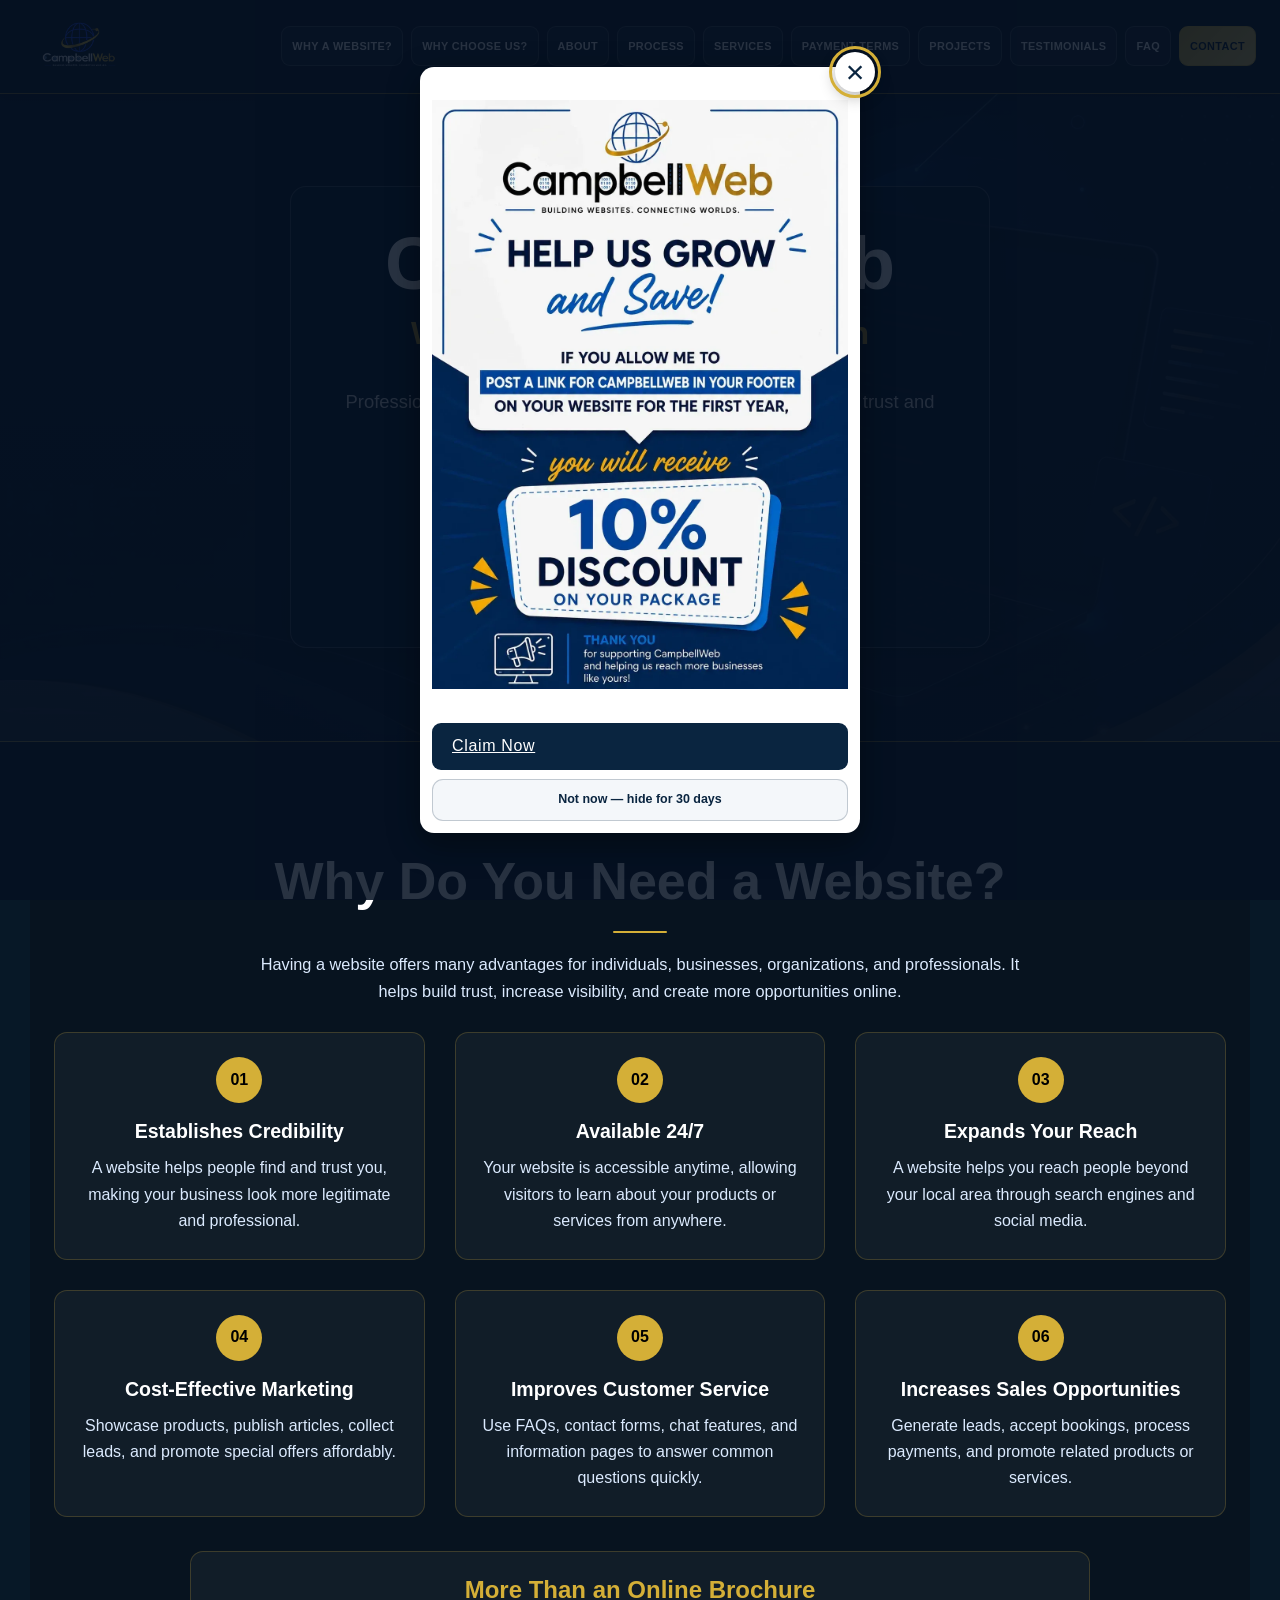
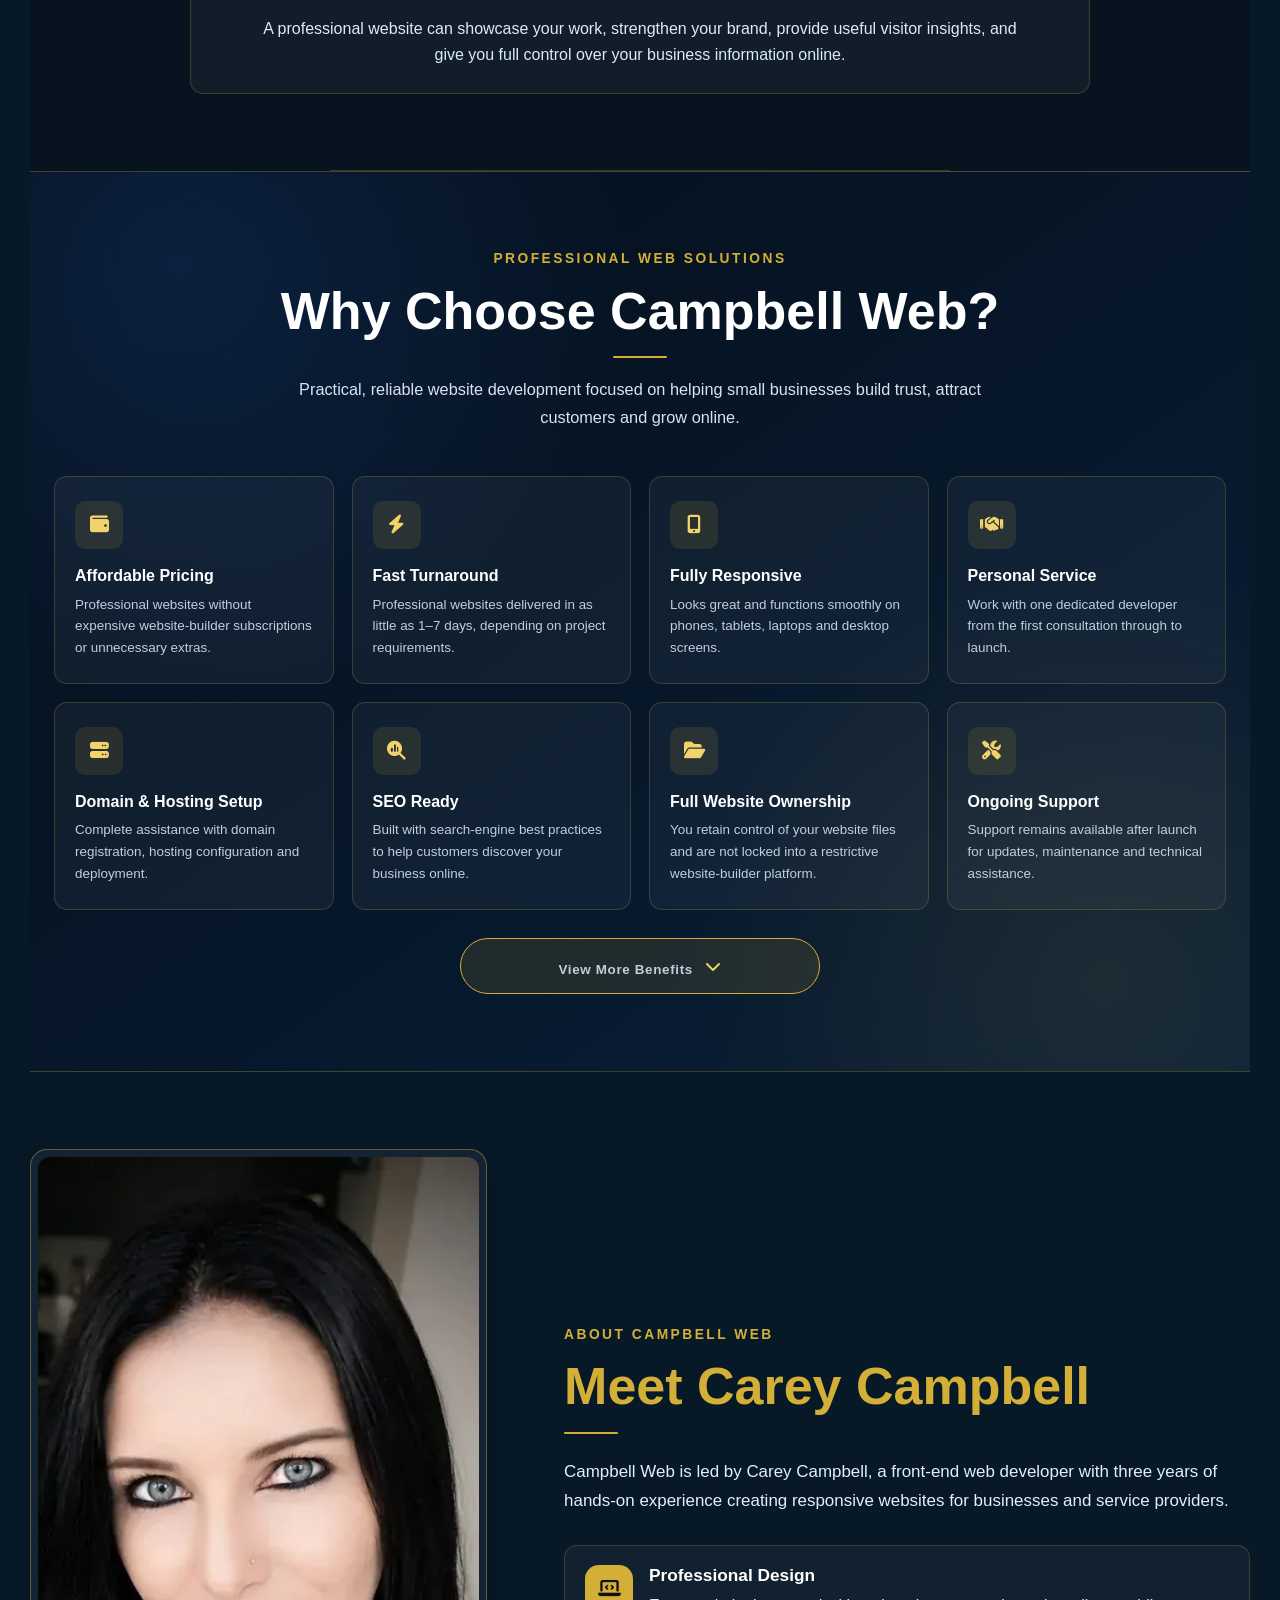
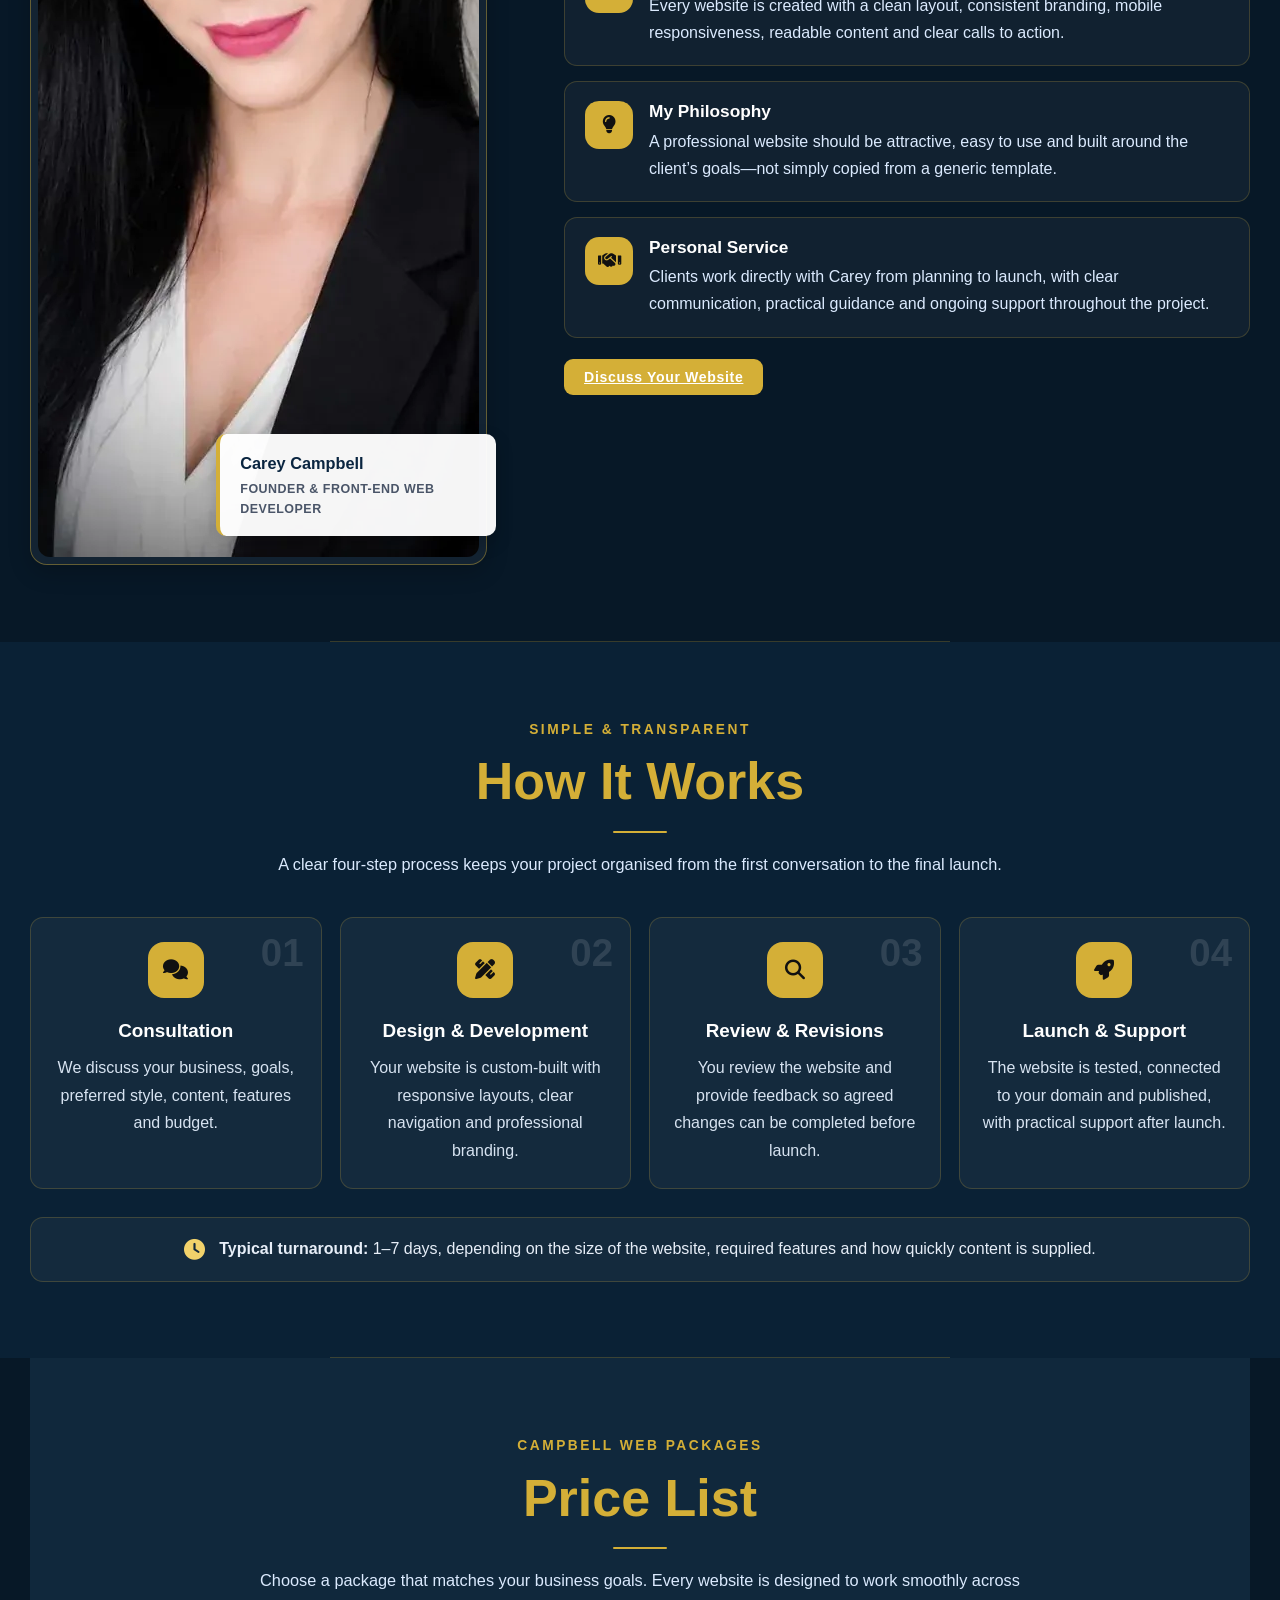
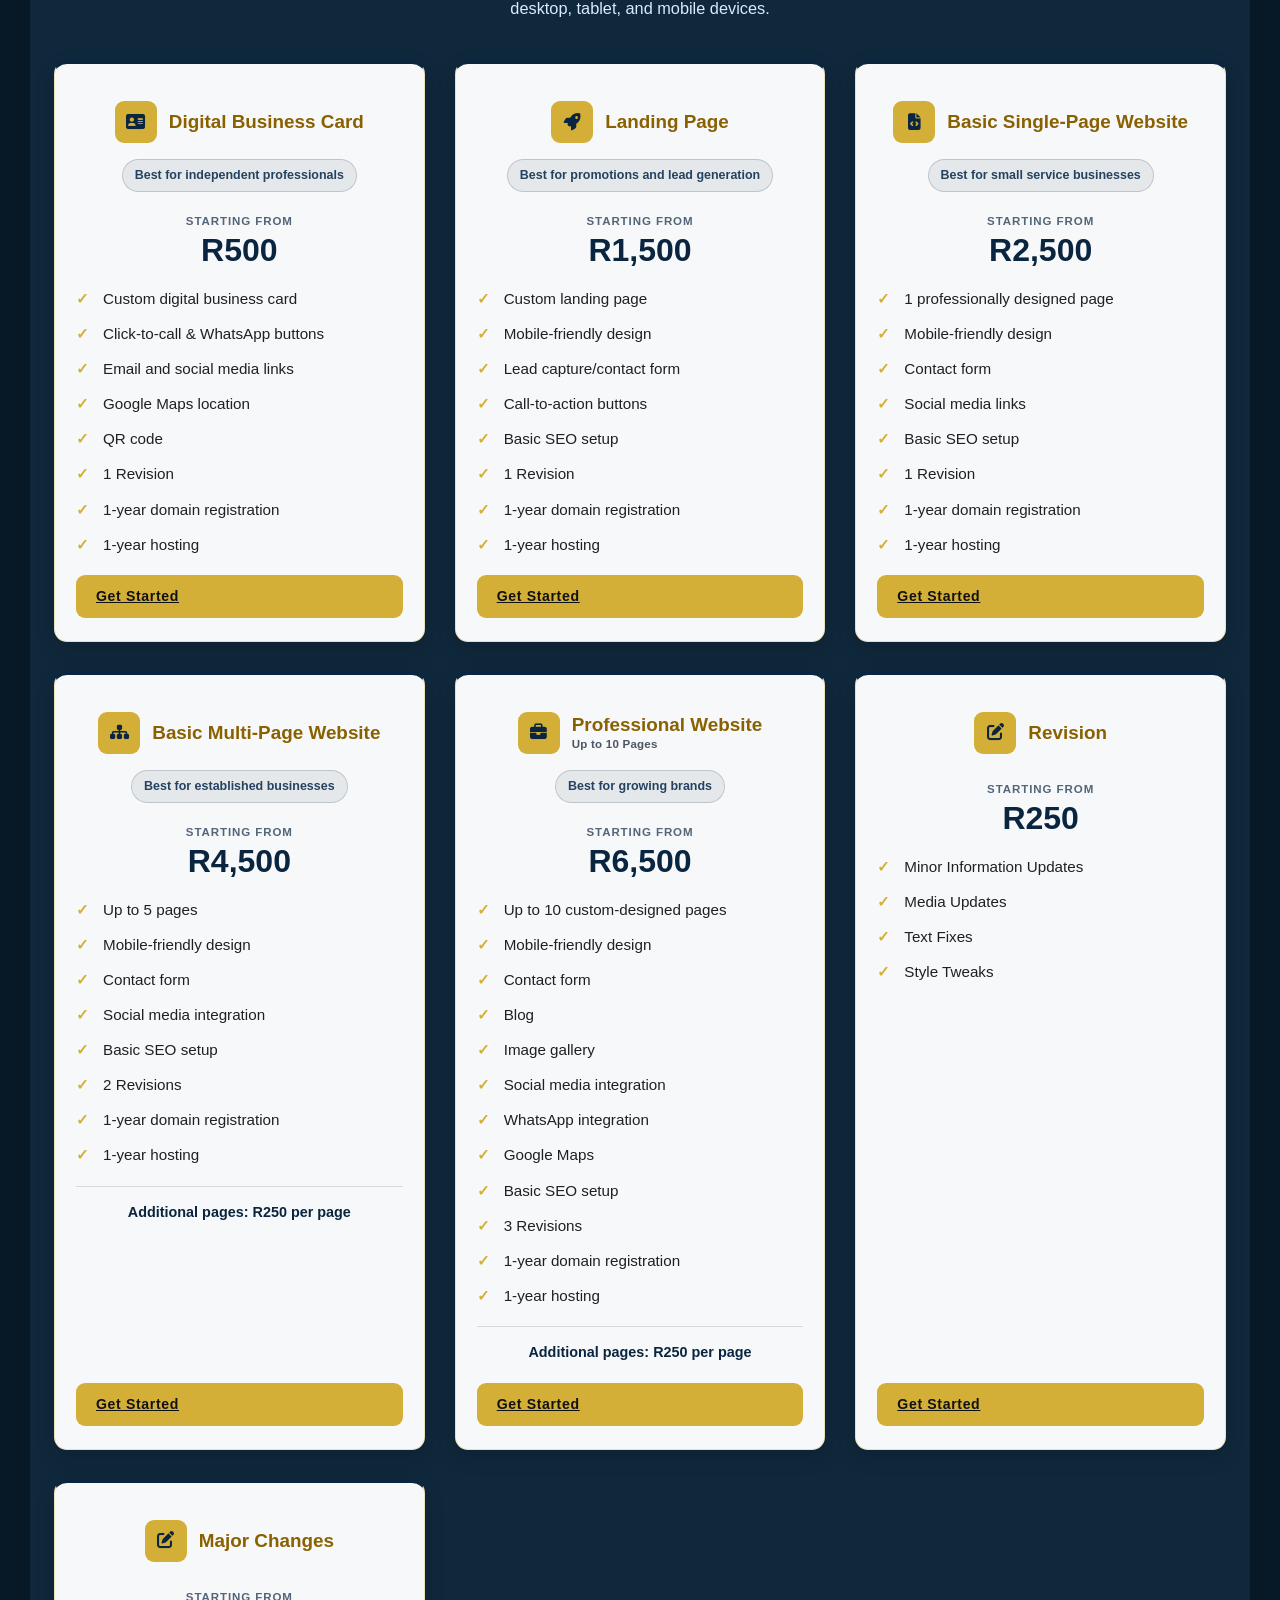
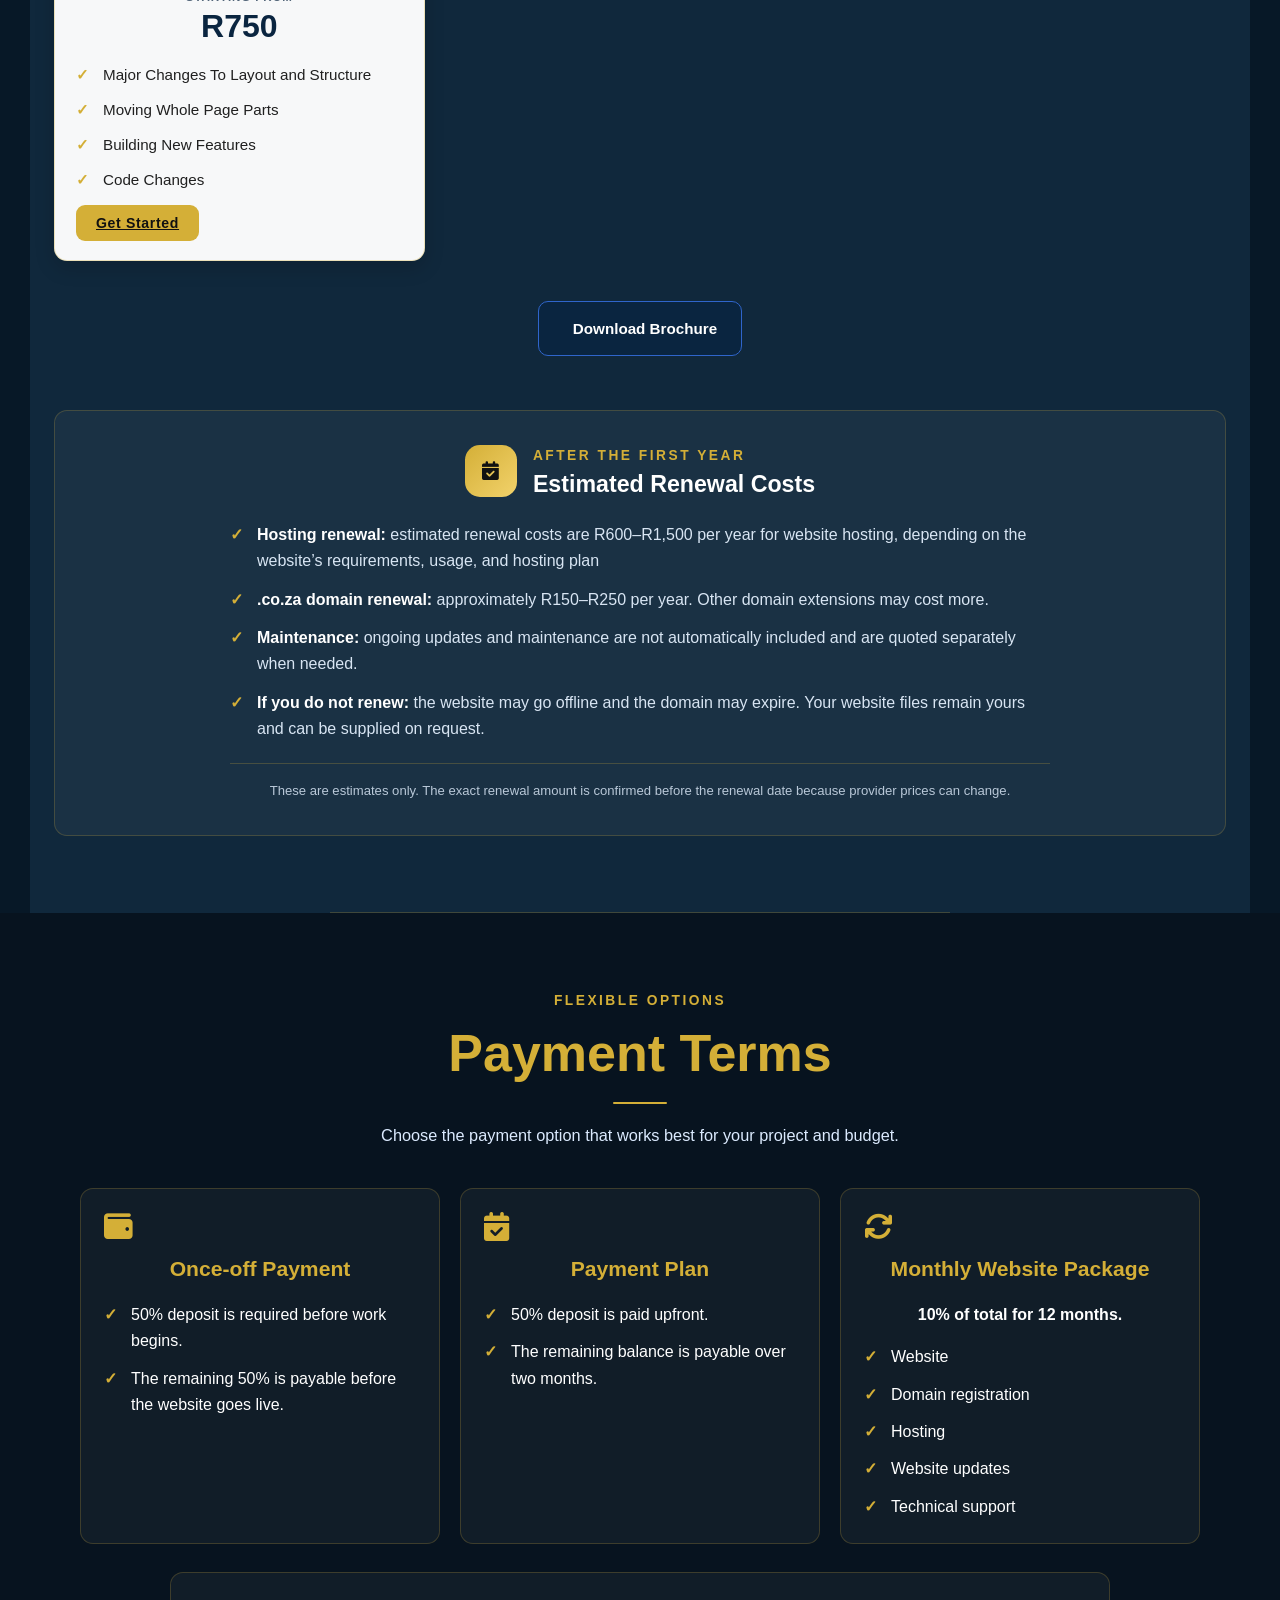
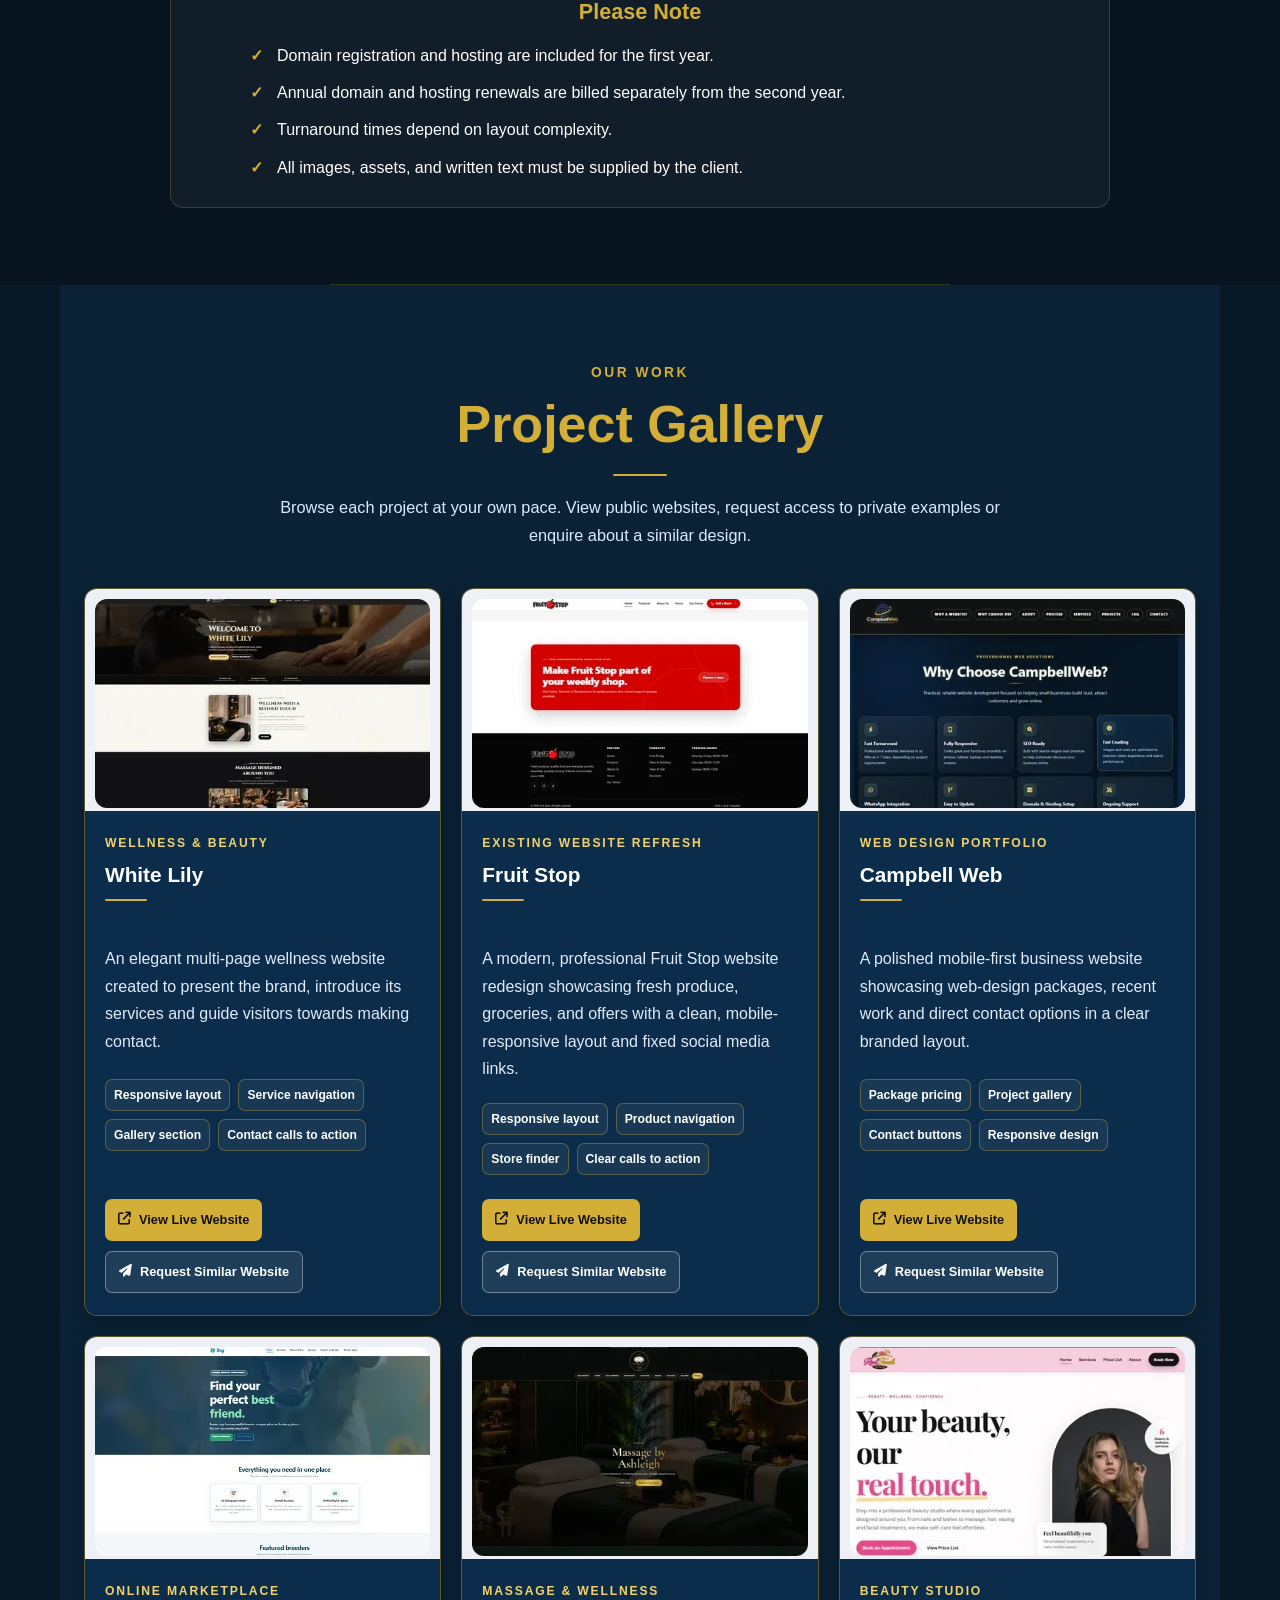
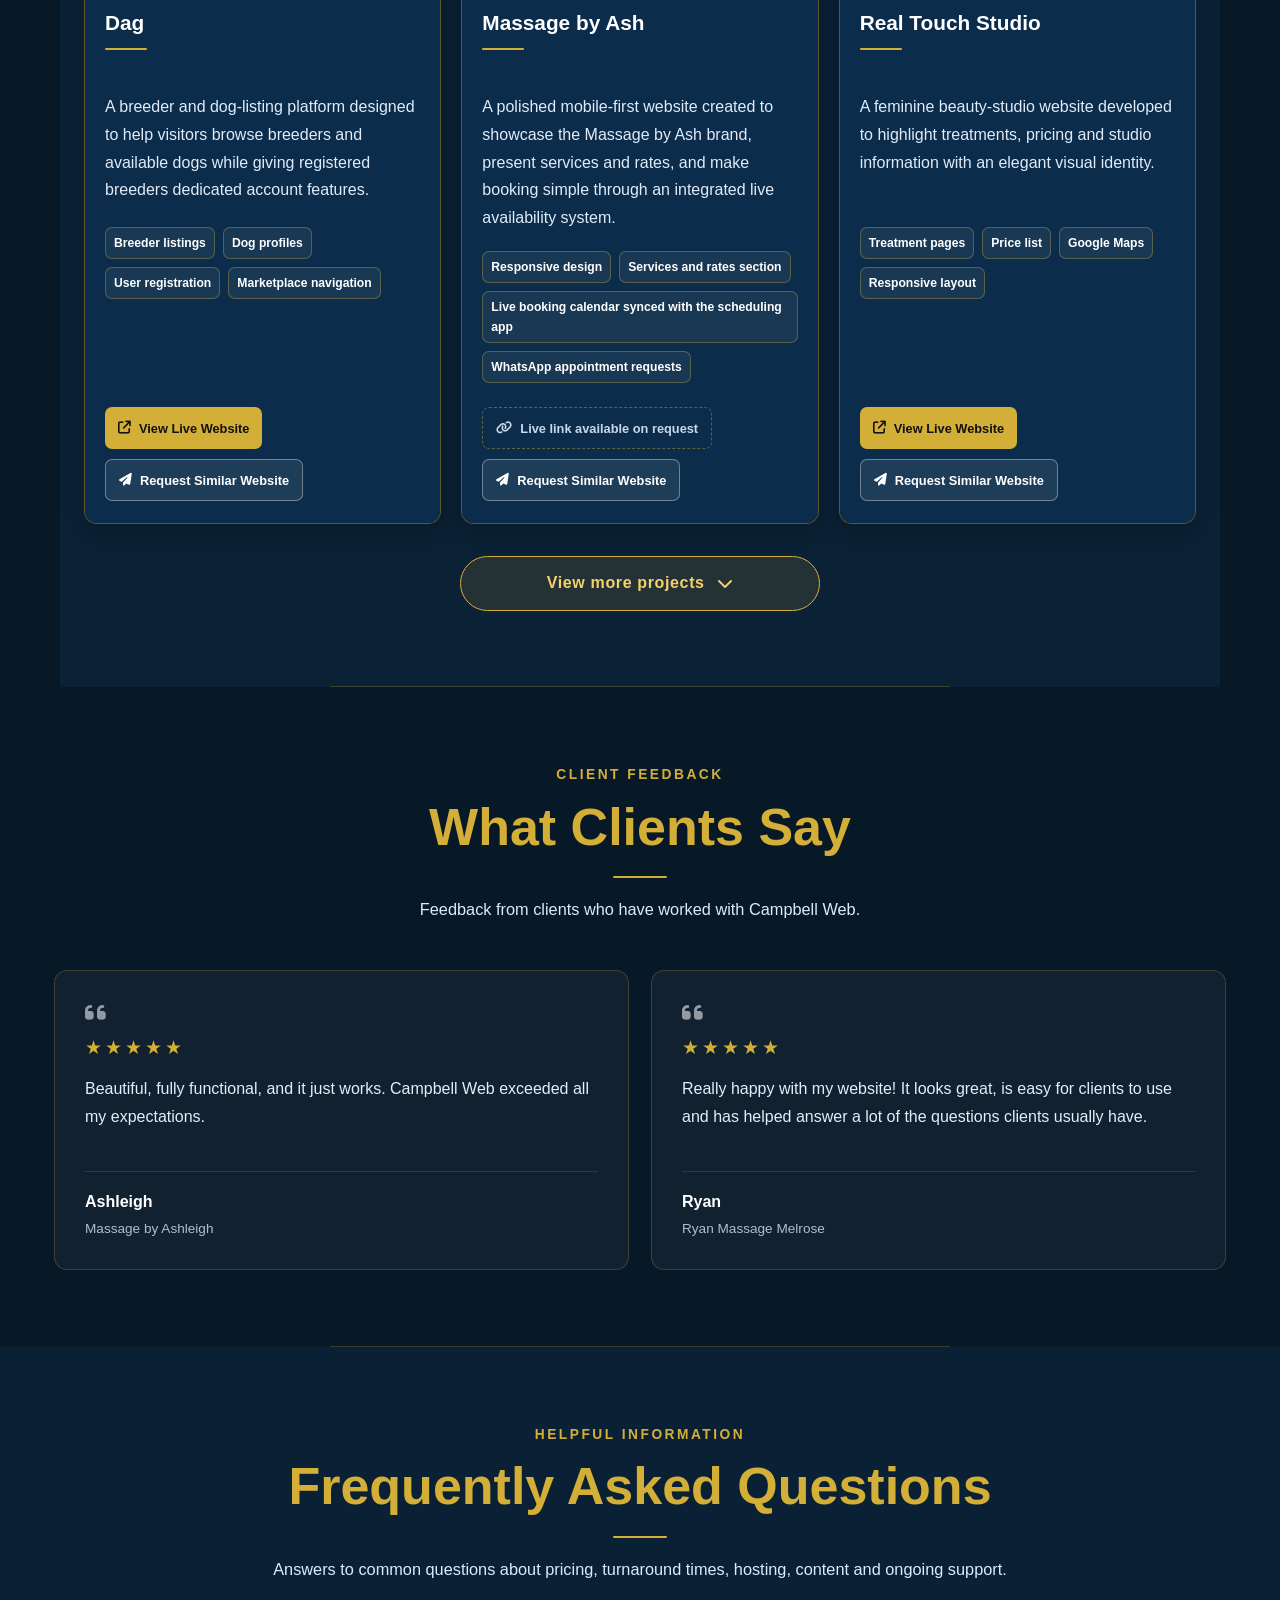
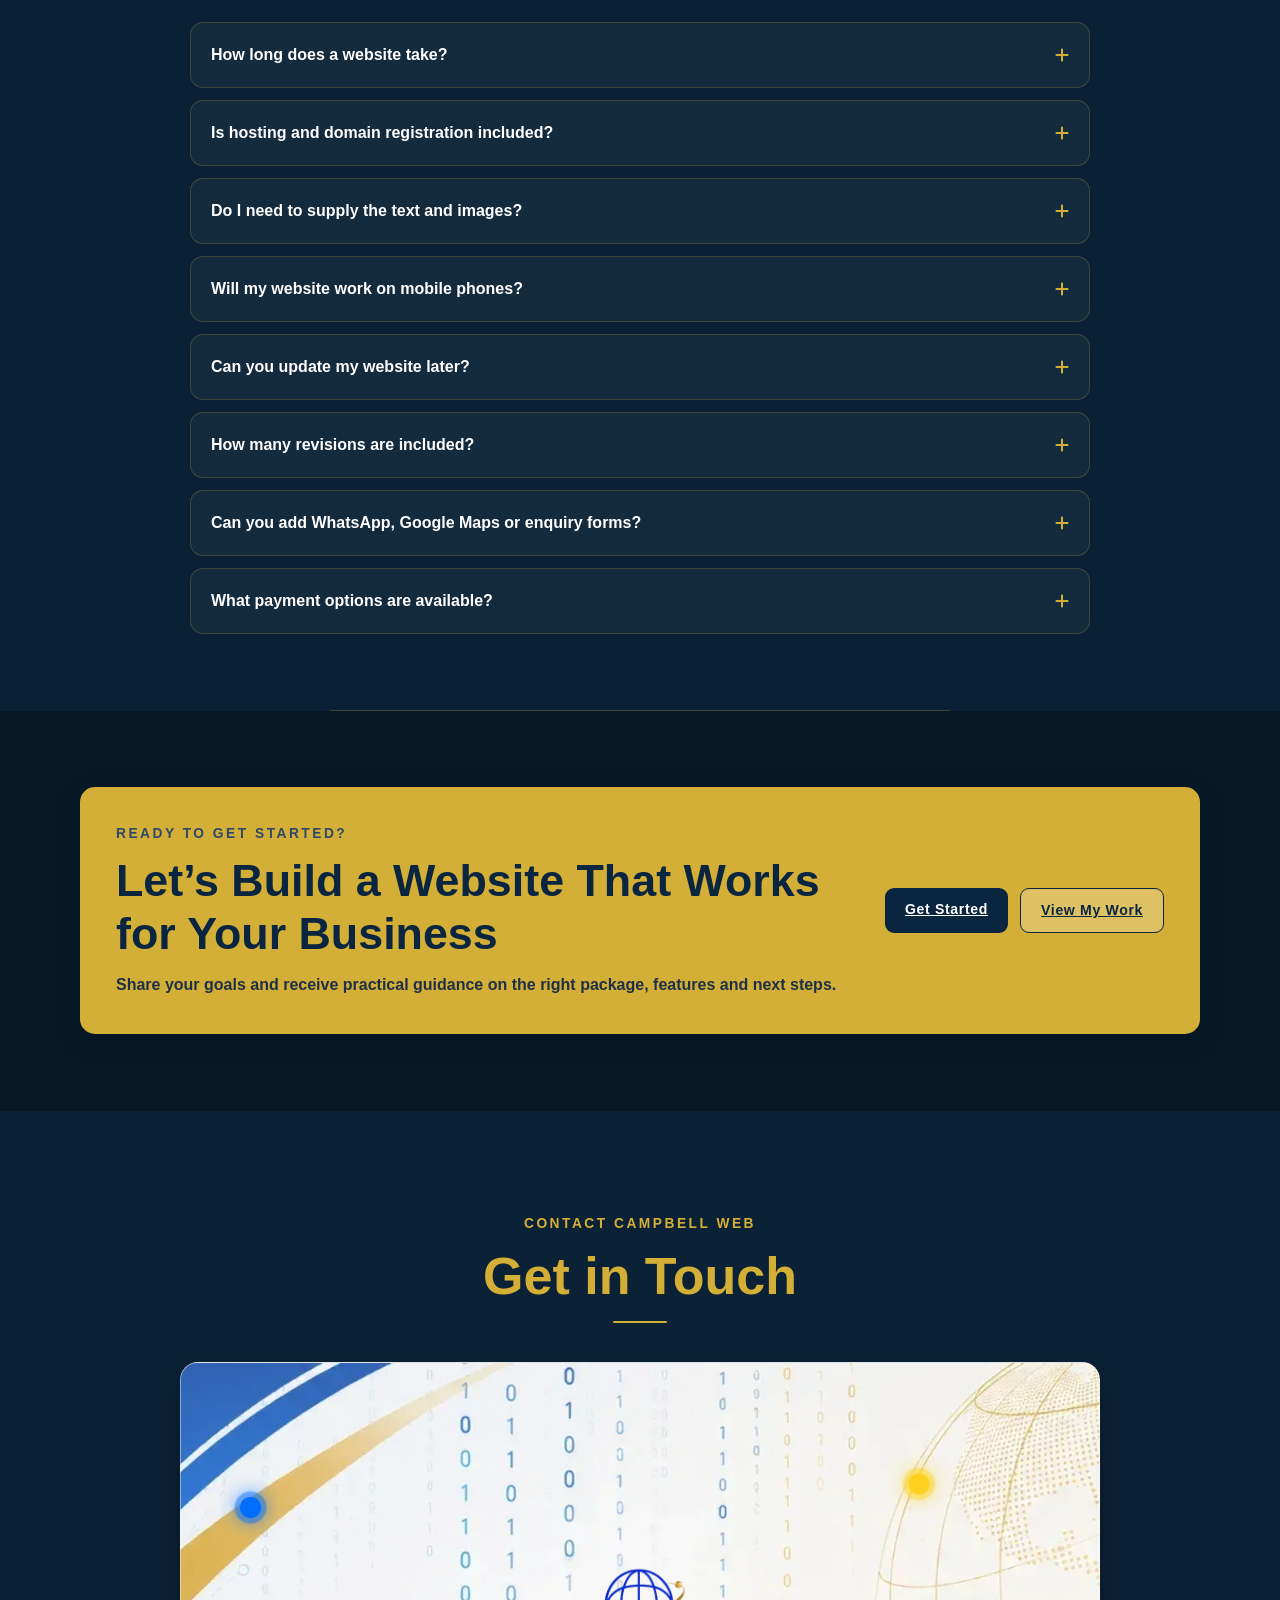
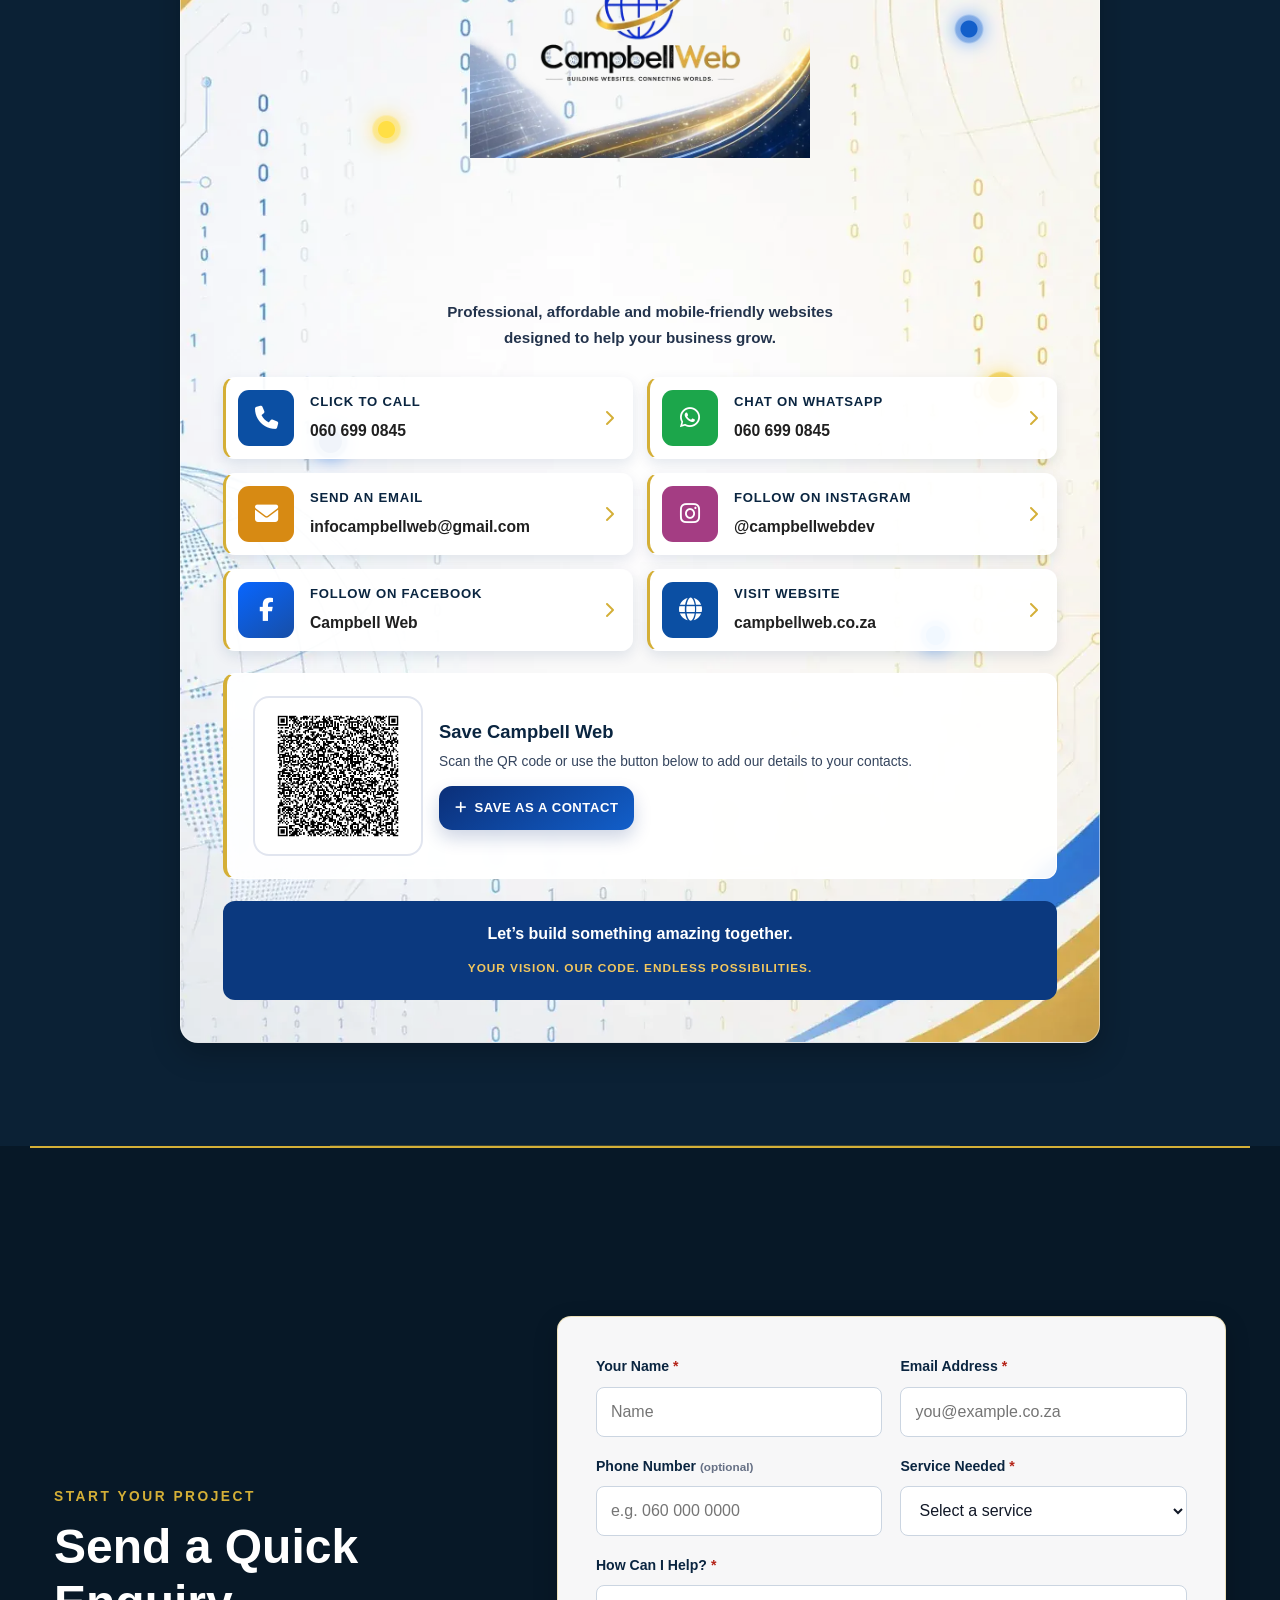
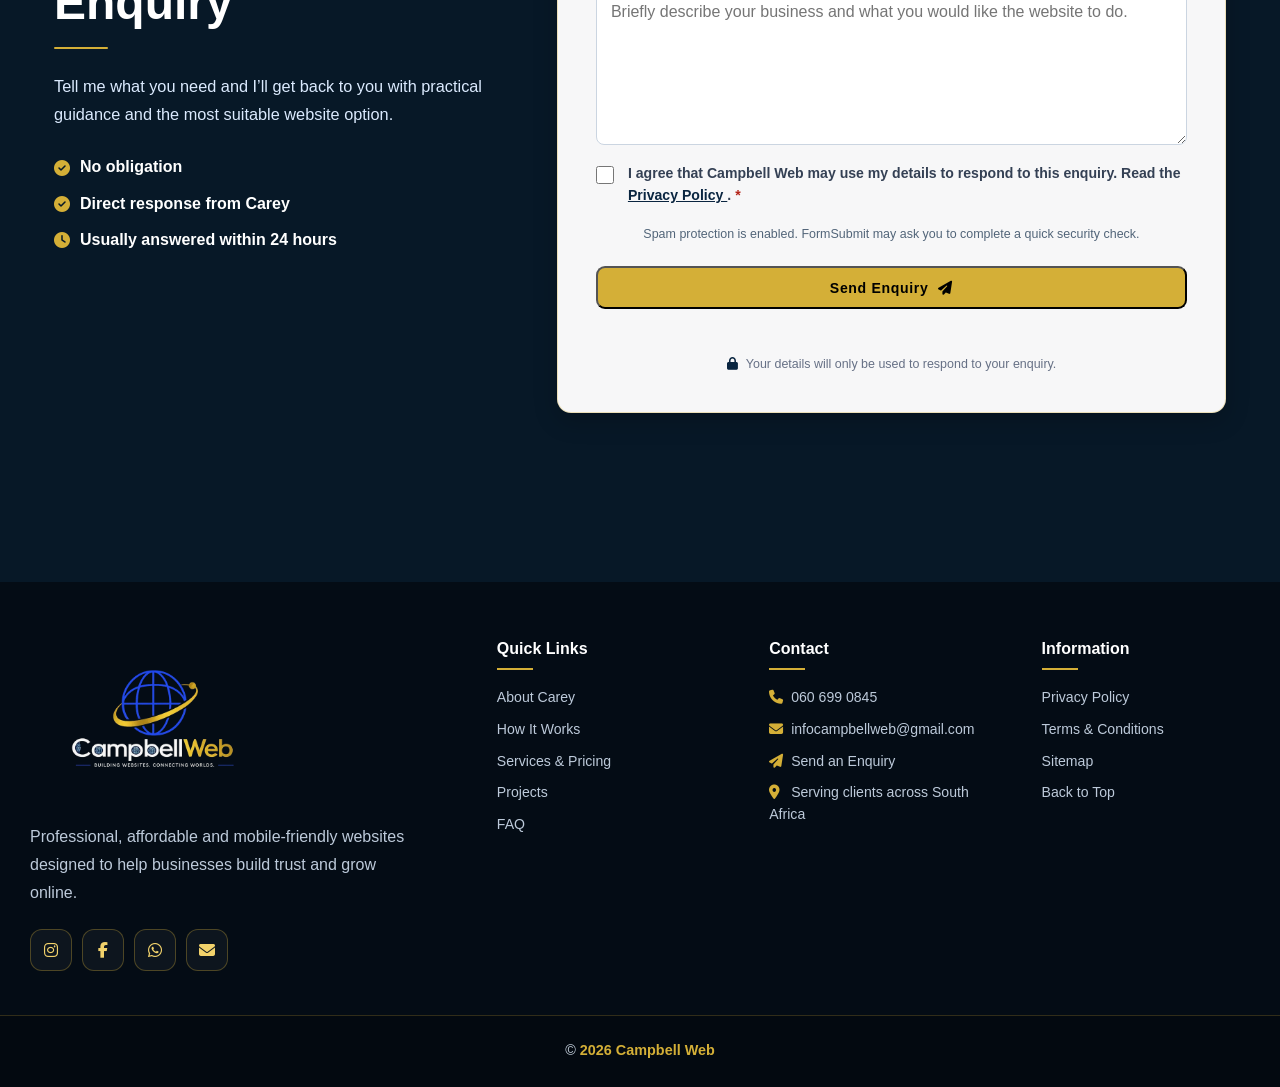
<file: index.html>
<!DOCTYPE html>
<html lang="en">
 <head>
  <meta charset="utf-8"/>
  <meta content="width=device-width, initial-scale=1.0" name="viewport"/>

  <!-- BASIC PAGE INFORMATION -->
  <title>
   Campbell Web | Professional Web Design &amp; Front-End Development
  </title>
  <meta content="Campbell Web creates professional, affordable and mobile-friendly websites for businesses throughout South Africa." name="description"/>
  <meta content="Campbell Web" name="author"/>
  <meta content="index, follow, max-image-preview:large" name="robots"/>
  <meta content="#0A2540" name="theme-color"/>

  <!-- SEO AND SOCIAL SHARING -->
  <link href="https://campbellweb.co.za/" rel="canonical"/>
  <meta content="website" property="og:type"/>
  <meta content="Campbell Web" property="og:site_name"/>
  <meta content="Campbell Web | Professional Website Development" property="og:title"/>
  <meta content="Professional, affordable and mobile-friendly websites designed to help your business grow." property="og:description"/>
  <meta content="https://campbellweb.co.za/" property="og:url"/>
  <meta content="https://campbellweb.co.za/images/og-image.jpg" property="og:image"/>
  <meta content="1200" property="og:image:width"/>
  <meta content="630" property="og:image:height"/>
  <meta content="Campbell Web website design and front-end development" property="og:image:alt"/>
  <meta content="summary_large_image" name="twitter:card"/>
  <meta content="Campbell Web | Professional Website Design" name="twitter:title"/>
  <meta content="Professional, affordable and mobile-friendly websites for businesses." name="twitter:description"/>
  <meta content="https://campbellweb.co.za/images/og-image.jpg" name="twitter:image"/>
  <link href="images/favicon-32x32.png" rel="icon" sizes="32x32" type="image/png"/>
  <link href="images/favicon-16x16.png" rel="icon" sizes="16x16" type="image/png"/>
  <link href="images/apple-touch-icon.png" rel="apple-touch-icon" sizes="180x180"/>
  <meta content="yes" name="mobile-web-app-capable"/>
  <meta content="yes" name="apple-mobile-web-app-capable"/>
  <meta content="black-translucent" name="apple-mobile-web-app-status-bar-style"/>
  <meta content="Campbell Web" name="apple-mobile-web-app-title"/>

  <!-- FAVICONS AND PWA SETTINGS -->
  <link href="site.webmanifest" rel="manifest"/>
  <link as="image" href="hero.webp" rel="preload" type="image/webp"/>
<!-- MAIN STYLESHEET -->
  <link href="style.css?v=20260810-project-dropdown" rel="stylesheet"/>

  <!-- DESKTOP NAVIGATION OVERRIDE
       Shows the navigation links permanently on tablet/desktop screens.
       The existing dropdown menu remains unchanged on mobile screens. -->
  <style>
   @media (min-width: 769px) {
    html {
     scroll-padding-top: var(--sticky-header-offset, 112px);
    }

    .theme-header .nav-container {
     width: min(1320px, 100%);
     min-height: 78px;
     margin: 0 auto;
     padding: 9px 24px;
     display: flex;
     flex-direction: row;
     align-items: center;
     justify-content: space-between;
     gap: 16px;
    }

    .theme-header .logo {
     flex: 0 0 auto;
    }

    .theme-header .logo-img {
     width: 112px;
    }

    .theme-header .nav-toggle {
     display: none !important;
    }

    .theme-header .nav-links,
    .theme-header .nav-links.is-open {
     width: auto;
     max-width: none;
     max-height: none;
     margin: 0;
     padding: 0;
     display: flex;
     flex: 1 1 auto;
     flex-wrap: wrap;
     align-items: center;
     justify-content: flex-end;
     gap: 6px;
     overflow: visible;
     opacity: 1;
     visibility: visible;
     pointer-events: auto;
     transform: none;
    }

    .theme-header .nav-links a {
     min-height: 38px;
     padding: 7px 9px;
     border: 1px solid rgba(255, 255, 255, 0.18);
     border-radius: 9px;
     background: rgba(255, 255, 255, 0.055);
     color: #ffffff;
     font-size: 0.66rem;
     font-weight: 800;
     letter-spacing: 0.025em;
     white-space: nowrap;
     box-shadow: none;
    }

    .theme-header .nav-links a:hover,
    .theme-header .nav-links a:focus-visible {
     border-color: rgba(212, 175, 55, 0.78);
     background: rgba(212, 175, 55, 0.12);
     color: var(--accent-gold-light);
    }

    .theme-header .nav-links .nav-contact-button {
     border-color: var(--accent-gold);
     background: linear-gradient(135deg, var(--accent-gold), var(--accent-gold-light));
     color: #071827;
    }
   }

   @media (min-width: 1100px) {
    html {
     scroll-padding-top: var(--sticky-header-offset, 96px);
    }

    .theme-header .nav-links {
     flex-wrap: nowrap;
     gap: 8px;
    }

    .theme-header .nav-links a {
     min-height: 40px;
     padding: 8px 10px;
     font-size: 0.68rem;
     letter-spacing: 0.035em;
    }
   }
  </style>
<noscript>
</noscript>

  <!-- STRUCTURED DATA -->
  <script type="application/ld+json">
   {
  "@context": "https://schema.org",
  "@type": "ProfessionalService",
  "name": "Campbell Web",
  "url": "https://campbellweb.co.za/",
  "logo": "https://campbellweb.co.za/images/logo.webp",
  "image": "https://campbellweb.co.za/images/og-image.jpg",
  "description": "Professional, affordable and mobile-friendly website design and front-end development for businesses throughout South Africa.",
  "telephone": "+27 60 699 0845",
  "email": "infocampbellweb@gmail.com",
  "areaServed": "South Africa",
  "founder": {
    "@type": "Person",
    "name": "Carey Campbell",
    "jobTitle": "Founder and Front-End Web Developer"
  },
  "sameAs": [
    "https://www.instagram.com/campbellwebdev/",
    "https://www.facebook.com/profile.php?id=61590211885373"
  ]
}
  </script>
   <link href="assets/icons.css?v=20260804-project12" rel="stylesheet"/>
 </head>
 <body>
  <a class="skip-link" href="#main-content">
   Skip to main content
  </a>
  <div aria-hidden="true" class="adv-modal" id="advModal">
   <div aria-labelledby="advDialogTitle" aria-modal="true" class="adv-content image-only-content" role="dialog">
    <h2 class="visually-hidden" id="advDialogTitle">
     Limited-time Campbell Web website discount
    </h2>
    <button aria-label="Close advert" class="adv-close-btn" id="closeAdvBtn" type="button">
     &times;
    </button>
    <div class="adv-image-container">
     <img alt="Campbell Web Discount Flyer" class="adv-popup-img" data-src="images/flyer.webp" decoding="async" fetchpriority="low" height="1492" width="1054"/>
    </div>
    <div class="adv-action-row">
     <a class="adv-claim-btn" href="#contact" id="advCtaLink">
      Claim Now
     </a>
     <button class="adv-dismiss-btn" id="advDismissButton" type="button">
      Not now &mdash; hide for 30 days
     </button>
    </div>
   </div>
  </div>

  <!-- SITE HEADER / NAVIGATION -->
  <header class="theme-header">
   <nav aria-label="Main navigation" class="nav-container">
    <a aria-label="Campbell Web home" class="logo" href="#top">
     <img alt="Campbell Web Logo" class="logo-img" decoding="async" fetchpriority="high" height="480" src="images/logo.webp" width="720"/>
    </a>
    <button aria-controls="primaryNavigation" aria-expanded="false" class="nav-toggle" id="navToggle" type="button">
     <i aria-hidden="true" class="fa-solid fa-bars">
     </i>
     <span>
      Menu
     </span>
    </button>
    <div class="nav-links" id="primaryNavigation">
     <a href="#why-website">
      Why a Website?
     </a>
     <a href="#trust-highlights">
      Why Choose Us?
     </a>
     <a href="#about">
      About
     </a>
     <a href="#process">
      Process
     </a>
     <a href="#services">
      Services
     </a>
     <a href="#payment-terms">
      Payment Terms
     </a>
     <a href="#projects">
      Projects
     </a>
      <a href="#testimonials">
      Testimonials
     </a>
     <a href="#faq">
      FAQ
     </a>
     <a class="nav-contact-button" href="#contact">
      Contact
     </a>
    </div>
   </nav>
  </header>

  <!-- MAIN PAGE CONTENT -->
  <main class="main-content" id="main-content">
   <div id="top">
   </div>

   <!-- HERO SECTION -->
   <section aria-label="Campbell Web introduction" class="hero">
    <div class="hero-content">
     <h1>
      Campbell Web
     </h1>
     <h2>
      Web Development and Design
     </h2>
     <p>
      Professional websites designed to strengthen your brand, build trust and help your business grow online.
     </p>
     <div class="hero-trust-line" aria-label="Website features included">
      <span>Mobile Friendly</span>
      <b aria-hidden="true">&middot;</b>
      <span>SEO Ready</span>
      <b aria-hidden="true">&middot;</b>
      <span>Hosting Included</span>
     </div>
     <div class="hero-action-container">
      <a class="hero-btn btn-primary" href="#services">
       View Packages
      </a>
      <a class="hero-btn btn-outline" href="#projects">
       View Projects
      </a>
     </div>
     <a class="hero-text-link" href="#why-website">
      Why does your business need a website?
     </a>
    </div>
   </section>

   <!-- WHY A WEBSITE SECTION -->
   <section class="website-benefits-section" id="why-website">
    <div class="website-benefits-container">
     <p class="section-label">
      Online Presence
     </p>
     <h2>
      Why Do You Need a Website?
     </h2>
     <p class="section-intro">
      Having a website offers many advantages for individuals, businesses, organizations, and professionals.
      It helps build trust, increase visibility, and create more opportunities online.
     </p>
     <br/>
     <div class="benefits-grid">
      <div class="benefit-card">
       <span>
        01
       </span>
       <h3>
        Establishes Credibility
       </h3>
       <p>
        A website helps people find and trust you, making your business look more legitimate and professional.
       </p>
      </div>
      <div class="benefit-card">
       <span>
        02
       </span>
       <h3>
        Available 24/7
       </h3>
       <p>
        Your website is accessible anytime, allowing visitors to learn about your products or services from anywhere.
       </p>
      </div>
      <div class="benefit-card">
       <span>
        03
       </span>
       <h3>
        Expands Your Reach
       </h3>
       <p>
        A website helps you reach people beyond your local area through search engines and social media.
       </p>
      </div>
      <div class="benefit-card">
       <span>
        04
       </span>
       <h3>
        Cost-Effective Marketing
       </h3>
       <p>
        Showcase products, publish articles, collect leads, and promote special offers affordably.
       </p>
      </div>
      <div class="benefit-card">
       <span>
        05
       </span>
       <h3>
        Improves Customer Service
       </h3>
       <p>
        Use FAQs, contact forms, chat features, and information pages to answer common questions quickly.
       </p>
      </div>
      <div class="benefit-card">
       <span>
        06
       </span>
       <h3>
        Increases Sales Opportunities
       </h3>
       <p>
        Generate leads, accept bookings, process payments, and promote related products or services.
       </p>
      </div>
     </div>
     <div class="benefits-summary">
      <h3>
       More Than an Online Brochure
      </h3>
      <p>
       A professional website can showcase your work, strengthen your brand, provide useful visitor insights, and give you full control over your business information online.
      </p>
     </div>
    </div>
   </section>

   <!-- WHY CHOOSE CAMPBELL  WEB SECTION -->
   <section aria-label="Why choose Campbell Web" class="trust-highlights" id="trust-highlights">
    <div class="trust-highlights-heading">
     <p class="section-label">
      Professional Web Solutions
     </p>
     <h2>
      Why Choose Campbell Web?
     </h2>
     <p>
      Practical, reliable website development focused on helping small businesses build trust, attract customers and grow online.
     </p>
    </div>
    <div class="trust-highlights-grid">
     <article>
      <i aria-hidden="true" class="fa-solid fa-wallet">
      </i>
      <div>
       <strong>
        Affordable Pricing
       </strong>
       <span>
        Professional websites without expensive website-builder subscriptions or unnecessary extras.
       </span>
      </div>
     </article>
     <article>
      <i aria-hidden="true" class="fa-solid fa-bolt">
      </i>
      <div>
       <strong>
        Fast Turnaround
       </strong>
       <span>
        Professional websites delivered in as little as 1&ndash;7 days, depending on project requirements.
       </span>
      </div>
     </article>
     <article>
      <i aria-hidden="true" class="fa-solid fa-mobile-screen-button">
      </i>
      <div>
       <strong>
        Fully Responsive
       </strong>
       <span>
        Looks great and functions smoothly on phones, tablets, laptops and desktop screens.
       </span>
      </div>
     </article>
     <article>
      <i aria-hidden="true" class="fa-solid fa-handshake">
      </i>
      <div>
       <strong>
        Personal Service
       </strong>
       <span>
        Work with one dedicated developer from the first consultation through to launch.
       </span>
      </div>
     </article>
     <article>
      <i aria-hidden="true" class="fa-solid fa-server">
      </i>
      <div>
       <strong>
        Domain &amp; Hosting Setup
       </strong>
       <span>
        Complete assistance with domain registration, hosting configuration and deployment.
       </span>
      </div>
     </article>
     <article>
      <i aria-hidden="true" class="fa-solid fa-magnifying-glass-chart">
      </i>
      <div>
       <strong>
        SEO Ready
       </strong>
       <span>
        Built with search-engine best practices to help customers discover your business online.
       </span>
      </div>
     </article>
     <article>
      <i aria-hidden="true" class="fa-solid fa-folder-open">
      </i>
      <div>
       <strong>
        Full Website Ownership
       </strong>
       <span>
        You retain control of your website files and are not locked into a restrictive website-builder platform.
       </span>
      </div>
     </article>
     <article>
      <i aria-hidden="true" class="fa-solid fa-screwdriver-wrench">
      </i>
      <div>
       <strong>
        Ongoing Support
       </strong>
       <span>
        Support remains available after launch for updates, maintenance and technical assistance.
       </span>
      </div>
     </article>
    </div>
    <details class="more-benefits">
     <summary>
      <span>
       View More Benefits
      </span>
      <i aria-hidden="true" class="fa-solid fa-chevron-down">
      </i>
     </summary>
     <div class="trust-highlights-grid additional-benefits-grid">
      <article class="additional-benefit">
       <i aria-hidden="true" class="fa-solid fa-gauge-high">
       </i>
       <div>
        <strong>
         Fast Loading
        </strong>
        <span>
         Images and code are optimised to improve visitor experience and search performance.
        </span>
       </div>
      </article>
      <article class="additional-benefit">
       <i aria-hidden="true" class="fa-brands fa-whatsapp">
       </i>
       <div>
        <strong>
         WhatsApp Integration
        </strong>
        <span>
         Let customers contact your business instantly with a convenient one-click button.
        </span>
       </div>
      </article>
      <article class="additional-benefit">
       <i aria-hidden="true" class="fa-solid fa-code-branch">
       </i>
       <div>
        <strong>
         Easy to Update
        </strong>
        <span>
         Clean, organised code makes future text, image and information changes simpler.
        </span>
       </div>
      </article>
      <article class="additional-benefit">
       <i aria-hidden="true" class="fa-solid fa-store">
       </i>
       <div>
        <strong>
         Designed for Small Businesses
        </strong>
        <span>
         Websites are created to generate enquiries, bookings and sales&mdash;not only to look attractive.
        </span>
       </div>
      </article>
      <article class="additional-benefit">
       <i aria-hidden="true" class="fa-solid fa-shield-halved">
       </i>
       <div>
        <strong>
         Secure Development
        </strong>
        <span>
         Security-conscious practices help protect your website, enquiries and customer information.
        </span>
       </div>
      </article>
      <article class="additional-benefit">
       <i aria-hidden="true" class="fa-solid fa-chart-line">
       </i>
       <div>
        <strong>
         Built to Grow
        </strong>
        <span>
         Your website can expand with additional pages, services and features as your business develops.
        </span>
       </div>
      </article>
      <article class="additional-benefit">
       <i aria-hidden="true" class="fa-solid fa-pen-ruler">
       </i>
       <div>
        <strong>
         Unique Designs
        </strong>
        <span>
         Every design is tailored to your brand instead of relying on a generic ready-made template.
        </span>
       </div>
      </article>
      <article class="additional-benefit">
       <i aria-hidden="true" class="fa-solid fa-calendar-check">
       </i>
       <div>
        <strong>
         Contact Forms &amp; Booking
        </strong>
        <span>
         Enquiry forms, booking options and social links make it easier for customers to take action.
        </span>
       </div>
      </article>
      <article class="additional-benefit">
       <i aria-hidden="true" class="fa-solid fa-palette">
       </i>
       <div>
        <strong>
         Professional Visual Design
        </strong>
        <span>
         Modern layouts, typography, imagery and colour choices help your business build trust.
        </span>
       </div>
      </article>
      <article class="additional-benefit">
       <i aria-hidden="true" class="fa-solid fa-list-check">
       </i>
       <div>
        <strong>
         Clear Project Planning
        </strong>
        <span>
         Project scope, required content, deliverables and expected timelines are clarified before development begins.
        </span>
       </div>
      </article>
      <article class="additional-benefit">
       <i aria-hidden="true" class="fa-solid fa-window-maximize">
       </i>
       <div>
        <strong>
         Cross-Browser Compatibility
        </strong>
        <span>
         Your website is checked across major modern browsers to provide a consistent visitor experience.
        </span>
       </div>
      </article>
      <article class="additional-benefit">
       <i aria-hidden="true" class="fa-solid fa-universal-access">
       </i>
       <div>
        <strong>
         Accessibility-Conscious
        </strong>
        <span>
         Readable contrast, organised headings and user-friendly navigation are considered throughout the design.
        </span>
       </div>
      </article>
      <article class="additional-benefit">
       <i aria-hidden="true" class="fa-solid fa-vial-circle-check">
       </i>
       <div>
        <strong>
         Quality Assurance Testing
        </strong>
        <span>
         Links, forms, navigation and responsive layouts are checked carefully before the website is launched.
        </span>
       </div>
      </article>
      <article class="additional-benefit">
       <i aria-hidden="true" class="fa-solid fa-file-pen">
       </i>
       <div>
        <strong>
         Content &amp; Structure Guidance
        </strong>
        <span>
         Practical guidance helps organise your pages, key information and calls to action more effectively.
        </span>
       </div>
      </article>
      <article class="additional-benefit">
       <i aria-hidden="true" class="fa-solid fa-chart-column">
       </i>
       <div>
        <strong>
         Analytics Ready
        </strong>
        <span>
         Your website can be prepared for tools such as Google Analytics and Search Console when required.
        </span>
       </div>
      </article>
      <article class="additional-benefit">
       <i aria-hidden="true" class="fa-solid fa-lightbulb">
       </i>
       <div>
        <strong>
         Honest Recommendations
        </strong>
        <span>
         You receive practical feature suggestions based on your goals and budget&mdash;not unnecessary add-ons.
        </span>
       </div>
      </article>
     </div>
    </details>
   </section>

   <!-- ABOUT SECTION -->
   <section class="about-section" id="about">
    <div class="about-container">
     <div class="about-photo-column">
      <div class="about-photo-frame">
       <img fetchpriority="low" alt="Carey Campbell, founder and front-end web developer at Campbell Web" decoding="async" height="1000" loading="lazy" src="images/carey.webp" width="1000"/>
       <div class="about-photo-badge">
        <strong>
         Carey Campbell
        </strong>
        <span>
         Founder &amp; Front-End Web Developer
        </span>
       </div>
      </div>
     </div>
     <div class="about-content">
      <p class="section-label">
       About Campbell Web
      </p>
      <h2>
       Meet Carey Campbell
      </h2>
      <p class="about-lead">
       Campbell Web is led by Carey Campbell, a front-end web developer with three years of hands-on experience creating responsive websites for businesses and service providers.
      </p>
      <div class="about-details-grid">
       <article class="about-detail-card">
        <i aria-hidden="true" class="fa-solid fa-laptop-code">
        </i>
        <div>
         <h3>
          Professional Design
         </h3>
         <p>
          Every website is created with a clean layout, consistent branding, mobile responsiveness, readable content and clear calls to action.
         </p>
        </div>
       </article>
       <article class="about-detail-card">
        <i aria-hidden="true" class="fa-solid fa-lightbulb">
        </i>
        <div>
         <h3>
          My Philosophy
         </h3>
         <p>
          A professional website should be attractive, easy to use and built around the client&rsquo;s goals&mdash;not simply copied from a generic template.
         </p>
        </div>
       </article>
       <article class="about-detail-card">
        <i aria-hidden="true" class="fa-solid fa-handshake">
        </i>
        <div>
         <h3>
          Personal Service
         </h3>
         <p>
          Clients work directly with Carey from planning to launch, with clear communication, practical guidance and ongoing support throughout the project.
         </p>
        </div>
       </article>
      </div><br>
      <a class="btn btn-gold about-cta" href="#contact">
       Discuss Your Website
      </a>
     </div>
    </div>
   </section>

   <!-- PROCESS SECTION -->
   <section class="process-section" id="process">
    <div class="section-heading">
     <p class="section-label">
      Simple &amp; Transparent
     </p>
     <h2>
      How It Works
     </h2>
     <p class="section-intro">
      A clear four-step process keeps your project organised from the first conversation to the final launch.
     </p>
    </div>
    <div class="process-grid">
     <article class="process-card">
      <span class="process-number">
       01
      </span>
      <i aria-hidden="true" class="fa-solid fa-comments">
      </i>
      <h3>
       Consultation
      </h3>
      <p>
       We discuss your business, goals, preferred style, content, features and budget.
      </p>
     </article>
     <article class="process-card">
      <span class="process-number">
       02
      </span>
      <i aria-hidden="true" class="fa-solid fa-pen-ruler">
      </i>
      <h3>
       Design &amp; Development
      </h3>
      <p>
       Your website is custom-built with responsive layouts, clear navigation and professional branding.
      </p>
     </article>
     <article class="process-card">
      <span class="process-number">
       03
      </span>
      <i aria-hidden="true" class="fa-solid fa-magnifying-glass">
      </i>
      <h3>
       Review &amp; Revisions
      </h3>
      <p>
       You review the website and provide feedback so agreed changes can be completed before launch.
      </p>
     </article>
     <article class="process-card">
      <span class="process-number">
       04
      </span>
      <i aria-hidden="true" class="fa-solid fa-rocket">
      </i>
      <h3>
       Launch &amp; Support
      </h3>
      <p>
       The website is tested, connected to your domain and published, with practical support after launch.
      </p>
     </article>
    </div>
    <div class="turnaround-note">
     <i aria-hidden="true" class="fa-solid fa-clock">
     </i>
     <p>
      <strong>
       Typical turnaround:
      </strong>
      1&ndash;7 days, depending on the size of the website, required features and how quickly content is supplied.
     </p>
    </div>
   </section>

   <!-- SERVICES AND PRICING SECTION -->
   <section class="services-section" id="services">
    <div class="pricing-header-container">
     <span class="pricing-subtitle">
      Campbell Web Packages
     </span>
     <h2 class="pricing-main-title">
      Price List
     </h2>
     <div class="title-divider-line">
     </div>
     <p class="section-intro">
      Choose a package that matches your business goals. Every website is designed to work smoothly across desktop, tablet, and mobile devices.
     </p>
    </div>
    <div class="services-grid">
     <article class="card">
      <div class="card-content">
       <h3>
        <span class="package-heading-icon">
         <i aria-hidden="true" class="fa-solid fa-address-card">
         </i>
        </span>
        <span>
         Digital Business Card
        </span>
       </h3>
       <p class="package-best-for">
        Best for independent professionals
       </p>
       <div class="price-tag">
        <span class="price-prefix">
         Starting from
        </span>
        <strong>
         R500
        </strong>
       </div>
       <ul>
        <li>
         Custom digital business card
        </li>
        <li>
         Click-to-call &amp; WhatsApp buttons
        </li>
        <li>
         Email and social media links
        </li>
        <li>
         Google Maps location
        </li>
        <li>
         QR code
        </li>
        <li>
         1 Revision
        </li>
        <li>
         1-year domain registration
        </li>
        <li>
         1-year hosting
        </li>
       </ul>
      </div>
      <a class="btn btn-gold quote-link" data-service="Digital Business Card" href="#enquiry">
       Get Started
      </a>
     </article>
     <article class="card">
      <div class="card-content">
       <h3>
        <span class="package-heading-icon">
         <i aria-hidden="true" class="fa-solid fa-rocket">
         </i>
        </span>
        <span>
         Landing Page
        </span>
       </h3>
       <p class="package-best-for">
        Best for promotions and lead generation
       </p>
       <div class="price-tag">
        <span class="price-prefix">
         Starting from
        </span>
        <strong>
         R1,500
        </strong>
       </div>
       <ul>
        <li>
         Custom landing page
        </li>
        <li>
         Mobile-friendly design
        </li>
        <li>
         Lead capture/contact form
        </li>
        <li>
         Call-to-action buttons
        </li>
        <li>
         Basic SEO setup
        </li>
        <li>
         1 Revision
        </li>
        <li>
         1-year domain registration
        </li>
        <li>
         1-year hosting
        </li>
       </ul>
      </div>
      <a class="btn btn-gold quote-link" data-service="Landing Page" href="#enquiry">
       Get Started
      </a>
     </article>
     <article class="card">
      <div class="card-content">
       <h3>
        <span class="package-heading-icon">
         <i aria-hidden="true" class="fa-solid fa-file-code">
         </i>
        </span>
        <span>
         Basic Single-Page Website
        </span>
       </h3>
       <p class="package-best-for">
        Best for small service businesses
       </p>
       <div class="price-tag">
        <span class="price-prefix">
         Starting from
        </span>
        <strong>
         R2,500
        </strong>
       </div>
       <ul>
        <li>
         1 professionally designed page
        </li>
        <li>
         Mobile-friendly design
        </li>
        <li>
         Contact form
        </li>
        <li>
         Social media links
        </li>
        <li>
         Basic SEO setup
        </li>
        <li>
         1 Revision
        </li>
        <li>
         1-year domain registration
        </li>
        <li>
         1-year hosting
        </li>
       </ul>
      </div>
      <a class="btn btn-gold quote-link" data-service="Single-Page Website" href="#enquiry">
       Get Started
      </a>
     </article>
     <article class="card">
      <div class="card-content">
       <h3>
        <span class="package-heading-icon">
         <i aria-hidden="true" class="fa-solid fa-sitemap">
         </i>
        </span>
        <span>
         Basic Multi-Page Website
        </span>
       </h3>
       <p class="package-best-for">
        Best for established businesses
       </p>
       <div class="price-tag">
        <span class="price-prefix">
         Starting from
        </span>
        <strong>
         R4,500
        </strong>
       </div>
       <ul>
        <li>
         Up to 5 pages
        </li>
        <li>
         Mobile-friendly design
        </li>
        <li>
         Contact form
        </li>
        <li>
         Social media integration
        </li>
        <li>
         Basic SEO setup
        </li>
        <li>
         2 Revisions
        </li>
        <li>
         1-year domain registration
        </li>
        <li>
         1-year hosting
        </li>
       </ul>
       <p class="package-note">
        Additional pages: R250 per page
       </p>
      </div>
      <a class="btn btn-gold quote-link" data-service="Multi-Page Website" href="#enquiry">
       Get Started
      </a>
     </article>
     <article class="card">
      <div class="card-content">
       <h3>
        <span class="package-heading-icon">
         <i aria-hidden="true" class="fa-solid fa-briefcase">
         </i>
        </span>
        <span>
         Professional Website
         <small>
          Up to 10 Pages
         </small>
        </span>
       </h3>
       <p class="package-best-for">
        Best for growing brands
       </p>
       <div class="price-tag">
        <span class="price-prefix">
         Starting from
        </span>
        <strong>
         R6,500
        </strong>
       </div>
       <ul>
        <li>
         Up to 10 custom-designed pages
        </li>
        <li>
         Mobile-friendly design
        </li>
        <li>
         Contact form
        </li>
        <li>
         Blog
        </li>
        <li>
         Image gallery
        </li>
        <li>
         Social media integration
        </li>
        <li>
         WhatsApp integration
        </li>
        <li>
         Google Maps
        </li>
        <li>
         Basic SEO setup
        </li>
        <li>
         3 Revisions
        </li>
        <li>
         1-year domain registration
        </li>
        <li>
         1-year hosting
        </li>
       </ul>
       <p class="package-note">
        Additional pages: R250 per page
       </p>
      </div>
      <a class="btn btn-gold quote-link" data-service="Professional Website" href="#enquiry">
       Get Started
      </a>
     </article>
     <article class="card">
      <div class="card-content">
       <h3>
        <span class="package-heading-icon">
         <i aria-hidden="true" class="fa-solid fa-pen-to-square">
         </i>
        </span>
        <span>
         Revision
        </span>
       </h3>
       <div class="price-tag">
        <span class="price-prefix">
         Starting from
        </span>
        <strong>
         R250
        </strong>
       </div>
       <ul>
        <li>
         Minor Information Updates
        </li>
        <li>
         Media Updates
        </li>
        <li>
         Text Fixes
        </li>
        <li>
         Style Tweaks
        </li>
       </ul>
      </div>
      <a class="btn btn-gold quote-link" data-service="Website Updates" href="#enquiry">
       Get Started
      </a>
     </article>
     <article class="card">
      <div class="card-content">
       <h3>
        <span class="package-heading-icon">
         <i aria-hidden="true" class="fa-solid fa-pen-to-square">
         </i>
        </span>
        <span>
         Major Changes
        </span>
       </h3>
       <div class="price-tag">
        <span class="price-prefix">
         Starting from
        </span>
        <strong>
         R750
        </strong>
       </div>
       <ul>
        <li>
         Major Changes To Layout and Structure
        </li>
        <li>
         Moving Whole Page Parts
        </li>
        <li>
         Building New Features
        </li>
        <li>
         Code Changes
        </li>
       </ul>
      </div>
      <div>
      <a class="btn btn-gold quote-link" data-service="Website Updates" href="#enquiry">
       Get Started
      </a>
     </article>

    <!-- DOWNLOAD PRICE LIST -->
<div class="price-list-download-container">

 <a
  href="images/CampbellWeb-Brochure.pdf"
  download="CampbellWeb-Brochure.pdf"
  class="price-list-download"
>
  <i class="fa-solid fa-download"></i>
  Download Brochure
</a>

</div>
     
    </div>
    <aside aria-labelledby="renewal-note-title" class="renewal-note">
     <div class="renewal-note-heading">
      <i aria-hidden="true" class="fa-solid fa-calendar-check">
      </i>
      <div>
       <p class="section-label">
        After the First Year
       </p>
       <h3 id="renewal-note-title">
        Estimated Renewal Costs
       </h3>
      </div>
     </div>
     <ul>
      <li>
        <strong>
        Hosting renewal:
       </strong>
       estimated renewal costs are R600–R1,500 per year for website hosting, depending on the website’s requirements, usage, and hosting plan</li>
      <li>
       <strong>
        .co.za domain renewal:
       </strong>
       approximately R150&ndash;R250 per year. Other domain extensions may cost more.
      </li>
      <li>
       <strong>
        Maintenance:
       </strong>
       ongoing updates and maintenance are not automatically included and are quoted separately when needed.
      </li>
      <li>
       <strong>
        If you do not renew:
       </strong>
       the website may go offline and the domain may expire. Your website files remain yours and can be supplied on request.
      </li>
     </ul>
     <p class="renewal-disclaimer">
      These are estimates only. The exact renewal amount is confirmed before the renewal date because provider prices can change.
     </p>
    </aside>
   </section>

   <!-- PAYMENT TERMS SECTION -->
   <section class="payment-terms-section" id="payment-terms">
    <div class="payment-terms-content">
     <div class="section-heading">
      <p class="section-label">
       Flexible Options
      </p>
      <h2>
       Payment Terms
      </h2>
      <p class="section-intro">
       Choose the payment option that works best for your project and budget.
      </p>
     </div>
     <div class="payment-options">
      <article class="payment-option">
       <i aria-hidden="true" class="fa-solid fa-wallet payment-icon">
       </i>
       <h3>
        Once-off Payment
       </h3>
       <ul>
        <li>
         50% deposit is required before work begins.
        </li>
        <li>
         The remaining 50% is payable before the website goes live.
        </li>
       </ul>
      </article>
      <article class="payment-option">
       <i aria-hidden="true" class="fa-solid fa-calendar-check payment-icon">
       </i>
       <h3>
        Payment Plan
       </h3>
       <ul>
        <li>
         50% deposit is paid upfront.
        </li>
        <li>
         The remaining balance is payable over two months.
        </li>
       </ul>
      </article>
      <article class="payment-option">
       <i aria-hidden="true" class="fa-solid fa-arrows-rotate payment-icon">
       </i>
       <h3>
        Monthly Website Package
       </h3>
       <p class="monthly-price">
        10% of total for 12 months.
       </p>
       <ul>
        <li>
         Website
        </li>
        <li>
         Domain registration
        </li>
        <li>
         Hosting
        </li>
        <li>
         Website updates
        </li>
        <li>
         Technical support
        </li>
       </ul>
      </article>
     </div>
     <aside aria-label="Important payment information" class="highlight-box">
      <h3>
       Please Note
      </h3>
      <ul>
       <li>
        Domain registration and hosting are included for the first year.
       </li>
       <li>
        Annual domain and hosting renewals are billed separately from the second year.
       </li>
       <li>
        Turnaround times depend on layout complexity.
       </li>
       <li>
        All images, assets, and written text must be supplied by the client.
       </li>
      </ul>
     </aside>
    </div>
   </section>

   <!-- PROJECT GALLERY SECTION -->
   <section class="projects-section" id="projects">
    <div class="section-heading">
     <p class="section-label">
      Our Work
     </p>
     <h2>
      Project Gallery
     </h2>
     <p class="section-intro">
      Browse each project at your own pace. View public websites, request access to private examples or enquire about a similar design.
     </p>
    </div>
    <div aria-label="Project gallery" class="projects-grid">
     <article aria-label="Project 1 of 13: White Lily" class="project-card">
      <div class="project-image-wrap">
       <img fetchpriority="low" alt="White Lily website home page" decoding="async" height="503" loading="lazy" sizes="(max-width: 900px) calc(100vw - 72px), 520px" src="images/projects/project1-1100.webp" srcset="images/projects/project1-640.webp 640w, images/projects/project1-1100.webp 1100w" width="1100"/>
      </div>
      <div class="project-caption">
       <p class="project-category">
        Wellness &amp; Beauty
       </p>
       <h3>
        White Lily
       </h3>
       <p class="project-description">
        An elegant multi-page wellness website created to present the brand, introduce its services and guide visitors towards making contact.
       </p>
       <ul aria-label="Features included" class="project-features">
        <li>
         Responsive layout
        </li>
        <li>
         Service navigation
        </li>
        <li>
         Gallery section
        </li>
        <li>
         Contact calls to action
        </li>
       </ul>
       <div class="project-actions">
        <a class="project-btn project-btn-primary" href="https://campbellweb92.github.io/white-lily/" rel="noopener noreferrer" target="_blank">
         <i aria-hidden="true" class="fa-solid fa-arrow-up-right-from-square">
         </i>
         View Live Website
        </a>
        <a class="project-btn project-btn-secondary quote-link" data-service="A website similar to White Lily" href="#enquiry">
         <i aria-hidden="true" class="fa-solid fa-paper-plane">
         </i>
         Request Similar Website
        </a>
       </div>
      </div>
     </article>
     <article aria-label="Project 2 of 13: Fruit Stop" class="project-card">
      <div class="project-image-wrap">
       <img fetchpriority="low" alt="Fruit Stop modern grocery website home page" decoding="async" height="489" loading="lazy" sizes="(max-width: 900px) calc(100vw - 72px), 520px" src="images/projects/project2-fruitstop-1100.webp" srcset="images/projects/project2-fruitstop-640.webp 640w, images/projects/project2-fruitstop-1100.webp 1100w" width="1100"/>
      </div>
       <div class="project-caption">
       <p class="project-category">
        Existing Website Refresh
       </p>
       <h3>
        Fruit Stop
       </h3>
       <p class="project-description">
        A modern, professional Fruit Stop website redesign showcasing fresh produce, groceries, and offers with a clean, mobile-responsive layout and fixed social media links.
       </p>
       <ul aria-label="Features included" class="project-features">
        <li>
         Responsive layout
        </li>
        <li>
         Product navigation
        </li>
        <li>
         Store finder
        </li>
        <li>
         Clear calls to action
        </li>
       </ul>
       <div class="project-actions">
        <a class="project-btn project-btn-primary" href="https://campbellweb92.github.io/FruitStop/" rel="noopener noreferrer" target="_blank">
         <i aria-hidden="true" class="fa-solid fa-arrow-up-right-from-square">
         </i>
         View Live Website
        </a>
        <a class="project-btn project-btn-secondary quote-link" data-service="A website similar to Fruit Stop" href="#enquiry">
         <i aria-hidden="true" class="fa-solid fa-paper-plane">
         </i>
         Request Similar Website
        </a>
       </div>
      </div>
     </article>
     <article aria-label="Project 3 of 13: Campbell Web" class="project-card">
      <div class="project-image-wrap">
       <img fetchpriority="low" alt="Campbell Web mobile website preview" decoding="async" height="485" loading="lazy" sizes="(max-width: 900px) calc(100vw - 72px), 520px" src="images/projects/project3-1100.webp" srcset="images/projects/project3-640.webp 640w, images/projects/project3-1100.webp 1100w" width="1100"/>
      </div>
      <div class="project-caption">
       <p class="project-category">
        Web Design Portfolio
       </p>
       <h3>
        Campbell Web
       </h3>
       <p class="project-description">
        A polished mobile-first business website showcasing web-design packages, recent work and direct contact options in a clear branded layout.
       </p>
       <ul aria-label="Features included" class="project-features">
        <li>
         Package pricing
        </li>
        <li>
         Project gallery
        </li>
        <li>
         Contact buttons
        </li>
        <li>
         Responsive design
        </li>
       </ul>
       <div class="project-actions">
        <a class="project-btn project-btn-primary" href="https://campbellweb.co.za/" rel="noopener noreferrer" target="_blank">
         <i aria-hidden="true" class="fa-solid fa-arrow-up-right-from-square">
         </i>
         View Live Website
        </a>
        <a class="project-btn project-btn-secondary quote-link" data-service="A website similar to Campbell Web" href="#enquiry">
         <i aria-hidden="true" class="fa-solid fa-paper-plane">
         </i>
         Request Similar Website
        </a>
       </div>
      </div>
     </article>
     <article aria-label="Project 4 of 13: Dag" class="project-card">
      <div class="project-image-wrap">
       <img fetchpriority="low" alt="Dag dog marketplace website" decoding="async" height="596" loading="lazy" sizes="(max-width: 900px) calc(100vw - 72px), 520px" src="images/projects/project4-650.webp" srcset="images/projects/project4-480.webp 480w, images/projects/project4-650.webp 650w" width="650"/>
      </div>
      <div class="project-caption">
       <p class="project-category">
        Online Marketplace
       </p>
       <h3>
        Dag
       </h3>
       <p class="project-description">
        A breeder and dog-listing platform designed to help visitors browse breeders and available dogs while giving registered breeders dedicated account features.
       </p>
       <ul aria-label="Features included" class="project-features">
        <li>
         Breeder listings
        </li>
        <li>
         Dog profiles
        </li>
        <li>
         User registration
        </li>
        <li>
         Marketplace navigation
        </li>
       </ul>
       <div class="project-actions">
        <a class="project-btn project-btn-primary" href="https://campbellweb92.github.io/Dag-Supa/" rel="noopener noreferrer" target="_blank">
         <i aria-hidden="true" class="fa-solid fa-arrow-up-right-from-square">
         </i>
         View Live Website
        </a>
        <a class="project-btn project-btn-secondary quote-link" data-service="A website similar to Dag" href="#enquiry">
         <i aria-hidden="true" class="fa-solid fa-paper-plane">
         </i>
         Request Similar Website
        </a>
       </div>
      </div>
     </article>
     <article aria-label="Project 5 of 13: Massage by Ashl" class="project-card">
      <div class="project-image-wrap">
       <img fetchpriority="low" alt="Massage by Ashl mobile website" decoding="async" height="487" loading="lazy" sizes="(max-width: 900px) calc(100vw - 72px), 520px" src="images/projects/project5-1100.webp" srcset="images/projects/project5-640.webp 640w, images/projects/project5-1100.webp 1100w" width="1100"/>
      </div>
      <div class="project-caption">
       <p class="project-category">
        Massage &amp; Wellness
       </p>
       <h3>
        Massage by Ash
       </h3>
       <p class="project-description">
        A polished mobile-first website created to showcase the Massage by Ash brand, present services and rates, and make booking simple through an integrated live availability system.
       </p>
       <ul aria-label="Features included" class="project-features">
        <li>
        Responsive design
        </li>
        <li>
        Services and rates section
        </li>
        <li>
        Live booking calendar synced with the scheduling app
        </li>
        <li>
        WhatsApp appointment requests
        </li>
       </ul>
       <div class="project-actions">
        <span class="project-link-note">
         <i aria-hidden="true" class="fa-solid fa-link">
         </i>
         Live link available on request
        </span>
        <a class="project-btn project-btn-secondary quote-link" data-service="A website similar to Massage by Ashleigh" href="#enquiry">
         <i aria-hidden="true" class="fa-solid fa-paper-plane">
         </i>
         Request Similar Website
        </a>
       </div>
      </div>
     </article>
     <article aria-label="Project 6 of 13: Real Touch Studio" class="project-card">
      <div class="project-image-wrap">
       <img fetchpriority="low" alt="Real Touch Studio website" decoding="async" height="460" loading="lazy" sizes="(max-width: 900px) calc(100vw - 72px), 520px" src="images/projects/project6-1100.webp?v=20260815-realtouch" srcset="images/projects/project6-640.webp?v=20260815-realtouch 640w, images/projects/project6-1100.webp?v=20260815-realtouch 1100w" width="1100"/>
      </div>
      <div class="project-caption">
       <p class="project-category">
        Beauty Studio
       </p>
       <h3>
        Real Touch Studio
       </h3>
       <p class="project-description">
        A feminine beauty-studio website developed to highlight treatments, pricing and studio information with an elegant visual identity.
       </p>
       <ul aria-label="Features included" class="project-features">
        <li>
         Treatment pages
        </li>
        <li>
         Price list
        </li>
        <li>
         Google Maps
        </li>
        <li>
         Responsive layout
        </li>
       </ul>
       <div class="project-actions">
        <a class="project-btn project-btn-primary" href="https://campbellweb92.github.io/Real-Touch-Studio/" rel="noopener noreferrer" target="_blank">
         <i aria-hidden="true" class="fa-solid fa-arrow-up-right-from-square">
         </i>
         View Live Website
        </a>
        <a class="project-btn project-btn-secondary quote-link" data-service="A website similar to Real Touch Studio" href="#enquiry">
         <i aria-hidden="true" class="fa-solid fa-paper-plane">
         </i>
         Request Similar Website
        </a>
       </div>
      </div>
     </article>
    </div>
    <details class="more-benefits more-projects">
     <summary>
      <span>
       View more projects
      </span>
      <i aria-hidden="true" class="fa-solid fa-chevron-down">
      </i>
     </summary>
     <div aria-label="More project gallery" class="projects-grid additional-projects-grid">
     <article aria-label="Project 7 of 13: Lux Spa" class="project-card">
      <div class="project-image-wrap">
       <img fetchpriority="low" alt="Lux Spa desktop website" decoding="async" height="496" loading="lazy" sizes="(max-width: 900px) calc(100vw - 72px), 520px" src="images/projects/project7-1100.webp" srcset="images/projects/project7-640.webp 640w, images/projects/project7-1100.webp 1100w" width="1100"/>
      </div>
      <div class="project-caption">
       <p class="project-category">
        Luxury Wellness
       </p>
       <h3>
        Lux Spa
       </h3>
       <p class="project-description">
        A premium spa concept with a cinematic hero section, refined typography and focused calls to action for services and appointments.
       </p>
       <ul aria-label="Features included" class="project-features">
        <li>
         Custom hero design
        </li>
        <li>
         Service navigation
        </li>
        <li>
         Appointment CTA
        </li>
        <li>
         Premium styling
        </li>
       </ul>
       <div class="project-actions">
        <a class="project-btn project-btn-primary" href="https://campbellweb92.github.io/lux-spa/" rel="noopener noreferrer" target="_blank">
         <i aria-hidden="true" class="fa-solid fa-arrow-up-right-from-square">
         </i>
         View Live Website
        </a>
        <a class="project-btn project-btn-secondary quote-link" data-service="A website similar to Lux Spa" href="#enquiry">
         <i aria-hidden="true" class="fa-solid fa-paper-plane">
         </i>
         Request Similar Website
        </a>
       </div>
      </div>
     </article>
     <article aria-label="Project 8 of 13: Lacey&rsquo;s Place" class="project-card">
      <div class="project-image-wrap">
       <img fetchpriority="low" alt="Lacey's Place guesthouse website showing room options" decoding="async" height="486" loading="lazy" sizes="(max-width: 900px) calc(100vw - 72px), 520px" src="images/projects/project8-1100.webp" srcset="images/projects/project8-640.webp 640w, images/projects/project8-1100.webp 1100w" width="1100"/>
      </div>
      <div class="project-caption">
       <p class="project-category">
        Guesthouse &amp; Accommodation
       </p>
       <h3>
        Lacey&rsquo;s Place
       </h3>
       <p class="project-description">
        A colourful, welcoming guesthouse website designed to showcase room options, nightly rates, amenities and booking policies while making enquiries and reservations easy on any device.
       </p>
       <ul aria-label="Features included" class="project-features">
        <li>
         Room and rate listings
        </li>
        <li>
         Amenities section
        </li>
        <li>
         Booking policies
        </li>
        <li>
         Mobile-friendly contact options
        </li>
       </ul>
       <div class="project-actions">
        <a class="project-btn project-btn-primary" href="https://campbellweb92.github.io/laceys-place/" rel="noopener noreferrer" target="_blank">
         <i aria-hidden="true" class="fa-solid fa-arrow-up-right-from-square">
         </i>
         View Live Website
        </a>
        <a class="project-btn project-btn-secondary quote-link" data-service="A website similar to Lacey's Place" href="#enquiry">
         <i aria-hidden="true" class="fa-solid fa-paper-plane">
         </i>
         Request Similar Website
        </a>
       </div>
      </div>
     </article>
     <article aria-label="Project 9 of 13: Ryan Massage Melrose" class="project-card">
      <div class="project-image-wrap">
       <img fetchpriority="low" alt="Ryan Massage Melrose mobile website" decoding="async" height="486" loading="lazy" sizes="(max-width: 900px) calc(100vw - 72px), 520px" src="images/projects/project9-1100.webp" srcset="images/projects/project9-640.webp 640w, images/projects/project9-1100.webp 1100w" width="1100"/>
      </div>
      <div class="project-caption">
       <p class="project-category">
        Massage Services
       </p>
       <h3>
        Ryan Massage Melrose
       </h3>
       <p class="project-description">
        A responsive massage website created to introduce the practitioner, explain the service philosophy and make bookings easy from a phone.
       </p>
       <ul aria-label="Features included" class="project-features">
        <li>
         Service information
        </li>
        <li>
         Business hours
        </li>
        <li>
         WhatsApp contact
        </li>
        <li>
         Mobile navigation
        </li>
       </ul>
       <div class="project-actions">
        <a class="project-btn project-btn-primary" href="https://massagebyryan.co.za/" rel="noopener noreferrer" target="_blank">
         <i aria-hidden="true" class="fa-solid fa-arrow-up-right-from-square">
       </i>
         Live link available on request
        </span>
        <a class="project-btn project-btn-secondary quote-link" data-service="A website similar to Massage by Ashleigh" href="#enquiry">
         <i aria-hidden="true" class="fa-solid fa-paper-plane">
         </i>
         Request Similar Website
        </a>
       </div>
      </div>
     </article>
     <article aria-label="Project 10 of 13: Lazy Larry&rsquo;s Coffee Shop" class="project-card">
      <div class="project-image-wrap">
       <img fetchpriority="low" alt="Lazy Larry's Coffee Shop website" decoding="async" height="484" loading="lazy" sizes="(max-width: 900px) calc(100vw - 72px), 520px" src="images/projects/project10-1100.webp" srcset="images/projects/project10-640.webp 640w, images/projects/project10-1100.webp 1100w" width="1100"/>
      </div>
      <div class="project-caption">
       <p class="project-category">
        Food &amp; Hospitality
       </p>
       <h3>
        Lazy Larry&rsquo;s Coffee Shop
       </h3>
       <p class="project-description">
        A playful coffee-shop website combining branded illustrations with menu highlights and practical information for customers.
       </p>
       <ul aria-label="Features included" class="project-features">
        <li>
         Custom branding
        </li>
        <li>
         Menu section
        </li>
        <li>
         Location details
        </li>
        <li>
         Responsive design
        </li>
       </ul>
       <div class="project-actions">
        <a class="project-btn project-btn-primary" href="https://campbellweb92.github.io/Lazy-Larry-s-Coffee-Shop/" rel="noopener noreferrer" target="_blank">
         <i aria-hidden="true" class="fa-solid fa-arrow-up-right-from-square">
         </i>
         View Live Website
        </a>
        <a class="project-btn project-btn-secondary quote-link" data-service="A website similar to Lazy Larry's" href="#enquiry">
         <i aria-hidden="true" class="fa-solid fa-paper-plane">
         </i>
         Request Similar Website
        </a>
       </div>
      </div>
     </article>
     <article aria-label="Project 11 of 13: Campbell Web Digital Business Card" class="project-card">
      <div class="project-image-wrap">
       <img fetchpriority="low" alt="Campbell Web interactive digital business card" decoding="async" height="554" loading="lazy" sizes="(max-width: 900px) calc(100vw - 72px), 520px" src="images/projects/project11-1100.webp" srcset="images/projects/project11-640.webp 640w, images/projects/project11-1100.webp 1100w" width="1100"/>
      </div>
      <div class="project-caption">
       <p class="project-category">
        Digital Business Card
       </p>
       <h3>
        Campbell Web Digital Business Card
       </h3>
       <p class="project-description">
        A polished interactive business card that brings Campbell Web&rsquo;s contact details, social links, QR access and downloadable contact information together in one fast, mobile-friendly page.
       </p>
       <ul aria-label="Features included" class="project-features">
        <li>
         Tap-to-call and WhatsApp
        </li>
        <li>
         Email and social links
        </li>
        <li>
         QR code and save contact
        </li>
        <li>
         Responsive design
        </li>
       </ul>
       <div class="project-actions">
        <a class="project-btn project-btn-primary" href="https://campbellweb92.github.io/CampbellWeb-DBC/" rel="noopener noreferrer" target="_blank">
         <i aria-hidden="true" class="fa-solid fa-arrow-up-right-from-square">
         </i>
         View Live Website
        </a>
        <a class="project-btn project-btn-secondary quote-link" data-service="A digital business card similar to Campbell Web's" href="#enquiry">
         <i aria-hidden="true" class="fa-solid fa-paper-plane">
         </i>
         Request Similar Design
        </a>
       </div>
      </div>
     </article>
     <article aria-label="Project 12 of 13: Massage by Donna Digital Business Card" class="project-card">
      <div class="project-image-wrap">
       <img fetchpriority="low" alt="Massage by Donna interactive digital business card" decoding="async" height="484" loading="lazy" sizes="(max-width: 900px) calc(100vw - 72px), 520px" src="images/projects/project12-1100.webp?v=20260805-donna-card" srcset="images/projects/project12-640.webp?v=20260805-donna-card 640w, images/projects/project12-1100.webp?v=20260805-donna-card 1100w" width="1100"/>
      </div>
      <div class="project-caption">
       <p class="project-category">
        Digital Business Card
       </p>
       <h3>
        Massage by Donna Digital Business Card
       </h3>
       <p class="project-description">
        An elegant interactive business card designed for Massage by Donna, bringing contact details, booking access, a QR code and downloadable contact information together in one polished, mobile-friendly page.
       </p>
       <ul aria-label="Features included" class="project-features">
        <li>
         Tap-to-call and WhatsApp
        </li>
        <li>
         Email, website and booking links
        </li>
        <li>
         QR code and save contact
        </li>
        <li>
         Responsive design
        </li>
       </ul>
       <div class="project-actions">
        <a class="project-btn project-btn-primary" href="https://campbellweb92.github.io/Donna-DBC/" rel="noopener noreferrer" target="_blank">
         <i aria-hidden="true" class="fa-solid fa-arrow-up-right-from-square">
         </i>
         View Live Website
        </a>
        <a class="project-btn project-btn-secondary quote-link" data-service="A digital business card similar to Massage by Donna's" href="#enquiry">
         <i aria-hidden="true" class="fa-solid fa-paper-plane">
         </i>
         Request Similar Design
        </a>
       </div>
      </div>
     </article>
     <article aria-label="Project 13 of 13: Massage by Kylie" class="project-card">
      <div class="project-image-wrap">
       <img fetchpriority="low" alt="Massage by Kylie refreshed luxury massage website" decoding="async" height="485" loading="lazy" sizes="(max-width: 900px) calc(100vw - 72px), 520px" src="images/projects/project13-kylie-1100.webp?v=20260810-kylie-refresh" srcset="images/projects/project13-kylie-640.webp?v=20260810-kylie-refresh 640w, images/projects/project13-kylie-1100.webp?v=20260810-kylie-refresh 1100w" width="1100"/>
      </div>
      <div class="project-caption">
       <p class="project-category">
        Existing Website Refresh
       </p>
       <h3>
        Massage by Kylie
       </h3>
       <p class="project-description">
        A refreshed existing massage website redesigned with a more polished luxury feel, clearer navigation and stronger booking pathways while retaining the established Massage by Kylie brand.
       </p>
       <ul aria-label="Features included" class="project-features">
        <li>
         Existing website refresh
        </li>
        <li>
         Luxury visual redesign
        </li>
        <li>
         Mobile-friendly layout
        </li>
        <li>
         Clear booking pathways
        </li>
       </ul>
       <div class="project-actions">
        <span class="project-link-note">
         <i aria-hidden="true" class="fa-solid fa-link">
         </i>
         Website available to view on request
        </span>
        <a class="project-btn project-btn-secondary quote-link" data-service="Request to view Massage by Kylie" href="#enquiry">
         <i aria-hidden="true" class="fa-solid fa-eye">
         </i>
         Request to View Website
        </a>
       </div>
      </div>
     </article>
     </div>
    </details>
   </section>

   <!-- CLIENT TESTIMONIALS. -->

   <!-- 1 0f 6 -->
   <section class="testimonials-section" id="testimonials">
    <div class="section-heading">
     <p class="section-label">
      Client Feedback
     </p>
     <h2>
      What Clients Say
     </h2>
     <p class="section-intro">
      Feedback from clients who have worked with Campbell Web.
     </p>
    </div>
    
    <div class="testimonials-grid">
     <article class="testimonial-card">
      <i aria-hidden="true" class="fa-solid fa-quote-left testimonial-quote-icon">
      </i>
      <div class="testimonial-rating" aria-label="5 out of 5 stars">
       <span class="testimonial-stars" aria-hidden="true">★★★★★</span>
       <span class="visually-hidden">5 out of 5 stars</span>
      </div>
      <blockquote>
       Beautiful, fully functional, and it just works. Campbell Web exceeded all my expectations.
      </blockquote>
      <div class="testimonial-client">
       <strong>
        Ashleigh
       </strong>
       <span>
        Massage by Ashleigh
       </span>
      </div>
     </article>
    </div>
   
 <!-- 2 0f 6 -->
   <div class="testimonials-grid">
     <article class="testimonial-card">
      <i aria-hidden="true" class="fa-solid fa-quote-left testimonial-quote-icon">
      </i>
      <div class="testimonial-rating" aria-label="5 out of 5 stars">
       <span class="testimonial-stars" aria-hidden="true">★★★★★</span>
       <span class="visually-hidden">5 out of 5 stars</span>
      </div>
      <blockquote>
       Really happy with my website! It looks great, is easy for clients to use and has helped answer a lot of the questions clients usually have.
      </blockquote>
      <div class="testimonial-client">
       <strong>
       Ryan
       </strong>
       <span>
       Ryan Massage Melrose
       </span>
      </div>
     </article>
    </div>
   </section>

   <!-- FAQ SECTION -->
   <section class="faq-section" id="faq">
    <div class="section-heading">
     <p class="section-label">
      Helpful Information
     </p>
     <h2>
      Frequently Asked Questions
     </h2>
     <p class="section-intro">
      Answers to common questions about pricing, turnaround times, hosting, content and ongoing support.
     </p>
    </div>
    <div class="faq-list">
     <details>
      <summary>
       How long does a website take?
       <i aria-hidden="true" class="fa-solid fa-plus">
       </i>
      </summary>
      <p>
       Most websites can be completed within 1&ndash;7 days. Larger websites and projects requiring extensive content may take longer.
      </p>
     </details>
     <details>
      <summary>
       Is hosting and domain registration included?
       <i aria-hidden="true" class="fa-solid fa-plus">
       </i>
      </summary>
      <p>
Yes. The listed website packages include one year of domain registration and hosting. From the second year, estimated renewal costs are R150–R250 per year for a .co.za domain and R600–R1,500 per year for website hosting, depending on the website’s requirements, usage, and hosting plan. Exact renewal costs are always confirmed before renewal.
      </p>
     </details>
     <details>
      <summary>
       Do I need to supply the text and images?
       <i aria-hidden="true" class="fa-solid fa-plus">
       </i>
      </summary>
      <p>
       Clients should supply their logo, business information, service details, prices and preferred images. Guidance can be provided on organising the content.
      </p>
     </details>
     <details>
      <summary>
       Will my website work on mobile phones?
       <i aria-hidden="true" class="fa-solid fa-plus">
       </i>
      </summary>
      <p>
       Yes. Every website is designed to adapt to phones, tablets and desktop screens.
      </p>
     </details>
     <details>
      <summary>
       Can you update my website later?
       <i aria-hidden="true" class="fa-solid fa-plus">
       </i>
      </summary>
      <p>
       Yes. Minor updates, ongoing maintenance and larger improvements can be quoted according to the work required.
      </p>
     </details>
     <details>
      <summary>
       How many revisions are included?
       <i aria-hidden="true" class="fa-solid fa-plus">
       </i>
      </summary>
      <p>
       Reasonable revisions are completed during the review stage within the agreed project scope. Major changes or new features may require a separate quote.
      </p>
     </details>
     <details>
      <summary>
       Can you add WhatsApp, Google Maps or enquiry forms?
       <i aria-hidden="true" class="fa-solid fa-plus">
       </i>
      </summary>
      <p>
       Yes. These features can be included where suitable for the selected package and your business requirements.
      </p>
     </details>
     <details>
      <summary>
       What payment options are available?
       <i aria-hidden="true" class="fa-solid fa-plus">
       </i>
      </summary>
      <p>
       You can choose a once-off payment, a short payment plan or an eligible monthly website package. A deposit is required before work begins on once-off payments and short payment plans. Monthly packages are billed monthly and can be cancelled at any time.
      </p>
     </details>
    </div>
   </section>

   <!-- PRIMARY CALL TO ACTION -->
   <section aria-labelledby="primary-cta-title" class="primary-cta-section">
    <div class="primary-cta-content">
     <div>
      <p class="section-label">
       Ready to Get Started?
      </p>
      <h2 id="primary-cta-title">
       Let&rsquo;s Build a Website That Works for Your Business
      </h2>
      <p>
       Share your goals and receive practical guidance on the right package, features and next steps.
      </p>
     </div>
     <div class="primary-cta-actions">
      <a class="btn btn-gold" href="#enquiry">
       Get Started
      </a>
      <a class="btn btn-outline" href="#projects">
       View My Work
      </a>
     </div>
    </div>
   </section>

   <!-- CONTACT BUSINESS CARD SECTION -->
   <section class="business-card-section" id="contact">
    <div class="business-card-heading">
     <p class="section-label">
      Contact Campbell Web
     </p>
     <h2>
      Get in Touch
     </h2>
    </div>
    <div class="business-card-container">
     <div class="business-card-overlay">
     </div>
     <div class="business-card-content">
      <header class="business-card-brand">
       <img alt="Campbell Web" class="business-card-logo" decoding="async" fetchpriority="low" height="480" loading="lazy" src="images/logo2.webp" width="720"/>
       <p>
        Professional, affordable and mobile-friendly websites designed to help your business grow.
       </p>
      </header>
      <nav aria-label="Contact Campbell Web" class="business-card-links">
       <a class="business-card-button" href="tel:+27606990845">
        <span class="business-card-icon phone-icon">
         <i class="fa-solid fa-phone">
         </i>
        </span>
        <span class="business-card-text">
         <strong>
          Click to Call
         </strong>
         <span>
          060 699 0845
         </span>
        </span>
        <i class="fa-solid fa-chevron-right business-card-arrow">
        </i>
       </a>
       <a class="business-card-button" href="https://wa.me/27606990845?text=Hello%20CampbellWeb%2C%20I%20would%20like%20to%20enquire%20about%20a%20website." rel="noopener noreferrer" target="_blank">
        <span class="business-card-icon whatsapp-icon">
         <i class="fa-brands fa-whatsapp">
         </i>
        </span>
        <span class="business-card-text">
         <strong>
          Chat on WhatsApp
         </strong>
         <span>
          060 699 0845
         </span>
        </span>
        <i class="fa-solid fa-chevron-right business-card-arrow">
        </i>
       </a>
       <a class="business-card-button" href="mailto:infocampbellweb@gmail.com?subject=Website%20Design%20Inquiry">
        <span class="business-card-icon email-icon">
         <i class="fa-solid fa-envelope">
         </i>
        </span>
        <span class="business-card-text">
         <strong>
          Send an Email
         </strong>
         <span>
          infocampbellweb@gmail.com
         </span>
        </span>
        <i class="fa-solid fa-chevron-right business-card-arrow">
        </i>
       </a>
       <a class="business-card-button" href="https://www.instagram.com/campbellwebdev/" rel="noopener noreferrer" target="_blank">
        <span class="business-card-icon instagram-icon">
         <i class="fa-brands fa-instagram">
         </i>
        </span>
        <span class="business-card-text">
         <strong>
          Follow on Instagram
         </strong>
         <span>
          @campbellwebdev
         </span>
        </span>
        <i class="fa-solid fa-chevron-right business-card-arrow">
        </i>
       </a>
       <a class="business-card-button" href="https://www.facebook.com/profile.php?id=61590211885373" rel="noopener noreferrer" target="_blank">
        <span class="business-card-icon facebook-icon">
         <i class="fa-brands fa-facebook-f">
         </i>
        </span>
        <span class="business-card-text">
         <strong>
          Follow on Facebook
         </strong>
         <span>
          Campbell Web
         </span>
        </span>
        <i class="fa-solid fa-chevron-right business-card-arrow">
        </i>
       </a>
       <a class="business-card-button" href="https://campbellweb.co.za/" rel="noopener noreferrer" target="_blank">
        <span class="business-card-icon website-icon">
         <i class="fa-solid fa-globe">
         </i>
        </span>
        <span class="business-card-text">
         <strong>
          Visit Website
         </strong>
         <span>
          campbellweb.co.za
         </span>
        </span>
        <i class="fa-solid fa-chevron-right business-card-arrow">
        </i>
       </a>
      </nav>
      <section aria-labelledby="save-contact-title" class="business-card-save-contact">
       <div class="business-card-qr-frame">
        <img fetchpriority="low" alt="QR code to save Campbell Web as a contact" class="business-card-contact-qr" decoding="async" height="930" loading="lazy" src="images/campbellweb-contact-qr.png" width="930"/>
       </div>
       <div class="business-card-save-copy">
        <h3 id="save-contact-title">
         Save Campbell Web
        </h3>
        <p>
         Scan the QR code or use the button below to add our details to your contacts.
        </p>
        <a class="business-card-save-button" download="Campbell Web.vcf" href="campbellweb-contact.vcf">
         <i aria-hidden="true" class="fa-solid fa-plus">
         </i>
         <span>
          Save as a Contact
         </span>
        </a>
       </div>
      </section>
      <footer class="business-card-footer">
       <p>
        Let&rsquo;s build something amazing together.
       </p>
       <span>
        Your vision. Our code. Endless possibilities.
       </span>
      </footer>
     </div>
    </div>
   </section>

   <!-- ENQUIRY FORM SECTION -->
   <section aria-labelledby="enquiry-title" class="enquiry-section" id="enquiry">
    <div class="footer-contact-container">
     <div class="footer-contact-copy">
      <p class="section-label">
       Start Your Project
      </p>
      <h2 id="enquiry-title">
       Send a Quick Enquiry
      </h2>
      <p>
       Tell me what you need and I&rsquo;ll get back to you with practical guidance and the most suitable website option.
      </p>
      <div class="footer-contact-points">
       <span>
        <i aria-hidden="true" class="fa-solid fa-circle-check">
        </i>
        No obligation
       </span>
       <span>
        <i aria-hidden="true" class="fa-solid fa-circle-check">
        </i>
        Direct response from Carey
       </span>
       <span>
        <i aria-hidden="true" class="fa-solid fa-clock">
        </i>
        Usually answered within 24 hours
       </span>
      </div>
     </div>
     <form action="https://formsubmit.co/7cbf27dd4d677cf9943c3c99bfef6181" class="footer-contact-form" id="footerContactForm" method="POST">
      <input name="_subject" type="hidden" value="New Campbell Web website enquiry"/>
      <input name="_template" type="hidden" value="table"/>
      <input name="_url" type="hidden" value="https://campbellweb.co.za/"/>
      <input name="_next" type="hidden" value="https://campbellweb.co.za/thank-you.html"/>
      <input aria-hidden="true" autocomplete="off" class="form-honeypot" name="_honey" tabindex="-1" type="text"/>
      <div class="form-grid">
       <label>
        <span>
         Your Name
         <span aria-hidden="true" class="required-marker">
          *
         </span>
        </span>
        <input autocomplete="name" name="name" placeholder="Name" required="" type="text"/>
       </label>
       <label>
        <span>
         Email Address
         <span aria-hidden="true" class="required-marker">
          *
         </span>
        </span>
        <input autocomplete="email" name="email" placeholder="you@example.co.za" required="" type="email"/>
       </label>
       <label>
        <span>
         Phone Number
         <small>
          (optional)
         </small>
        </span>
        <input autocomplete="tel" name="phone" placeholder="e.g. 060 000 0000" type="tel"/>
       </label>
       <label>
        <span>
         Service Needed
         <span aria-hidden="true" class="required-marker">
          *
         </span>
        </span>
        <select name="service" required="">
         <option disabled="" selected="" value="">
          Select a service
         </option>
         <option>
          Landing Page
         </option>
         <option>
          Single-Page Website
         </option>
         <option>
          Multi-Page Website
         </option>
         <option>
          Professional Website
         </option>
         <option>
          Digital Business Card
         </option>
         <option>
          Website Updates
         </option>
         <option>
          Not Sure Yet
         </option>
        </select>
       </label>
       <label class="form-full-width">
        <span>
         How Can I Help?
         <span aria-hidden="true" class="required-marker">
          *
         </span>
        </span>
        <textarea name="message" placeholder="Briefly describe your business and what you would like the website to do." required="" rows="5"></textarea>
       </label>
      </div>
      <label class="consent-field form-full-width">
       <input name="privacy_consent" required="" type="checkbox" value="Agreed"/>
       <span>
        I agree that Campbell Web may use my details to respond to this enquiry. Read the
        <a href="privacy.html">
         Privacy Policy
        </a>
        .
        <span aria-hidden="true" class="required-marker">
         *
        </span>
       </span>
      </label>
      <p class="form-security-note" id="formSecurityNote">
       Spam protection is enabled. FormSubmit may ask you to complete a quick security check.
      </p>
      <button aria-describedby="footerFormStatus formSecurityNote" class="btn btn-gold footer-submit-btn" id="footerSubmitButton" type="submit">
       <span>
        Send Enquiry
       </span>
       <i aria-hidden="true" class="fa-solid fa-paper-plane">
       </i>
      </button>
      <p aria-live="polite" class="form-status" id="footerFormStatus" role="status">
      </p>
      <p class="form-privacy">
       <i aria-hidden="true" class="fa-solid fa-lock">
       </i>
       Your details will only be used to respond to your enquiry.
      </p>
     </form>
    </div>
   </section>
  </main>
  
  <!-- SITE FOOTER -->
  <footer class="site-footer">
   <div class="footer-main">
    <div class="footer-brand-column">
     <img fetchpriority="low" alt="Campbell Web" class="footer-logo" decoding="async" height="480" loading="lazy" src="images/logo.webp" width="720"/>
     <p>
      Professional, affordable and mobile-friendly websites designed to help businesses build trust and grow online.
     </p>
     <div class="footer-socials">
      <a aria-label="Campbell Web on Instagram" href="https://www.instagram.com/campbellwebdev/" rel="noopener noreferrer" target="_blank">
       <i aria-hidden="true" class="fa-brands fa-instagram">
       </i>
      </a>
      <a aria-label="Campbell Web on Facebook" href="https://www.facebook.com/profile.php?id=61590211885373" rel="noopener noreferrer" target="_blank">
       <i aria-hidden="true" class="fa-brands fa-facebook-f">
       </i>
      </a>
      <a aria-label="Chat with Campbell Web on WhatsApp" href="https://wa.me/27606990845" rel="noopener noreferrer" target="_blank">
       <i aria-hidden="true" class="fa-brands fa-whatsapp">
       </i>
      </a>
      <a aria-label="Email Campbell Web" href="mailto:infocampbellweb@gmail.com">
       <i aria-hidden="true" class="fa-solid fa-envelope">
       </i>
      </a>
     </div>
    </div>
    <nav aria-label="Footer navigation" class="footer-column">
     <h2>
      Quick Links
     </h2>
     <a href="#about">
      About Carey
     </a>
     <a href="#process">
      How It Works
     </a>
     <a href="#services">
      Services &amp; Pricing
     </a>
     <a href="#projects">
      Projects
     </a>
     <a href="#faq">
      FAQ
     </a>
    </nav>
    <div class="footer-column">
     <h2>
      Contact
     </h2>
     <a href="tel:+27606990845">
      <i aria-hidden="true" class="fa-solid fa-phone">
      </i>
      060 699 0845
     </a>
     <a href="mailto:infocampbellweb@gmail.com">
      <i aria-hidden="true" class="fa-solid fa-envelope">
      </i>
      infocampbellweb@gmail.com
     </a>
     <a href="#enquiry">
      <i aria-hidden="true" class="fa-solid fa-paper-plane">
      </i>
      Send an Enquiry
     </a>
     <span>
      <i aria-hidden="true" class="fa-solid fa-location-dot">
      </i>
      Serving clients across South Africa
     </span>
    </div>
    <nav aria-label="Legal links" class="footer-column">
     <h2>
      Information
     </h2>
     <a href="privacy.html">
      Privacy Policy
     </a>
     <a href="terms.html">
      Terms &amp; Conditions
     </a>
     <a href="sitemap.html">
      Sitemap
     </a>
     <a href="#top">
      Back to Top
     </a>
    </nav>
   </div>
   <div class="footer-bottom">
    <p>
     &copy;
     <span id="currentYear">
      2026
     </span>
     <strong>
      Campbell Web
     </strong>
    </p>
   </div>
  </footer>
  <a aria-label="Back to top" class="back-to-top" href="#top" id="backToTop">
   &uarr;
  </a>
  <script defer="" src="script.js?v=20260804-navfix">
  </script>
 </body>
</html>
</file>
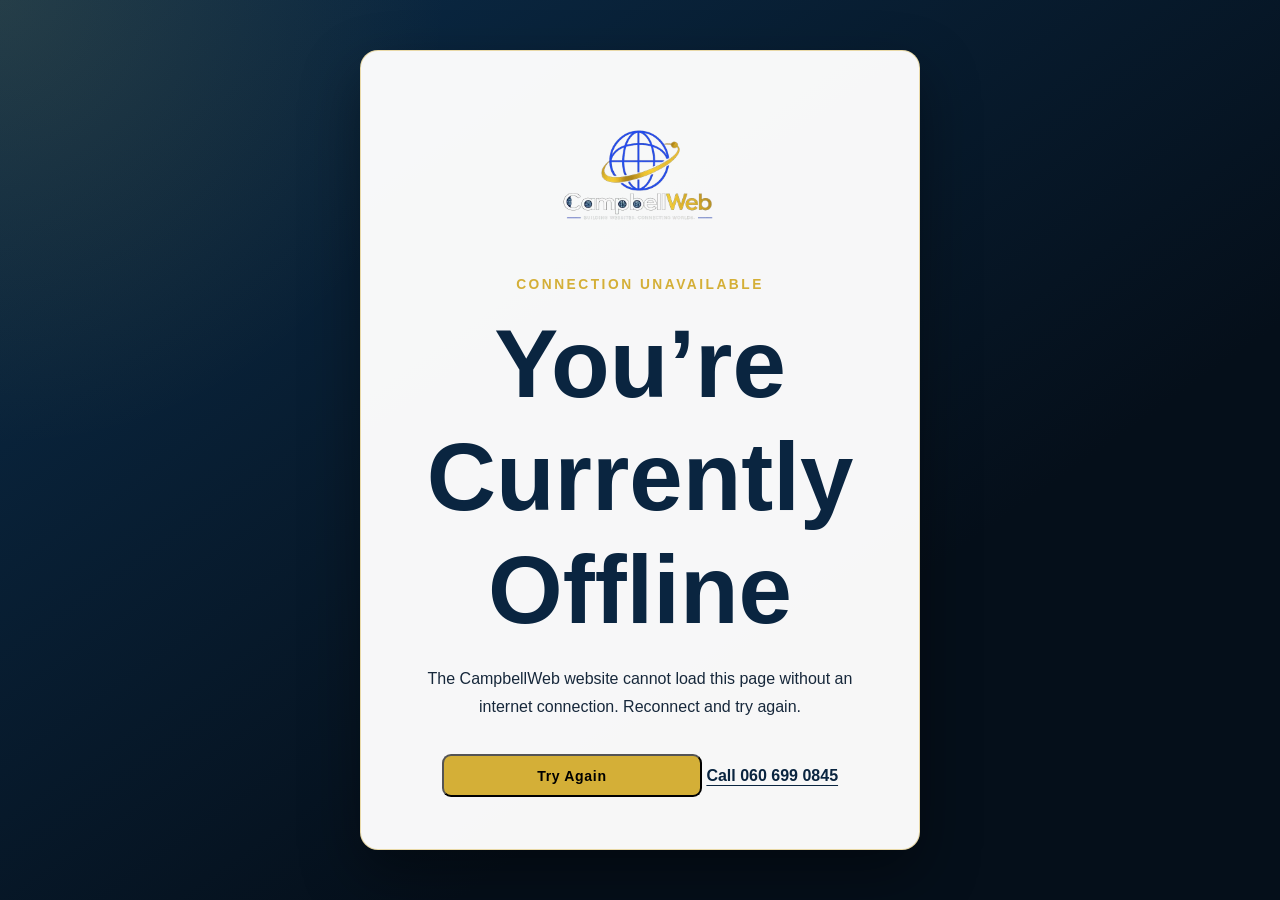
<file: offline.html>
<!DOCTYPE html>
<html lang="en">
<head>
  <meta charset="utf-8">
  <meta name="viewport" content="width=device-width, initial-scale=1">
  <meta name="theme-color" content="#0A2540">
  <meta name="robots" content="noindex">
  <title>You’re Offline | CampbellWeb</title>
  <link rel="icon" type="image/png" sizes="192x192" href="images/pwa-192.png">
  <link rel="stylesheet" href="style.css?v=20260805-smaller-hero-card">
</head>
<body>
  <main class="offline-page" id="main-content">
    <article class="offline-card">
      <img src="images/logo.webp" alt="CampbellWeb" width="720" height="480">
      <p class="section-label">Connection unavailable</p>
      <h1>You’re Currently Offline</h1>
      <p>The CampbellWeb website cannot load this page without an internet connection. Reconnect and try again.</p>
      <button class="btn btn-gold" type="button" onclick="window.location.reload()">Try Again</button>
      <a class="offline-secondary-link" href="tel:+27606990845">Call 060 699 0845</a>
    </article>
  </main>
</body>
</html>
</file>
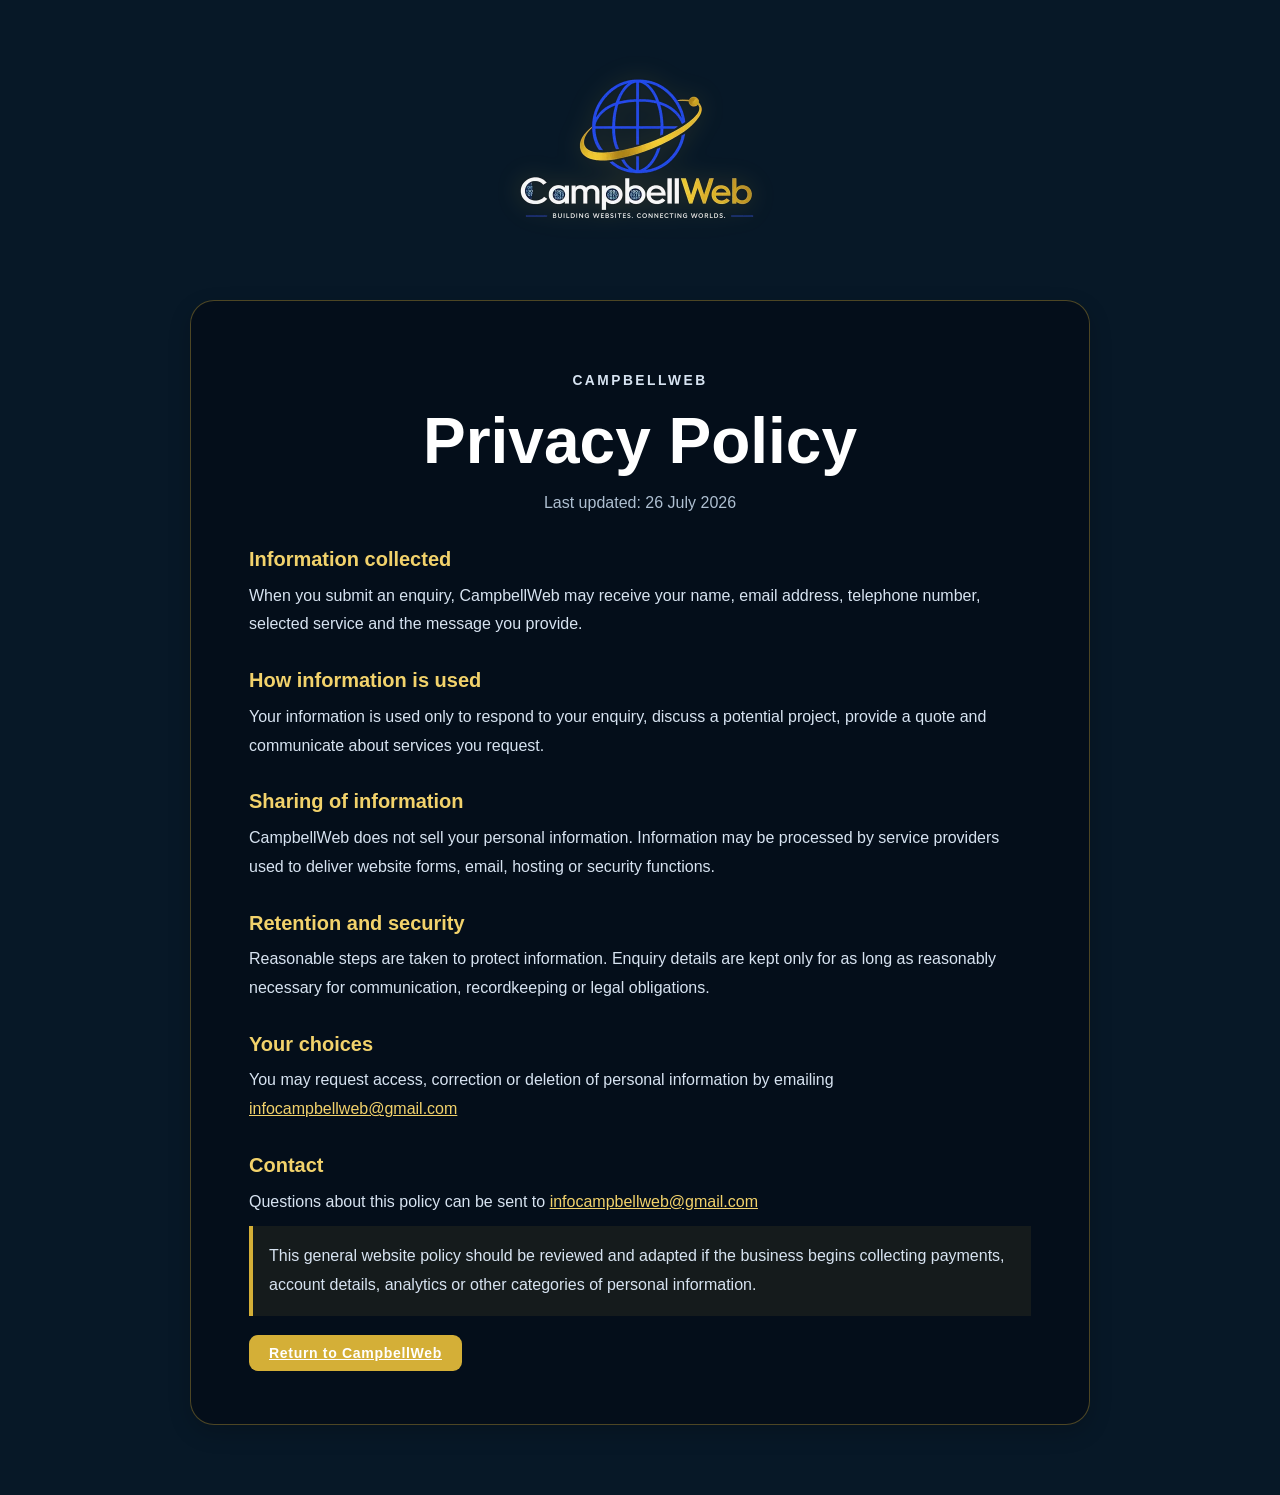
<file: privacy.html>
<!DOCTYPE html>
<html lang="en">
    <head>
    <meta charset="utf-8"><meta name="viewport" content="width=device-width,initial-scale=1">
    <title>Privacy Policy | CampbellWeb</title>
    <meta name="description" content="CampbellWeb privacy policy for website enquiries and contact information.">
    <link rel="icon" type="image/png" href="images/pwa-192.png">
    <link rel="stylesheet" href="style.css?v=20260805-smaller-hero-card">
<noscript>
</noscript>
</head>

<body>
    <main class="legal-page"><a class="legal-logo"
        href="index.html" aria-label="Return to CampbellWeb home"><img class="legal-logo-img" src="images/logo.webp" alt="CampbellWeb logo" width="720" height="480" decoding="async">
    </a><article class="legal-card"><p class="section-label">CampbellWeb</p>
        <h1>Privacy Policy</h1>
        <p class="legal-updated">Last updated: 26 July 2026</p>
        <h2>Information collected</h2>
        <p>When you submit an enquiry, CampbellWeb may receive your name, email address, telephone number, selected service and the message you provide.</p>
        <h2>How information is used</h2>
        <p>Your information is used only to respond to your enquiry, discuss a potential project, provide a quote and communicate about services you request.</p>
        <h2>Sharing of information</h2>
        <p>CampbellWeb does not sell your personal information. Information may be processed by service providers used to deliver website forms, email, hosting or security functions.</p>
        <h2>Retention and security</h2>
        <p>Reasonable steps are taken to protect information. Enquiry details are kept only for as long as reasonably necessary for communication, recordkeeping or legal obligations.</p>
        <h2>Your choices</h2>
        <p>You may request access, correction or deletion of personal information by emailing <a href="mailto:infocampbellweb@gmail.com">infocampbellweb@gmail.com</a></p>
        <h2>Contact</h2>
        <p>Questions about this policy can be sent to <a href="mailto:infocampbellweb@gmail.com">infocampbellweb@gmail.com</a></p>
        <p class="legal-note">This general website policy should be reviewed and adapted if the business begins collecting payments, account details, analytics or other categories of personal information.</p>
        <a class="btn btn-gold" href="index.html">Return to CampbellWeb</a>
    </article>
</main>
</body>
</html>
</file>
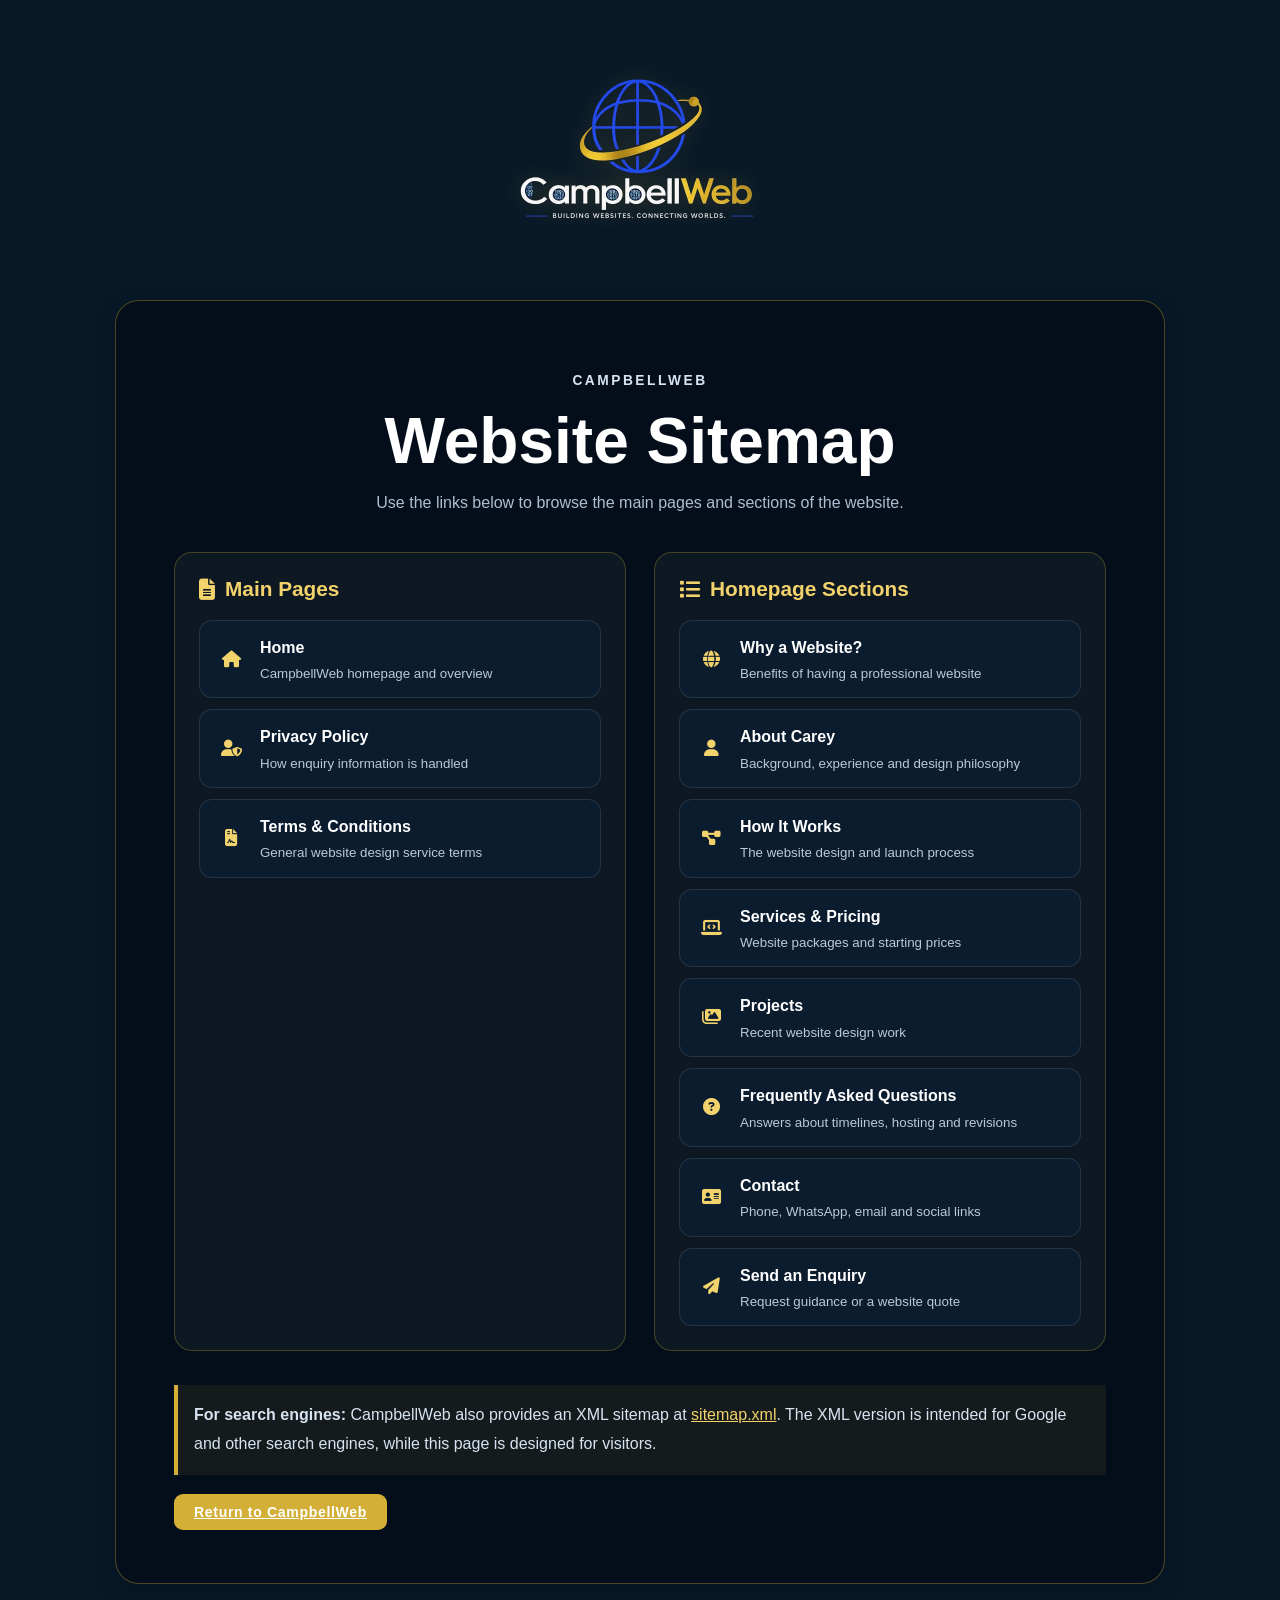
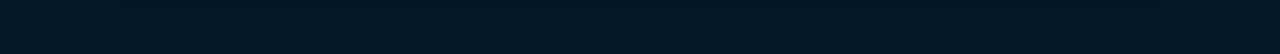
<file: sitemap.html>
<!DOCTYPE html>
<html lang="en">
<head>
  <meta charset="utf-8">
  <meta name="viewport" content="width=device-width, initial-scale=1">
  <title>Sitemap | CampbellWeb</title>
  <meta name="description" content="Browse the main pages and sections available on the CampbellWeb website.">
  <meta name="robots" content="index, follow">
  <link rel="canonical" href="https://campbellweb.co.za/sitemap.html">
  <link rel="icon" type="image/png" href="images/pwa-192.png">
  <link rel="stylesheet" href="style.css?v=20260805-smaller-hero-card">
<noscript>
</noscript>
  <link href="assets/icons.css?v=20260804-testimonials-layout" rel="stylesheet"/>
 </head>
<body>
  <main class="legal-page">
    <a class="legal-logo" href="index.html" aria-label="Return to CampbellWeb home">
      <img src="images/logo.webp" alt="CampbellWeb" width="720" height="480">
    </a>

    <article class="legal-card sitemap-card">
      <p class="section-label">CampbellWeb</p>
      <h1>Website Sitemap</h1>
      <p class="legal-updated">Use the links below to browse the main pages and sections of the website.</p>

      <div class="sitemap-grid">
        <section class="sitemap-group" aria-labelledby="main-pages-heading">
          <h2 id="main-pages-heading"><i class="fa-solid fa-file-lines" aria-hidden="true"></i> Main Pages</h2>
          <nav aria-label="Main website pages">
            <a href="index.html"><i class="fa-solid fa-house" aria-hidden="true"></i><span><strong>Home</strong><small>CampbellWeb homepage and overview</small></span></a>
            <a href="privacy.html"><i class="fa-solid fa-user-shield" aria-hidden="true"></i><span><strong>Privacy Policy</strong><small>How enquiry information is handled</small></span></a>
            <a href="terms.html"><i class="fa-solid fa-file-contract" aria-hidden="true"></i><span><strong>Terms &amp; Conditions</strong><small>General website design service terms</small></span></a>
          </nav>
        </section>

        <section class="sitemap-group" aria-labelledby="home-sections-heading">
          <h2 id="home-sections-heading"><i class="fa-solid fa-list" aria-hidden="true"></i> Homepage Sections</h2>
          <nav aria-label="Homepage sections">
            <a href="index.html#why-website"><i class="fa-solid fa-globe" aria-hidden="true"></i><span><strong>Why a Website?</strong><small>Benefits of having a professional website</small></span></a>
            <a href="index.html#about"><i class="fa-solid fa-user" aria-hidden="true"></i><span><strong>About Carey</strong><small>Background, experience and design philosophy</small></span></a>
            <a href="index.html#process"><i class="fa-solid fa-diagram-project" aria-hidden="true"></i><span><strong>How It Works</strong><small>The website design and launch process</small></span></a>
            <a href="index.html#services"><i class="fa-solid fa-laptop-code" aria-hidden="true"></i><span><strong>Services &amp; Pricing</strong><small>Website packages and starting prices</small></span></a>
            <a href="index.html#projects"><i class="fa-solid fa-images" aria-hidden="true"></i><span><strong>Projects</strong><small>Recent website design work</small></span></a>
            <a href="index.html#faq"><i class="fa-solid fa-circle-question" aria-hidden="true"></i><span><strong>Frequently Asked Questions</strong><small>Answers about timelines, hosting and revisions</small></span></a>
            <a href="index.html#contact"><i class="fa-solid fa-address-card" aria-hidden="true"></i><span><strong>Contact</strong><small>Phone, WhatsApp, email and social links</small></span></a>
            <a href="index.html#enquiry"><i class="fa-solid fa-paper-plane" aria-hidden="true"></i><span><strong>Send an Enquiry</strong><small>Request guidance or a website quote</small></span></a>
          </nav>
        </section>
      </div>

      <p class="legal-note"><strong>For search engines:</strong> CampbellWeb also provides an XML sitemap at <a href="sitemap.xml">sitemap.xml</a>. The XML version is intended for Google and other search engines, while this page is designed for visitors.</p>
      <a class="btn btn-gold" href="index.html">Return to CampbellWeb</a>
    </article>
  </main>
</body>
</html>
</file>
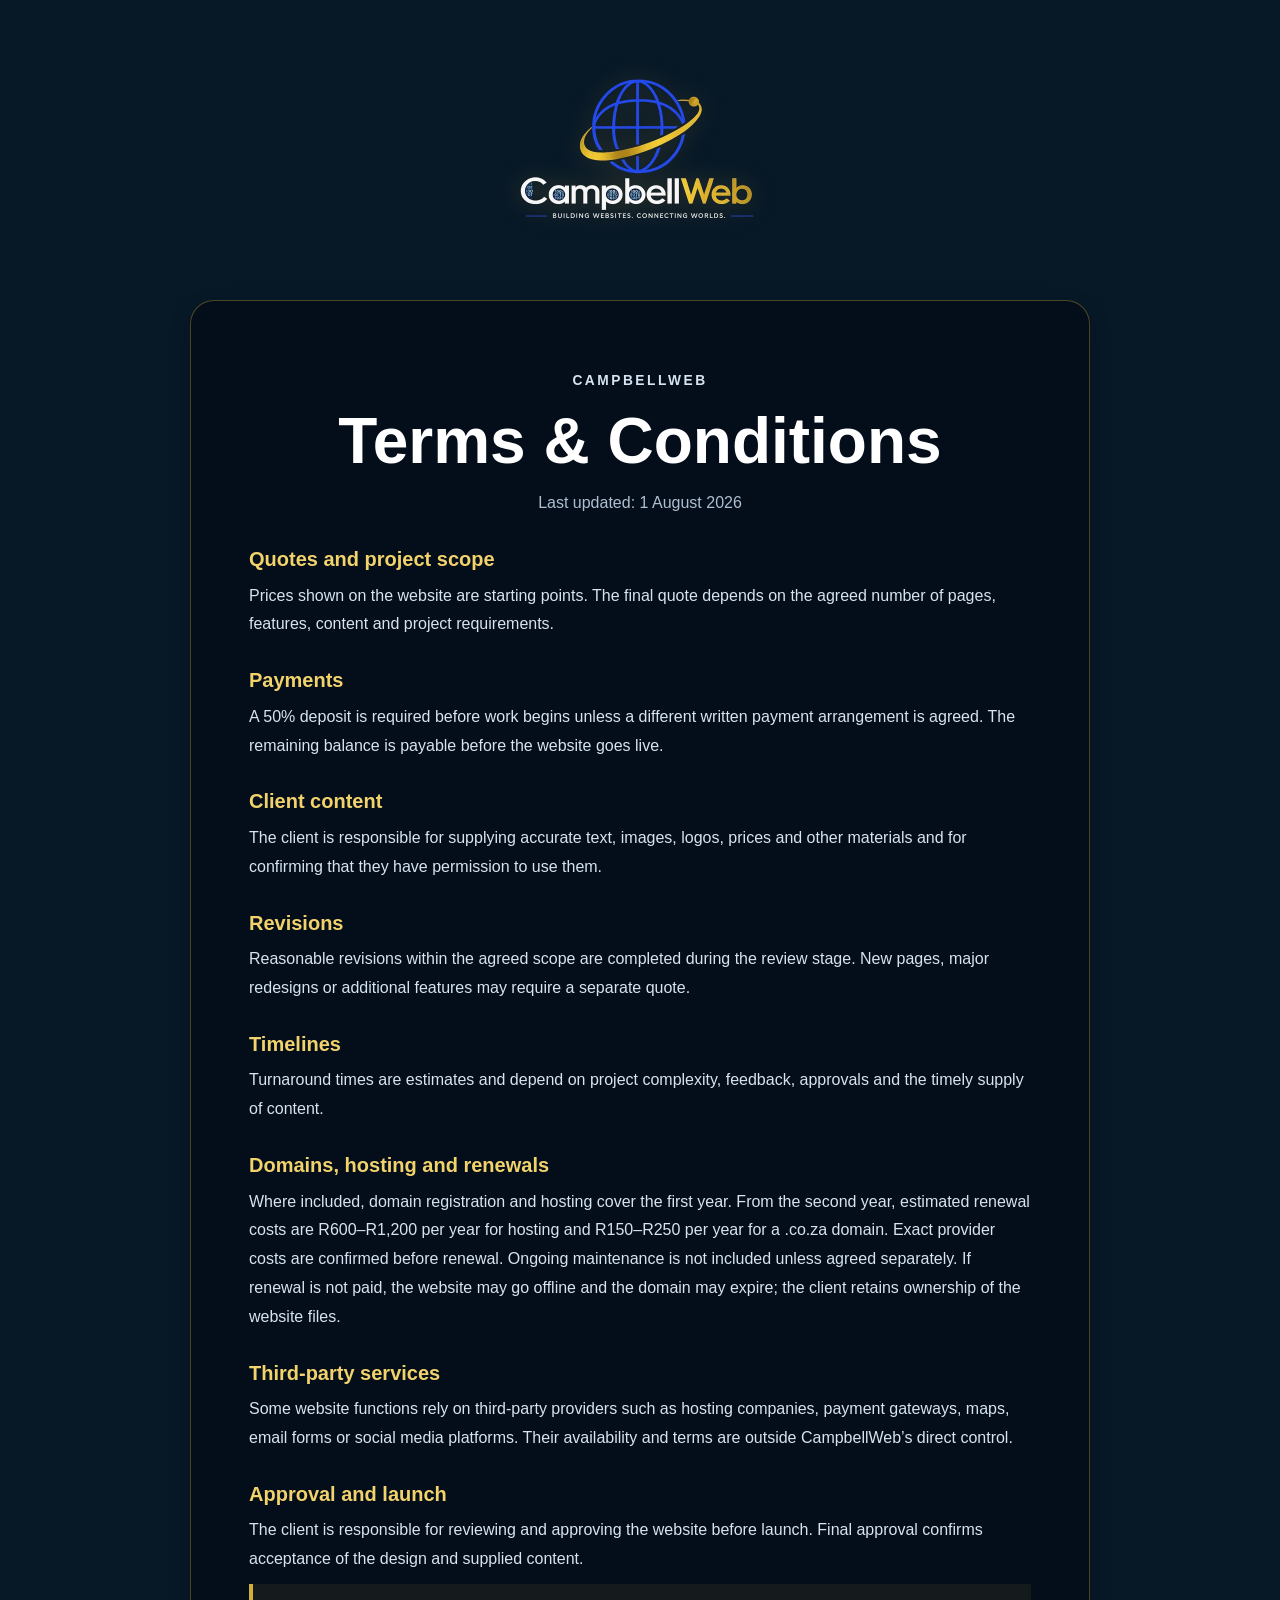
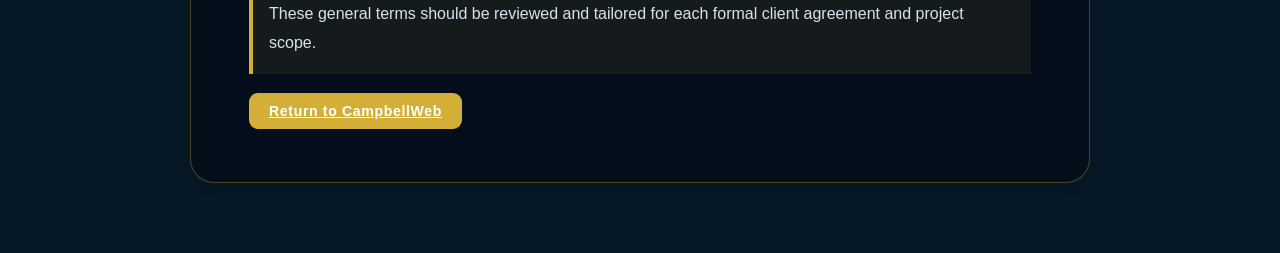
<file: terms.html>
<!DOCTYPE html><html lang="en"><head><meta charset="utf-8"><meta name="viewport" content="width=device-width,initial-scale=1"><title>Terms &amp; Conditions | CampbellWeb</title><meta name="description" content="General CampbellWeb website design service terms and conditions."><link rel="icon" type="image/png" href="images/pwa-192.png"><link rel="stylesheet" href="style.css?v=20260805-smaller-hero-card">
<noscript>
</noscript></head><body><main class="legal-page"><a class="legal-logo" href="index.html" aria-label="Return to CampbellWeb home"><img class="legal-logo-img" src="images/logo.webp" alt="CampbellWeb logo" width="720" height="480" decoding="async"></a><article class="legal-card"><p class="section-label">CampbellWeb</p><h1>Terms &amp; Conditions</h1><p class="legal-updated">Last updated: 1 August 2026</p><h2>Quotes and project scope</h2><p>Prices shown on the website are starting points. The final quote depends on the agreed number of pages, features, content and project requirements.</p><h2>Payments</h2><p>A 50% deposit is required before work begins unless a different written payment arrangement is agreed. The remaining balance is payable before the website goes live.</p><h2>Client content</h2><p>The client is responsible for supplying accurate text, images, logos, prices and other materials and for confirming that they have permission to use them.</p><h2>Revisions</h2><p>Reasonable revisions within the agreed scope are completed during the review stage. New pages, major redesigns or additional features may require a separate quote.</p><h2>Timelines</h2><p>Turnaround times are estimates and depend on project complexity, feedback, approvals and the timely supply of content.</p><h2>Domains, hosting and renewals</h2><p>Where included, domain registration and hosting cover the first year. From the second year, estimated renewal costs are R600–R1,200 per year for hosting and R150–R250 per year for a .co.za domain. Exact provider costs are confirmed before renewal. Ongoing maintenance is not included unless agreed separately. If renewal is not paid, the website may go offline and the domain may expire; the client retains ownership of the website files.</p><h2>Third-party services</h2><p>Some website functions rely on third-party providers such as hosting companies, payment gateways, maps, email forms or social media platforms. Their availability and terms are outside CampbellWeb’s direct control.</p><h2>Approval and launch</h2><p>The client is responsible for reviewing and approving the website before launch. Final approval confirms acceptance of the design and supplied content.</p><p class="legal-note">These general terms should be reviewed and tailored for each formal client agreement and project scope.</p><a class="btn btn-gold" href="index.html">Return to CampbellWeb</a></article></main></body></html>
</file>
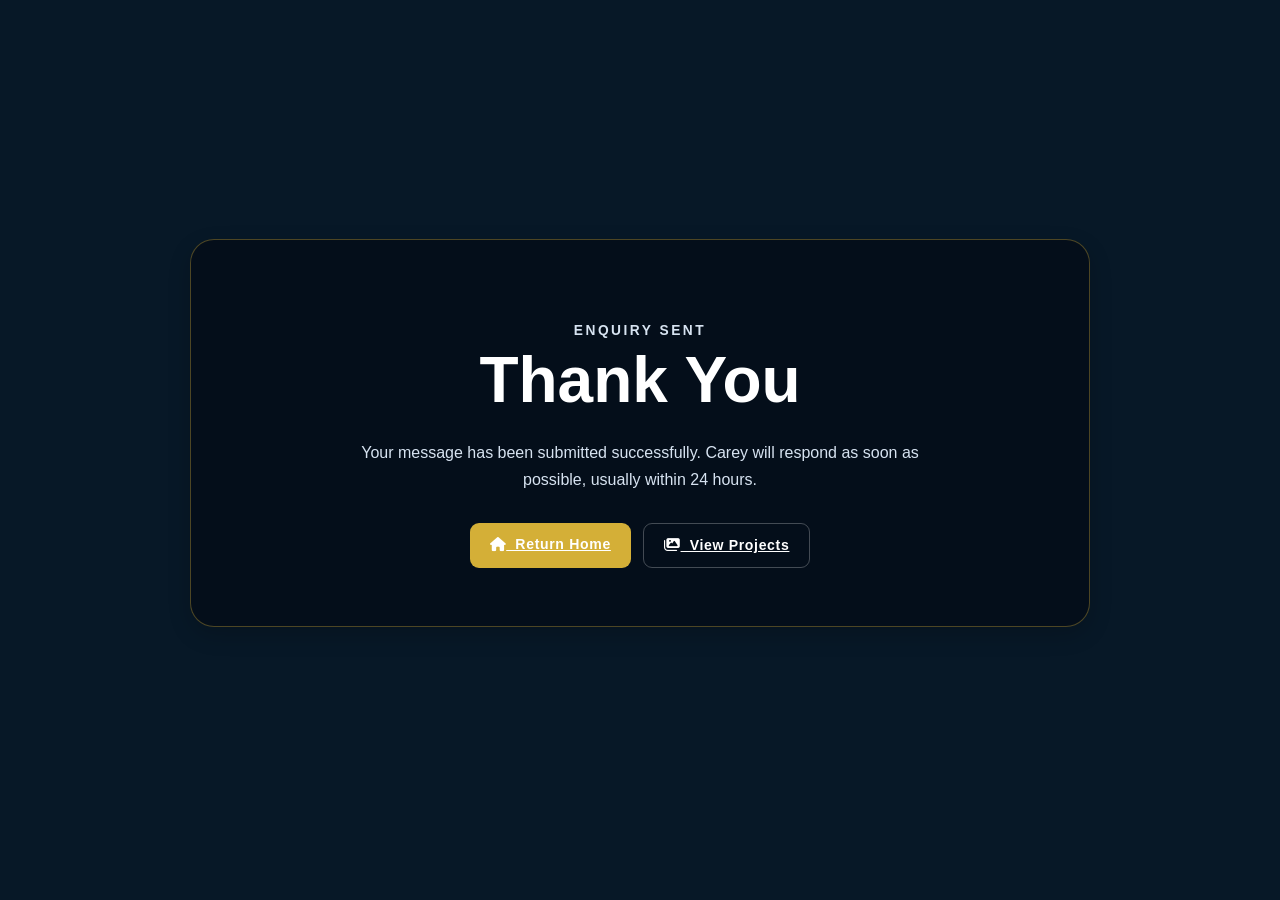
<file: thank-you.html>
<!DOCTYPE html>
<html lang="en">
<head>
  <meta charset="utf-8">
  <meta name="viewport" content="width=device-width, initial-scale=1">
  <title>Enquiry Sent | CampbellWeb</title>
  <meta name="robots" content="noindex, nofollow">
  <link rel="icon" type="image/png" href="images/pwa-192.png">
  <link rel="stylesheet" href="style.css?v=20260805-smaller-hero-card">
<noscript>
</noscript>
  <link href="assets/icons.css?v=20260804-testimonials-layout" rel="stylesheet"/>
 </head>
<body>
  <main class="error-page">
    <div class="error-card">
      <p class="section-label">Enquiry Sent</p>
      <h1>Thank You</h1>
      <p>Your message has been submitted successfully. Carey will respond as soon as possible, usually within 24 hours.</p>
      <div class="error-actions">
        <a class="btn btn-gold" href="index.html"><i class="fa-solid fa-house" aria-hidden="true"></i>&nbsp; Return Home</a>
        <a class="btn btn-outline" href="index.html#projects"><i class="fa-solid fa-images" aria-hidden="true"></i>&nbsp; View Projects</a>
      </div>
    </div>
  </main>
</body>
</html>
</file>
<file: style.css>
:root {
  --primary-blue: #0A2540;
  --primary-blue-light: #123b63;
  --accent-gold: #D4AF37;
  --accent-gold-light: #f2d26b;
  --light-white: #FFFFFF;
  --dark-black: #111111;
  --soft-black: rgba(17, 17, 17, 0.82);
  --text-muted: #CCCCCC;
  --card-shadow: 0 18px 42px rgba(0, 0, 0, 0.24);
  --gold-glow: 0 0 14px rgba(212, 175, 55, 0.18);
  --radius-small: 12px;
  --radius-medium: 18px;
  --radius-large: 24px;
  --content-width: 1200px;
}

* {
  box-sizing: border-box;
  margin: 0;
  padding: 0;
  -webkit-tap-highlight-color: transparent;
}

html {
  scroll-behavior: smooth;
  scroll-padding-top: var(--sticky-header-offset, 155px);
}

body {
  min-height: 100vh;
  overflow-x: hidden;
  font-family: "Segoe UI", Tahoma, Geneva, Verdana, sans-serif;
  color: var(--light-white);
  line-height: 1.65;
  background:
    radial-gradient(circle at top left, rgba(212, 175, 55, 0.16), transparent 32rem),
    linear-gradient(rgba(10, 37, 64, 0.9), rgba(17, 17, 17, 0.95)),
    url("images/bluebg.webp") center / cover fixed;
}

img { display: block; max-width: 100%; }
a { color: inherit; }

h1, h2, h3 {
  line-height: 1.18;
  text-align: center;
}

h1 {
  color: var(--light-white);
  font-size: clamp(3rem, 8vw, 6rem);
  text-shadow: 0 0 10px rgba(255, 255, 255, 0.48), 0 0 22px rgba(212, 175, 55, 0.24);
}

h2 {
  color: var(--accent-gold);
  font-size: clamp(2rem, 4.5vw, 3.25rem);
  text-shadow: 0 0 10px rgba(212, 175, 55, 0.3);
}

.main-content { width: 100%; }

.main-content > section:not(.hero) {
  position: relative;
  width: min(var(--content-width), 100%);
  margin: 0 auto;
  scroll-margin-top: var(--sticky-header-offset, 90px);
  padding: clamp(64px, 8vw, 104px) 20px;
}

.main-content > section:not(.hero)::after {
  content: "";
  position: absolute;
  left: 50%;
  bottom: 0;
  width: min(760px, calc(100% - 40px));
  height: 1px;
  transform: translateX(-50%);
  background: linear-gradient(90deg, transparent, rgba(212, 175, 55, 0.42), transparent);
}

.main-content > section:last-child::after { display: none; }

.section-heading,
.pricing-header-container {
  width: min(780px, 100%);
  margin: 0 auto 46px;
  text-align: center;
}

.section-label,
.pricing-subtitle {
  display: block;
  margin-bottom: 10px;
  color: var(--accent-gold);
  font-size: 0.86rem;
  font-weight: 800;
  letter-spacing: 2.5px;
  text-align: center;
  text-transform: uppercase;
}

.section-intro {
  max-width: 760px;
  margin: 18px auto 0;
  color: #dbeafe;
  font-size: 1.02rem;
  line-height: 1.8;
  text-align: center;
}


.title-divider-line,
.website-benefits-section h2::after,
.section-heading h2::after,
.contact-header h2::after {
    content: "";

    display:block;

    width:60px;

    height:4px;

    margin:18px auto 0;

    border-radius:999px;

    background:#D4AF37;

    box-shadow:
        0 0 8px rgba(212,175,55,.15);
  
}

.about-content h2::after,
.footer-contact-copy h2::after{

    margin-left:0;

    margin-right:0;
}

/* =========================================================
   DIGITAL BUSINESS CARD CONTACT SECTION
   ========================================================= */

.business-card-section {
  display: flex;
flex-direction: column;
align-items: center;
justify-content: center;
  width: 100% !important;
  max-width: none !important;
  padding: clamp(65px, 8vw, 105px) 20px !important;
  background:
    radial-gradient(circle at top left, rgba(212, 175, 55, 0.16), transparent 32rem),
    linear-gradient(rgba(10, 37, 64, 0.9), rgba(17, 17, 17, 0.95)),
    url("images/bluebg.webp") center / cover fixed;
}

.business-card-heading {
  position: relative;
  z-index: 3;
  width: min(780px, 100%);
  margin: 0 auto 42px;
  text-align: center;
}

.business-card-heading h2 {
  color: var(--accent-gold);
  font-size: clamp(2rem, 4.5vw, 3.25rem);
  text-shadow:
    0 0 8px rgba(0, 0, 0, 0.85),
    0 0 14px rgba(212, 175, 55, 0.34);
}

.business-card-heading h2::after {
  content: "";
  display: block;
  width: 72px;
  height: 3px;
  margin: 14px auto 0;
  border-radius: 999px;
  background: linear-gradient(
    90deg,
    transparent,
    var(--accent-gold),
    transparent
  );
}

.business-card-heading .section-label {
  color: var(--accent-gold);
}

.business-card-heading .section-intro {
  color: #23334c;
  font-weight: 700;
}

.business-card-container {
  width: min(100%, 560px);
  min-height: 780px;
  border: 1px solid rgba(255, 255, 255, 0.72);
  border-radius: 30px;
  background:
    linear-gradient(
      rgba(255, 255, 255, 0.72),
      rgba(255, 255, 255, 0.58)
    ),
    radial-gradient(
      circle at 15% 20%,
      rgba(18, 95, 202, 0.2),
      transparent 32%
    ),
    radial-gradient(
      circle at 85% 80%,
      rgba(212, 175, 55, 0.18),
      transparent 32%
    ),
    url("images/background.webp") center / cover no-repeat;
  position: relative;
  isolation: isolate;
  overflow: hidden;
}

.business-card-overlay {
  position: absolute;
  inset: 0;
  background: linear-gradient(
    180deg,
    rgba(255, 255, 255, 0.12),
    rgba(255, 255, 255, 0.32)
  );
  z-index: 1;
}

.business-card-content {
  min-height: 780px;
  padding: 34px 28px 26px;
  display: flex;
  flex-direction: column;
  position: relative;
  z-index: 2;
}

.business-card-brand {
  margin-bottom: 26px;
  text-align: center;
}

.business-card-logo {
  width: min(100%, 390px);
  margin: 0 auto;
  object-fit: contain;
  animation: businessLogoFloat 7s ease-in-out infinite;
  filter: drop-shadow(0 10px 18px rgba(11, 47, 120, 0.18));
}

.business-card-brand p {
  max-width: 430px;
  margin: 14px auto 0;
  color: #23334c;
  font-size: 0.95rem;
  font-weight: 700;
  line-height: 1.7;
}

.business-card-links {
  display: grid;
  gap: 14px;
}

.business-card-button {
  min-height: 86px;
  padding: 12px 18px 12px 12px;
  display: grid;
  grid-template-columns: 58px minmax(0, 1fr) auto;
  align-items: center;
  gap: 14px;
  border: 1px solid rgba(255, 255, 255, 0.88);
  border-left: 4px solid var(--accent-gold);
  border-radius: 20px;
  background: rgba(255, 255, 255, 0.92);
  color: var(--dark-black);
  text-decoration: none;
  box-shadow: 0 10px 28px rgba(10, 43, 102, 0.14);
  transition:
    transform 0.2s ease,
    border-color 0.2s ease,
    box-shadow 0.2s ease;
  position: relative;
  isolation: isolate;
  overflow: hidden;
}

.business-card-button:hover,
.business-card-button:focus-visible {
  border-color: var(--accent-gold);
  outline: none;
  transform: translateY(-3px);
  box-shadow: 0 15px 34px rgba(10, 43, 102, 0.22);
}

.business-card-icon {
  width: 56px;
  height: 56px;
  display: grid;
  place-items: center;
  border-radius: 50%;
  color: #ffffff;
  font-size: 1.45rem;
  box-shadow: inset 0 0 0 2px rgba(255, 255, 255, 0.3);
  position: relative;
  overflow: hidden;
}

.phone-icon,
.website-icon {
  background: linear-gradient(145deg, #0b2f78, #125fca);
}

.whatsapp-icon {
  background: linear-gradient(145deg, #12a53c, #33ce5c);
}

.email-icon {
  background: linear-gradient(145deg, #d68100, #f5ad2e);
}

.instagram-icon {
  background: linear-gradient(
    145deg,
    #5b2dd1,
    #de1b72,
    #f2a83a
  );
}

.business-card-text {
  min-width: 0;
  display: flex;
  flex-direction: column;
  gap: 5px;
}

.business-card-text strong {
  color: var(--primary-blue);
  font-size: 0.82rem;
  letter-spacing: 0.06em;
  text-transform: uppercase;
}

.business-card-text span {
  color: #202020;
  font-size: 0.98rem;
  font-weight: 700;
  overflow-wrap: anywhere;
}

.business-card-arrow {
  color: var(--accent-gold);
}

.business-card-footer {
  margin-top: auto;
  padding: 20px 18px;
  border-radius: 20px;
  background: linear-gradient(
    135deg,
    #071d4d,
    #0b397f
  );
  color: #ffffff;
  text-align: center;
  box-shadow: 0 14px 30px rgba(6, 26, 68, 0.28);
}

.business-card-footer p {
  margin: 0 0 7px;
  font-size: 1rem;
  font-weight: 800;
}

.business-card-footer span {
  color: #f2c75f;
  font-size: 0.74rem;
  font-weight: 700;
  line-height: 1.5;
  letter-spacing: 0.08em;
  text-transform: uppercase;
}

/* Header */
.theme-header {
  position: sticky;
  top: 0;
  z-index: 9000;
  background: rgba(17, 17, 17, 0.96);
  border-bottom: 2px solid var(--accent-gold);
  box-shadow: 0 4px 22px rgba(0, 0, 0, 0.28);
  backdrop-filter: blur(12px);
}

/* =========================================================
   PRIMARY NAVIGATION
   One centred dropdown is used on desktop and mobile.
   ========================================================= */
.nav-container {
  width: min(var(--content-width), 100%);
  margin: 0 auto;
  padding: 8px 20px 10px;
  display: flex;
  flex-direction: column;
  align-items: center;
  justify-content: center;
  gap: 7px;
}

.nav-toggle {
  width: min(100%, 260px);
  min-height: 42px;
  padding: 9px 18px;
  display: inline-flex;
  align-items: center;
  justify-content: center;
  gap: 9px;
  border: 1px solid var(--accent-gold);
  border-radius: 999px;
  background: var(--accent-gold);
  color: var(--dark-black);
  font: inherit;
  font-size: 0.8rem;
  font-weight: 900;
  letter-spacing: 0.08em;
  text-transform: uppercase;
  cursor: pointer;
  box-shadow: 0 8px 20px rgba(0, 0, 0, 0.24);
  transition: transform 0.2s ease, box-shadow 0.2s ease, background 0.2s ease;
}

.nav-toggle:hover,
.nav-toggle:focus-visible,
.nav-toggle[aria-expanded="true"] {
  background: #f0ca58;
  transform: translateY(-1px);
  box-shadow: 0 10px 24px rgba(0, 0, 0, 0.3);
  outline: none;
}

.nav-links {
  width: min(100%, 900px);
  max-height: 0;
  margin: 0 auto;
  padding: 0;
  display: grid;
  grid-template-columns: repeat(3, minmax(0, 1fr));
  gap: 8px;
  overflow: hidden;
  opacity: 0;
  visibility: hidden;
  pointer-events: none;
  transform: translateY(-8px);
  transition: max-height 0.3s ease, padding 0.3s ease, opacity 0.2s ease,
    transform 0.2s ease, visibility 0s linear 0.3s;
}

.nav-links.is-open {
  max-height: min(430px, calc(100vh - 150px));
  padding: 5px 0 4px;
  overflow-y: auto;
  opacity: 1;
  visibility: visible;
  pointer-events: auto;
  transform: translateY(0);
  transition-delay: 0s;
}

.nav-links.is-jump-closing {
  transition: none !important;
}

.nav-links a {
  min-height: 42px;
  padding: 9px 12px;
  display: flex;
  align-items: center;
  justify-content: center;
  border: 1px solid rgba(212, 175, 55, 0.38);
  border-radius: 12px;
  background: rgba(10, 37, 64, 0.88);
  font-size: 0.74rem;
  font-weight: 800;
  line-height: 1.2;
  letter-spacing: 0.7px;
  text-align: center;
  text-decoration: none;
  text-transform: uppercase;
  white-space: normal;
  transition: background 0.2s ease, color 0.2s ease, transform 0.2s ease;
}

.nav-links a:hover,
.nav-links a:focus-visible {
  background: var(--accent-gold);
  color: var(--dark-black);
  transform: translateY(-2px);
  outline: none;
}

.logo {
  display: inline-flex;
  align-items: center;
  justify-content: center;
  text-decoration: none;
}

.logo-img {
  width: clamp(105px, 10vw, 132px);
  height: auto;
  object-fit: contain;
  filter: drop-shadow(0 0 9px rgba(212, 175, 55, 0.36));
  transition: transform 0.25s ease;
}

.logo:hover .logo-img { transform: scale(1.03); }

/* ==========================================
   HERO - VERSION 2 PREMIUM
========================================== */

.hero {
    width: 100%;
    min-height: calc(100vh - 155px);

    display: flex;
    justify-content: center;
    align-items: center;

    padding: 70px 20px;

    background:
        linear-gradient(
            rgba(8,18,35,.82),
            rgba(15,15,18,.90)
        ),
        url("hero.webp") center/cover no-repeat;

    border-bottom: 1px solid rgba(212,175,55,.35);

    text-align: center;
}

.hero-content {

    width: min(700px,100%);

    padding: clamp(28px,4vw,42px);

    display:flex;
    flex-direction:column;
    align-items:center;

    border-radius:16px;

    border:1px solid rgba(255,255,255,.08);

    background:
        rgba(17,17,17,.48);

    backdrop-filter:blur(14px);

    box-shadow:
        0 18px 45px rgba(0,0,0,.35);

    overflow:hidden;

    position:relative;
}

/* remove shimmer completely */

.hero-content::before{
    display:none;
}

.hero h1{

    margin-bottom:12px;

    font-size:clamp(2.6rem,5vw,4.2rem);

    line-height:1.05;
}

.hero h2{

    margin-top:0;

    margin-bottom:18px;

    font-size:clamp(1.2rem,2vw,1.6rem);

    color:#D4AF37;

    font-weight:600;
}

.hero p{

    max-width:620px;

    margin:0;

    font-size:1.05rem;

    line-height:1.8;

    color:#d9d9d9;
}

.hero-action-container{

    margin-top:32px;

    display:flex;

    justify-content:center;

    gap:16px;

    flex-wrap:wrap;
}

.hero-btn{

    flex:0 1 auto;

    min-width:200px;
}

/* Buttons */

.btn,
.hero-btn{

    min-height:48px;

    padding:14px 28px;

    border-radius:12px;

    font-size:.88rem;

    letter-spacing:.6px;

    font-weight:700;

    transition:
        transform .25s,
        background .25s,
        border-color .25s,
        box-shadow .25s;
}

.btn:hover,
.hero-btn:hover{

    transform:translateY(-2px);
}

.btn-primary{

    background:#D4AF37;

    color:#111;

    box-shadow:none;
}

.btn-primary:hover{

    background:#E6C65A;

    box-shadow:
        0 10px 24px rgba(212,175,55,.18);
}

.btn-outline{

    background:transparent;

    border:1px solid rgba(255,255,255,.25);

    color:#fff;
}

.btn-outline:hover{

    background:rgba(255,255,255,.08);

    border-color:#D4AF37;

    color:#fff;
}

.hero-text-link{

    margin-top:20px;

    color:#D4AF37;

    font-weight:600;
}

.hero-text-link:hover{

    color:white;
}

/* Benefits */
.website-benefits-section {
  max-width: none !important;
  background: linear-gradient(rgba(0,0,0,.86), rgba(0,20,50,.92)), radial-gradient(circle at top left, rgba(212,175,55,.16), transparent 35%), #020617;
}
.website-benefits-container { width: min(1120px, 100%); margin: 0 auto; }
.website-benefits-section > .website-benefits-container > h2 { color: var(--light-white); }

.benefits-grid {
  display: grid;
  grid-template-columns: repeat(3, minmax(0, 1fr));
  gap: 24px;
}

.benefit-card {
  min-height: 100%;
  padding: 28px;
  display: flex;
  flex-direction: column;
  align-items: center;
  border: 1px solid rgba(212,175,55,.3);
  border-radius: var(--radius-medium);
  background: rgba(255,255,255,.055);
  box-shadow: 0 14px 30px rgba(0,0,0,.25);
  text-align: center;
  transition: transform .2s ease, border-color .2s ease, background .2s ease;
}
.benefit-card:hover { transform: translateY(-5px); border-color: rgba(212,175,55,.65); background: rgba(15,76,129,.24); }
.benefit-card span {
  width: 46px; height: 46px; margin-bottom: 17px;
  display: inline-flex; align-items: center; justify-content: center;
  border-radius: 50%;
  background: linear-gradient(135deg, var(--accent-gold), #fff3b0);
  color: #000; font-weight: 900;
}
.benefit-card h3 { min-height: 2.5em; display: flex; align-items: center; color: var(--light-white); font-size: 1.22rem; }
.benefit-card p { margin-top: 12px; color: #dbeafe; }

.benefits-summary {
  width: min(900px, 100%);
  margin: 44px auto 0;
  padding: 28px 32px;
  border-top: 1px solid rgba(212,175,55,.45);
  border-bottom: 1px solid rgba(212,175,55,.45);
  text-align: center;
}
.benefits-summary h3 { color: var(--accent-gold); font-size: 1.5rem; }
.benefits-summary p { max-width: 760px; margin: 12px auto 0; color: #dbeafe; }

/* Pricing */
.services-grid {
  display: grid;
  grid-template-columns: repeat(3, minmax(0, 1fr));
  gap: 26px;
  align-items: stretch;
}
.card {
  min-width: 0;
  min-height: 100%;
  padding: 28px;
  display: flex;
  flex-direction: column;
  gap: 22px;
  border: 1px solid rgba(212,175,55,.32);
  border-top: 5px solid var(--primary-blue);
  border-radius: var(--radius-medium);
  background: rgba(255,255,255,.97);
  color: var(--dark-black);
  box-shadow: var(--card-shadow);
  transition: transform .2s ease, box-shadow .2s ease, border-color .2s ease;
}
.card:hover { transform: translateY(-5px); box-shadow: 0 14px 30px rgba(0,0,0,.28); border-color: rgba(212,175,55,.6); }
.card-content { flex: 1; display: flex; flex-direction: column; min-width: 0; }
.card h3 { min-height: 3.4em; display: flex; align-items: center; justify-content: center; gap: 12px; color: #8a6100; font-size: 1.18rem; overflow-wrap: anywhere; }
.card h3 > span:last-child { display: grid; gap: 2px; text-align: left; }
.card h3 small { color: #4b5563; font-size: .72rem; font-weight: 800; letter-spacing: .02em; }
.package-heading-icon {
  flex: 0 0 42px;
  width: 42px;
  height: 42px;
  display: grid;
  place-items: center;
  border-radius: 12px;
  background: linear-gradient(135deg, var(--primary-blue), var(--primary-blue-light));
  color: var(--accent-gold-light);
  font-size: 1.05rem;
  box-shadow: 0 8px 16px rgba(10,37,64,.2);
}
.price-tag { margin: 12px 0 18px; color: var(--primary-blue); font-size: 2rem; font-weight: 900; text-align: center; }
.card ul { list-style: none; display: grid; gap: 10px; }
.card li { position: relative; padding-left: 27px; color: #202020; font-size: .95rem; overflow-wrap: anywhere; }
.card li::before { content: "✓"; position: absolute; left: 0; top: 0; color: var(--accent-gold); font-weight: 900; }
.card .btn { width: 100%; margin-top: auto; }
.package-note { margin-top: 18px; padding-top: 14px; border-top: 1px solid rgba(10,37,64,.14); color: var(--primary-blue); font-size: .9rem; font-weight: 800; text-align: center; }

/* Payment terms */
.payment-terms-section {
  width: 100% !important;
  max-width: none !important;
  background: linear-gradient(135deg, rgba(17,17,17,.96), rgba(10,37,64,.94));
}
.payment-terms-content { width: min(1100px, 100%); margin: 0 auto; }
.payment-options { display: grid; grid-template-columns: repeat(3, minmax(0,1fr)); gap: 0; }
.payment-option { padding: 8px 38px 14px; text-align: left; }
.payment-option:not(:last-child) { border-right: 1px solid rgba(212,175,55,.3); }
.payment-icon { display: block; margin-bottom: 16px; color: var(--accent-gold); font-size: 1.8rem; text-align: center; }
.payment-option h3 { margin-bottom: 20px; color: var(--accent-gold); font-size: 1.32rem; }
.payment-option ul, .highlight-box ul { list-style: none; display: grid; gap: 11px; }
.payment-option li, .highlight-box li { position: relative; padding-left: 27px; }
.payment-option li::before, .highlight-box li::before { content: "✓"; position: absolute; left: 0; color: var(--accent-gold); font-weight: 900; }
.monthly-price { margin-bottom: 16px; color: var(--light-white); font-weight: 800; text-align: center; }
.highlight-box {
  width: min(940px, 100%);
  margin: 52px auto 0;
  padding: 26px 30px;
  border-top: 2px solid var(--accent-gold);
  border-bottom: 2px solid var(--accent-gold);
  background: rgba(255,255,255,.05);
}
.highlight-box h3 { margin-bottom: 18px; color: var(--accent-gold); font-size: 1.35rem; }
.highlight-box ul { max-width: 780px; margin: 0 auto; }

/* ========================================
   PRICE LIST DOWNLOAD
======================================== */

.price-list-download-container {
  grid-column: 1 / -1;
  display: flex;
  justify-content: center;
  margin-top: 10px;
  margin-bottom: 20px;
}

.price-list-download {
  display: inline-flex;
  align-items: center;
  justify-content: center;
  gap: 10px;

  padding: 14px 24px;

  background: #0a2540;
  color: #ffffff;

  border: 1px solid #2f65cb;
  border-radius: 10px;

  font-size: 0.95rem;
  font-weight: 700;

  text-decoration: none;

  transition:
    transform 0.2s ease,
    background 0.2s ease,
    box-shadow 0.2s ease;
}

.price-list-download:hover {
  background: #2f65cb;
  color: #ffffff;
  transform: translateY(-2px);
  box-shadow: 0 8px 20px rgba(47, 101, 203, 0.2);
}

.price-list-download i {
  font-size: 1rem;
}

@media (max-width: 600px) {
  .price-list-download {
    width: 100%;
  }
}

/* Project gallery: static, easy-to-scan card grid */
.projects-section { width: min(1160px, 100%) !important; }
.projects-grid {
  width: 100%;
  display: grid;
  grid-template-columns: repeat(2, minmax(0, 1fr));
  gap: 28px;
}
.project-card {
  min-width: 0;
  display: flex;
  flex-direction: column;
  overflow: hidden;
  border: 1px solid rgba(255,255,255,.08);
  border-radius: 16px;
  background: rgba(18,18,22,.55);
  box-shadow: 0 16px 36px rgba(0,0,0,.32), 0 0 20px rgba(212,175,55,.12);
  transition: transform .22s ease, box-shadow .22s ease, border-color .22s ease;
  height: 100%;
}

.project-card:hover,
.project-card:focus-within {
  transform: translateY(-4px);
  border-color: var(--accent-gold-light);
  box-shadow: 0 22px 46px rgba(0,0,0,.4), 0 0 26px rgba(212,175,55,.2);
}
.project-image-wrap {
  min-width: 0;
  aspect-ratio: 16 / 10;
  padding: 20px;
  display: grid;
  place-items: center;
  overflow: hidden;
  background:
    linear-gradient(135deg, rgba(10,37,64,.04), rgba(212,175,55,.08)),
    #eef2f6;
}
.project-card img {
  width: 100%;
  height: 100%;
  object-fit: contain;
  filter: drop-shadow(0 12px 18px rgba(10,37,64,.2));
}
.project-image,
.project-card img{

    aspect-ratio: 16 / 9;
}

.project-image-wrapper{

    overflow:hidden;

    border-radius:12px;

    margin-bottom:20px;
}

.project-card:hover img{

    transform:scale(1.03);
}

.project-card-content{

    display:flex;

    flex-direction:column;

    flex:1;

    padding:24px;
}

.project-card .btn{

    margin-top:auto;
}

/* ==========================================
   Premium Portfolio Images
========================================== */

.project-image,
.project-card img,
.portfolio-card img {

    width: 100%;

    aspect-ratio: 16 / 10;

    object-fit: cover;

    object-position: top center;

    display: block;

    border-radius: 12px;

    transition: transform .35s ease;
}
.project-caption {
  flex: 1;
  padding: 30px;
  display: flex;
  flex-direction: column;
  background:
    radial-gradient(circle at top right, rgba(212,175,55,.18), transparent 17rem),
    linear-gradient(155deg, #123b63, #071b2d 70%);
  color: var(--light-white);
}
.project-category {
  margin-bottom: 10px;
  color: var(--accent-gold-light);
  font-size: .76rem;
  font-weight: 900;
  letter-spacing: 1.8px;
  text-transform: uppercase;
}
.project-caption h3 {
  color: var(--light-white);
  font-size: clamp(1.55rem, 2.4vw, 2rem);
  text-align: left;
}
.project-caption h3::after {
  content: "";
  display: block;
  width: 54px;
  height: 3px;
  margin-top: 12px;
  border-radius: 999px;
  background: var(--accent-gold);
}
.project-description {
  margin-top: 18px;
  color: #e1ebf8;
  line-height: 1.72;
}
.project-features {
  margin-top: 20px;
  display: flex;
  flex-wrap: wrap;
  gap: 8px;
  list-style: none;
}
.project-features li {
  padding: 7px 10px;
  border: 1px solid rgba(212,175,55,.35);
  border-radius: 999px;
  background: rgba(255,255,255,.07);
  color: #ffffff;
  font-size: .76rem;
  font-weight: 700;
}
.project-card .project-actions { margin-top: auto; padding-top: 24px; }

/* Enquiry section above the footer */
.enquiry-section {
  border-top: 2px solid var(--accent-gold);
  background:
    radial-gradient(circle at top left, rgba(212,175,55,.13), transparent 28rem),
    linear-gradient(145deg, #0b2d4b, #050f1a 68%);
}
.footer-contact-container {
  width: min(var(--content-width), calc(100% - 40px));
  margin: 0 auto;
  padding: clamp(64px, 8vw, 92px) 0;
  display: grid;
  grid-template-columns: minmax(0, .78fr) minmax(0, 1.22fr);
  gap: clamp(38px, 6vw, 78px);
  align-items: start;
}
.footer-contact-copy { padding-top: 10px; }
.footer-contact-copy .section-label,
.footer-contact-copy h2 { text-align: left; }
.footer-contact-copy h2 {
  color: var(--light-white);
  font-size: clamp(2rem, 4vw, 3rem);
}
.footer-contact-copy h2::after {
  content: "";
  display: block;
  width: 68px;
  height: 3px;
  margin-top: 15px;
  border-radius: 999px;
  background: linear-gradient(90deg, var(--accent-gold), transparent);
}
.footer-contact-copy > p:not(.section-label) {
  margin-top: 24px;
  color: #dbeafe;
  font-size: 1.02rem;
  line-height: 1.8;
}
.footer-contact-points {
  margin-top: 26px;
  display: grid;
  gap: 10px;
}
.footer-contact-points span {
  display: flex;
  align-items: center;
  gap: 10px;
  color: #ffffff;
  font-weight: 700;
}
.footer-contact-points i { color: var(--accent-gold); }
.footer-contact-form {
  padding: clamp(24px, 4vw, 38px);
  border: 1px solid rgba(212,175,55,.32);
  border-radius: 24px;
  background: rgba(255,255,255,.97);
  color: var(--dark-black);
  box-shadow: 0 20px 44px rgba(0,0,0,.3);
}
.form-grid {
  display: grid;
  grid-template-columns: repeat(2, minmax(0, 1fr));
  gap: 18px;
}
.footer-contact-form label { display: grid; gap: 8px; }
.footer-contact-form label > span {
  color: var(--primary-blue);
  font-size: .88rem;
  font-weight: 800;
}
.footer-contact-form label small { color: #667085; font-weight: 600; }
.footer-contact-form input,
.footer-contact-form select,
.footer-contact-form textarea {
  width: 100%;
  border: 1px solid #cbd5e1;
  border-radius: 12px;
  background: #ffffff;
  color: #111827;
  font: inherit;
  outline: none;
  transition: border-color .2s ease, box-shadow .2s ease;
}
.footer-contact-form input,
.footer-contact-form select { min-height: 50px; padding: 0 14px; }
.footer-contact-form textarea { min-height: 132px; padding: 13px 14px; resize: vertical; }
.footer-contact-form input:focus,
.footer-contact-form select:focus,
.footer-contact-form textarea:focus {
  border-color: var(--accent-gold);
  box-shadow: 0 0 0 4px rgba(212,175,55,.15);
}
.form-full-width { grid-column: 1 / -1; }
.form-honeypot { position: absolute !important; left: -9999px !important; width: 1px !important; height: 1px !important; opacity: 0 !important; }
.footer-submit-btn {
  width: 100%;
  margin-top: 22px;
  display: flex;
  align-items: center;
  justify-content: center;
  gap: 10px;
}
.footer-submit-btn:disabled { cursor: wait; opacity: .7; transform: none; }
.form-status {
  min-height: 1.5em;
  margin-top: 15px;
  font-size: .9rem;
  font-weight: 800;
  text-align: center;
}
.form-status.is-loading { color: var(--primary-blue); }
.form-status.is-success { color: #087a3e; }
.form-status.is-error { color: #b42318; }
.form-privacy {
  margin-top: 8px;
  color: #667085;
  font-size: .78rem;
  text-align: center;
}
.form-privacy i { margin-right: 5px; color: var(--primary-blue); }
.site-footer { background: #040c15;
}
.footer-bottom {
  gap: 20px;
  background: rgba(0,0,0,.22);
  font-size: .9rem;
  min-height: 72px;
  padding: 22px 20px;
  display: flex;
  justify-content: center;
  align-items: center;
  border-top: 1px solid rgba(212,175,55,.22);
  color: #c6d2df;
  text-align: center;
}
.footer-bottom span { color: var(--accent-gold); font-weight: 900; }
.footer-bottom a {
  color: var(--accent-gold-light);
  font-weight: 800;
  text-decoration: none;
}
.footer-bottom a:hover,
.footer-bottom a:focus-visible { color: #ffffff; outline: none; }

/* Advert modal */
.adv-modal { position: fixed; inset: 0; z-index: 10000; padding: 20px; display: flex; align-items: center; justify-content: center; background: rgba(5,17,34,.86); opacity: 0; visibility: hidden; transition: opacity .25s ease, visibility .25s ease; }
.adv-modal.show { opacity: 1; visibility: visible; }
.adv-content { position: relative; width: min(440px,100%); padding: 12px; border-radius: 20px; background: #fff; box-shadow: 0 18px 50px rgba(0,0,0,.55); transform: scale(.94); transition: transform .25s ease; }
.adv-modal.show .adv-content { transform: scale(1); }
.adv-image-container { overflow: hidden; border-radius: 14px; }
.adv-popup-img { width: 100%; max-height: 70vh; object-fit: contain; }
.adv-action-row { padding-top: 14px; }
.adv-claim-btn { width: 100%; background: var(--primary-blue); color: var(--light-white); }
.adv-close-btn { position: absolute; top: -15px; right: -15px; z-index: 2; width: 40px; height: 40px; border: 0; border-radius: 50%; background: #fff; color: var(--primary-blue); font-size: 2rem; line-height: 1; cursor: pointer; box-shadow: 0 5px 16px rgba(0,0,0,.3); }

/* Back to top */
.back-to-top { position: fixed; right: 24px; bottom: 24px; z-index: 9999; width: 50px; height: 50px; display: flex; align-items: center; justify-content: center; border: 2px solid var(--accent-gold); border-radius: 50%; background: var(--primary-blue); color: #fff; font-size: 25px; font-weight: 800; line-height: 1; text-decoration: none; opacity: 0; visibility: hidden; pointer-events: none; transform: translateY(8px); transition: opacity .25s ease, visibility .25s ease, transform .25s ease, background .2s ease, color .2s ease; }
.back-to-top.show { opacity: 1; visibility: visible; pointer-events: auto; transform: translateY(0); }
.back-to-top:hover { background: var(--accent-gold); color: var(--primary-blue); transform: translateY(-3px); }
/* =========================================================
   BUSINESS CARD EFFECTS
   ========================================================= */

/* Allow animated layers inside the card */

/* Moving light effect over the business-card background */
.business-card-container::before {
  content: "";
  position: absolute;
  inset: -55%;
  z-index: 0;
  pointer-events: none;
  background: conic-gradient(
    from 90deg,
    transparent 0deg,
    transparent 265deg,
    rgba(255, 255, 255, 0.04) 285deg,
    rgba(255, 255, 255, 0.38) 310deg,
    rgba(212, 175, 55, 0.18) 330deg,
    transparent 360deg
  );
  animation: cardBackgroundSweep 12s linear infinite;
}

/* Moving blue and gold sparkles */
.business-card-container::after {
  content: "";
  position: absolute;
  inset: 0;
  z-index: 0;
  pointer-events: none;
  opacity: 0.28;
  background-image:
    radial-gradient(
      circle at 12% 18%,
      rgba(18, 95, 202, 0.8) 0 2px,
      transparent 3px
    ),
    radial-gradient(
      circle at 88% 22%,
      rgba(212, 175, 55, 0.78) 0 2px,
      transparent 3px
    ),
    radial-gradient(
      circle at 22% 82%,
      rgba(212, 175, 55, 0.55) 0 1.5px,
      transparent 2.5px
    ),
    radial-gradient(
      circle at 80% 72%,
      rgba(18, 95, 202, 0.55) 0 1.5px,
      transparent 2.5px
    );
  background-size:
    150px 150px,
    190px 190px,
    130px 130px,
    170px 170px;
  animation: cardSparkleMove 16s linear infinite;
}

/* Keep your card content above the effects */

/* Gentle floating logo */

/* Prepare buttons for shimmer */

/* Soft shimmer across each button */
.business-card-button::before {
  content: "";
  position: absolute;
  top: -80%;
  left: -45%;
  z-index: 2;
  width: 22%;
  height: 260%;
  transform: rotate(24deg);
  background: linear-gradient(
    90deg,
    transparent,
    rgba(255, 255, 255, 0.25),
    transparent
  );
  pointer-events: none;
  animation: softButtonShimmer 7s ease-in-out infinite;
}

/* Make the shimmer move at different times */
.business-card-button:nth-child(2)::before {
  animation-delay: 0.8s;
}

.business-card-button:nth-child(3)::before {
  animation-delay: 1.6s;
}

.business-card-button:nth-child(4)::before {
  animation-delay: 2.4s;
}

.business-card-button:nth-child(5)::before {
  animation-delay: 3.2s;
}

/* Keep the button content above the shimmer */
.business-card-icon,
.business-card-text,
.business-card-arrow {
  position: relative;
  z-index: 3;
}

/* Slight movement when hovering over a button */

/* Optional gentle shine inside the round icons */

.business-card-icon::after {
  content: "";
  position: absolute;
  inset: -45%;
  z-index: 1;
  background: conic-gradient(
    transparent,
    rgba(255, 255, 255, 0.3),
    transparent 35%
  );
  animation: iconLightSpin 6s linear infinite;
}

.business-card-icon i {
  position: relative;
  z-index: 2;
}

/* =========================================================
   ANIMATIONS
   ========================================================= */

@keyframes cardBackgroundSweep {
  to {
    transform: rotate(360deg);
  }
}

@keyframes cardSparkleMove {
  from {
    background-position:
      0 0,
      0 0,
      0 0,
      0 0;
  }
  to {
    background-position:
      150px 150px,
      -190px 190px,
      130px -130px,
      -170px -170px;
  }
}

@keyframes businessLogoFloat {
  0%,
  100% {
    transform: translateY(0);
  }
  50% {
    transform: translateY(-6px);
  }
}

@keyframes softButtonShimmer {
  0%,
  62% {
    left: -45%;
    opacity: 0;
  }
  68% {
    opacity: 0.65;
  }
  84% {
    left: 125%;
    opacity: 0.4;
  }
  100% {
    left: 125%;
    opacity: 0;
  }
}

@keyframes iconLightSpin {
  to {
    transform: rotate(360deg);
  }
}

/* =========================================================
   ACCESSIBILITY & PROFESSIONAL DETAILS
   ========================================================= */

.skip-link {
  position: fixed;
  top: 10px;
  left: 10px;
  z-index: 20000;
  padding: 10px 16px;
  border-radius: 999px;
  background: var(--accent-gold);
  color: var(--dark-black);
  font-weight: 900;
  text-decoration: none;
  transform: translateY(-160%);
  transition: transform 0.2s ease;
}

.skip-link:focus {
  transform: translateY(0);
}

::selection {
  background: var(--accent-gold);
  color: var(--dark-black);
}

.hero-trust-list {
  width: min(680px, 100%);
  margin-top: 24px;
  display: flex;
  align-items: center;
  justify-content: center;
  flex-wrap: wrap;
  gap: 10px;
}

.hero-trust-list span {
  padding: 8px 13px;
  display: inline-flex;
  align-items: center;
  gap: 8px;
  border: 1px solid rgba(212, 175, 55, 0.5);
  border-radius: 999px;
  background: rgba(0, 0, 0, 0.24);
  color: #ffffff;
  font-size: 0.82rem;
  font-weight: 800;
}

.hero-trust-list i {
  color: var(--accent-gold);
}

/* About */
.about-section {
  width: 100% !important;
  max-width: none !important;
  background:
    radial-gradient(circle at 86% 18%, rgba(212, 175, 55, 0.13), transparent 24rem),
    linear-gradient(135deg, rgba(6, 27, 48, 0.98), rgba(17, 17, 17, 0.97));
}

.about-container {
  width: min(1120px, 100%);
  margin: 0 auto;
  display: grid;
  grid-template-columns: minmax(280px, 0.78fr) minmax(0, 1.35fr);
  align-items: center;
  gap: clamp(38px, 6vw, 76px);
}

.about-photo-column {
  display: flex;
  justify-content: center;
}

.about-photo-frame {
  position: relative;
  width: min(100%, 520px);
  padding: 10px;
  border: 1px solid rgba(212, 175, 55, 0.65);
  border-radius: 30px;
  background: linear-gradient(145deg, rgba(255, 255, 255, 0.15), rgba(255, 255, 255, 0.03));
  box-shadow: 0 24px 54px rgba(0, 0, 0, 0.34), 0 0 30px rgba(212, 175, 55, 0.12);
}

.about-photo-frame::before {
  content: "";
  position: absolute;
  inset: 22px -16px -16px 22px;
  z-index: -1;
  border: 1px solid rgba(212, 175, 55, 0.34);
  border-radius: 30px;
}

.about-photo-frame img {
  width: 100%;
  aspect-ratio: 4 / 3;
  border-radius: 22px;
  object-fit: cover;
  object-position: center 25%;
  display: block;
}

.about-photo-badge {
  position: absolute;
  right: -22px;
  bottom: 28px;
  width: min(280px, calc(100% - 18px));
  padding: 16px 20px;
  border-left: 4px solid var(--accent-gold);
  border-radius: 16px;
  background: rgba(255, 255, 255, 0.96);
  color: var(--primary-blue);
  box-shadow: 0 15px 32px rgba(0, 0, 0, 0.28);
}

.about-photo-badge strong,
.about-photo-badge span {
  display: block;
}

.about-photo-badge strong {
  font-size: 1.02rem;
}

.about-photo-badge span {
  margin-top: 2px;
  color: #4a5568;
  font-size: 0.78rem;
  font-weight: 700;
  letter-spacing: 0.04em;
  text-transform: uppercase;
}

.about-content .section-label,
.about-content h2 {
  text-align: left;
}

.about-content h2::after {
  content: "";
  display: block;
  width: 72px;
  height: 3px;
  margin: 14px 0 0;
  border-radius: 999px;
  background: linear-gradient(90deg, var(--accent-gold), transparent);
}

.about-lead {
  margin-top: 24px;
  color: #e5eefb;
  font-size: 1.06rem;
  line-height: 1.85;
}

.about-details-grid {
  margin-top: 30px;
  display: grid;
  gap: 16px;
}

.about-detail-card {
  padding: 20px;
  display: grid;
  grid-template-columns: 48px minmax(0, 1fr);
  gap: 16px;
  border: 1px solid rgba(212, 175, 55, 0.24);
  border-radius: 18px;
  background: rgba(255, 255, 255, 0.055);
  transition: transform 0.2s ease, border-color 0.2s ease, background 0.2s ease;
}

.about-detail-card:hover {
  transform: translateX(5px);
  border-color: rgba(212, 175, 55, 0.56);
  background: rgba(18, 59, 99, 0.3);
}

.about-detail-card > i {
  width: 48px;
  height: 48px;
  display: grid;
  place-items: center;
  border-radius: 14px;
  background: linear-gradient(135deg, var(--accent-gold), var(--accent-gold-light));
  color: var(--dark-black);
  font-size: 1.15rem;
}

.about-detail-card h3 {
  color: #ffffff;
  font-size: 1.08rem;
  text-align: left;
}

.about-detail-card p {
  margin-top: 6px;
  color: #dbeafe;
  line-height: 1.7;
}

.about-cta {
  margin-top: 30px;
}


/* =========================================================
   PROFESSIONAL EXPANSION — TRUST, PROCESS, FAQ & FOOTER
   ========================================================= */

.required-marker { color: #b42318; font-weight: 900; }

/* Why choose Campbell Web */
.main-content > .trust-highlights {
  width: 100%;
  max-width: none;
  padding: clamp(64px, 8vw, 96px) 20px;
  border-block: 1px solid rgba(212, 175, 55, 0.28);
  background:
    radial-gradient(circle at 12% 10%, rgba(40, 105, 210, 0.18), transparent 28rem),
    radial-gradient(circle at 88% 90%, rgba(212, 175, 55, 0.1), transparent 26rem),
    linear-gradient(145deg, rgba(5, 15, 26, 0.98), rgba(8, 31, 55, 0.98));
}
.main-content > .trust-highlights::after { display: none; }

.trust-highlights-heading {
  width: min(820px, 100%);
  margin: 0 auto 44px;
  text-align: center;
}
.trust-highlights-heading h2 { color: var(--light-white); }
.trust-highlights-heading h2::after {
  content: "";
  display: block;
  width: 72px;
  height: 3px;
  margin: 14px auto 0;
  border-radius: 999px;
  background: linear-gradient(90deg, transparent, var(--accent-gold), transparent);
}
.trust-highlights-heading > p:last-child {
  max-width: 720px;
  margin: 18px auto 0;
  color: #d7e3f1;
  font-size: 1.02rem;
  line-height: 1.8;
}

.trust-highlights-grid {
  width: min(var(--content-width), 100%);
  margin: 0 auto;
  display: grid;
  grid-template-columns: repeat(4, minmax(0, 1fr));
  gap: 16px;
}
.trust-highlights article {
  min-width: 0;
  min-height: 178px;
  padding: 24px 20px;
  display: flex;
  flex-direction: column;
  align-items: flex-start;
  gap: 16px;
  border: 1px solid rgba(255,255,255,.1);
  border-radius: 18px;
  background: linear-gradient(145deg, rgba(255,255,255,.07), rgba(255,255,255,.025));
  box-shadow: 0 14px 30px rgba(0,0,0,.16);
  transition: transform .22s ease, border-color .22s ease, background .22s ease, box-shadow .22s ease;
}
.trust-highlights article:hover {
  transform: translateY(-5px);
  border-color: rgba(212,175,55,.48);
  background: linear-gradient(145deg, rgba(24,76,126,.34), rgba(255,255,255,.035));
  box-shadow: 0 18px 36px rgba(0,0,0,.24);
}
.trust-highlights article > i {
  width: 48px;
  height: 48px;
  flex: 0 0 48px;
  display: grid;
  place-items: center;
  border-radius: 14px;
  background: linear-gradient(135deg, rgba(212,175,55,.2), rgba(18,59,99,.58));
  color: var(--accent-gold-light);
  font-size: 1.18rem;
  box-shadow: inset 0 0 0 1px rgba(242,210,107,.16);
}
.trust-highlights article.additional-benefit {
  border-color: rgba(77, 145, 255, .22);
}
.trust-highlights article.additional-benefit > i {
  background: linear-gradient(135deg, rgba(31,108,229,.34), rgba(18,59,99,.62));
}
.trust-highlights strong,
.trust-highlights span { display: block; }
.trust-highlights strong {
  color: #fff;
  font-size: 1rem;
  line-height: 1.35;
}
.trust-highlights span {
  margin-top: 7px;
  color: #bfcfe0;
  font-size: .84rem;
  line-height: 1.62;
}

/* Process */
.process-section {
  width: 100% !important;
  max-width: none !important;
  background: linear-gradient(150deg, rgba(6, 27, 48, .98), rgba(9, 21, 35, .98));
}
.process-grid {
  width: min(var(--content-width), 100%);
  margin: 0 auto;
  display: grid;
  grid-template-columns: repeat(4, minmax(0, 1fr));
  gap: 18px;
}
.process-card {
  position: relative;
  min-height: 290px;
  padding: 30px 22px 24px;
  overflow: hidden;
  border: 1px solid rgba(212,175,55,.28);
  border-radius: 20px;
  background: linear-gradient(145deg, rgba(255,255,255,.075), rgba(255,255,255,.025));
  box-shadow: 0 16px 34px rgba(0,0,0,.18);
}
.process-card::after {
  content: "";
  position: absolute;
  inset: auto -35px -55px auto;
  width: 140px;
  height: 140px;
  border-radius: 50%;
  background: rgba(212,175,55,.08);
}
.process-number {
  position: absolute;
  top: 16px;
  right: 17px;
  color: rgba(255,255,255,.16);
  font-size: 2.4rem;
  font-weight: 900;
  line-height: 1;
}
.process-card > i {
  width: 56px;
  height: 56px;
  display: grid;
  place-items: center;
  border-radius: 16px;
  background: linear-gradient(135deg, var(--accent-gold), var(--accent-gold-light));
  color: #111;
  font-size: 1.25rem;
}
.process-card h3 { margin-top: 22px; color: #fff; font-size: 1.18rem; text-align: left; }
.process-card p { margin-top: 12px; color: #d7e3f1; line-height: 1.72; }
.turnaround-note {
  width: min(920px, 100%);
  margin: 30px auto 0;
  padding: 18px 22px;
  display: flex;
  align-items: center;
  justify-content: center;
  gap: 14px;
  border: 1px solid rgba(212,175,55,.36);
  border-radius: 16px;
  background: rgba(212,175,55,.08);
  color: #e7eef8;
  text-align: center;
}
.turnaround-note i { color: var(--accent-gold-light); font-size: 1.3rem; }

/* Portfolio actions */
.project-actions {
  margin-top: 26px;
  display: flex;
  align-items: center;
  flex-wrap: wrap;
  gap: 10px;
}
.project-btn,
.project-link-note {
  min-height: 42px;
  padding: 9px 13px;
  display: inline-flex;
  align-items: center;
  justify-content: center;
  gap: 8px;
  border-radius: 10px;
  font-size: .8rem;
  font-weight: 850;
  text-decoration: none;
}
.project-btn { transition: transform .2s ease, background .2s ease, color .2s ease; }
.project-btn:hover,
.project-btn:focus-visible { transform: translateY(-2px); outline: none; }
.project-btn-primary { background: var(--accent-gold); color: #111; }
.project-btn-secondary { border: 1px solid rgba(255,255,255,.36); background: rgba(255,255,255,.08); color: #fff; }
.project-link-note { border: 1px dashed rgba(212,175,55,.42); color: #cad7e7; font-weight: 700; }

/* Testimonials */
.testimonials-section {
  background: linear-gradient(145deg, #061b30, #0b2845);
}

.testimonials-grid {
  width: min(1120px, 100%);
  margin: 0 auto;
  display: grid;
  grid-template-columns: repeat(auto-fit, minmax(min(100%, 310px), 350px));
  justify-content: center;
  align-items: stretch;
  gap: clamp(18px, 2.4vw, 28px);
}

.testimonial-card {
  min-width: 0;
  min-height: 100%;
  padding: clamp(22px, 3vw, 30px);
  display: flex;
  flex-direction: column;
  border: 1px solid rgba(212,175,55,.26);
  border-radius: 20px;
  background: rgba(255,255,255,.055);
}

.testimonial-card > i {
  color: var(--accent-gold);
  font-size: 1.8rem;
}

.testimonial-card blockquote {
  flex: 1 1 auto;
  margin-top: 18px;
  color: #e4edf8;
  line-height: 1.75;
  overflow-wrap: anywhere;
}

.testimonial-card > div {
  margin-top: 22px;
}

.testimonial-card strong,
.testimonial-card span { display: block; }
.testimonial-card strong { color: #fff; }
.testimonial-card span { margin-top: 3px; color: #aebfd1; font-size: .85rem; line-height: 1.5; }

/* FAQ */
.faq-section {
  width: 100% !important;
  max-width: none !important;
  background: linear-gradient(155deg, rgba(4,16,28,.98), rgba(10,37,64,.98));
}
.faq-list { width: min(900px, 100%); margin: 0 auto; display: grid; gap: 12px; }
.faq-list details {
  border: 1px solid rgba(212,175,55,.25);
  border-radius: 16px;
  background: rgba(255,255,255,.045);
  overflow: hidden;
}
.faq-list summary {
  min-height: 64px;
  padding: 18px 20px;
  display: flex;
  align-items: center;
  justify-content: space-between;
  gap: 20px;
  color: #fff;
  font-weight: 850;
  cursor: pointer;
  list-style: none;
}
.faq-list summary::-webkit-details-marker { display: none; }
.faq-list summary i { color: var(--accent-gold); transition: transform .2s ease; }
.faq-list details[open] summary { background: rgba(212,175,55,.08); }
.faq-list details[open] summary i { transform: rotate(45deg); }
.faq-list details p { padding: 0 20px 20px; color: #d1deed; line-height: 1.8; }

/* Main CTA */
.main-content > .primary-cta-section {
  width: 100%;
  max-width: none;
  padding: 46px 20px;
  background: linear-gradient(115deg, #d4af37, #f2d26b);
  color: #111;
}
.main-content > .primary-cta-section::after { display: none; }
.primary-cta-content {
  width: min(var(--content-width), 100%);
  margin: 0 auto;
  display: grid;
  grid-template-columns: minmax(0, 1.35fr) auto;
  align-items: center;
  gap: 34px;
}
.primary-cta-content .section-label { margin: 0 0 8px; color: #304967; text-align: left; }
.primary-cta-content h2 { color: #0a2540; font-size: clamp(1.8rem, 3.8vw, 2.8rem); text-align: left; text-shadow: none; }
.primary-cta-content p:not(.section-label) { margin-top: 12px; color: #1e3046; font-weight: 650; }
.primary-cta-actions { display: flex; flex-wrap: wrap; justify-content: flex-end; gap: 12px; }
.primary-cta-actions .btn-gold { background: #0a2540; color: #fff; border-color: #0a2540; }
.primary-cta-actions .btn-outline { border-color: #0a2540; color: #0a2540; background: rgba(255,255,255,.22); }

/* Consent */
.consent-field {
  margin-top: 18px;
  grid-template-columns: 22px minmax(0,1fr) !important;
  align-items: start;
  gap: 10px !important;
}
.consent-field input { width: 18px; min-height: 18px; height: 18px; margin-top: 3px; accent-color: var(--primary-blue); }
.footer-contact-form .consent-field > span { color: #344054; font-weight: 650; line-height: 1.55; }
.consent-field a { color: var(--primary-blue); font-weight: 850; }

/* Expanded professional footer */
.footer-main {
  width: min(var(--content-width), calc(100% - 40px));
  margin: 0 auto;
  padding: 58px 0 44px;
  display: grid;
  grid-template-columns: minmax(250px, 1.45fr) repeat(3, minmax(150px, .75fr));
  gap: clamp(28px, 5vw, 64px);
}
.footer-logo { width: min(250px, 100%); height: auto; object-fit: contain; margin-bottom: 16px; }
.footer-brand-column > p { max-width: 390px; color: #bdcada; line-height: 1.75; }
.footer-socials { margin-top: 22px; display: flex; gap: 10px; }
.footer-socials a {
  width: 42px;
  height: 42px;
  display: grid;
  place-items: center;
  border: 1px solid rgba(212,175,55,.32);
  border-radius: 12px;
  background: rgba(255,255,255,.04);
  color: var(--accent-gold-light);
  text-decoration: none;
}
.footer-socials a:hover,
.footer-socials a:focus-visible { background: var(--accent-gold); color: #111; outline: none; }
.footer-column { display: flex; flex-direction: column; align-items: flex-start; gap: 10px; }
.footer-column h2 { margin-bottom: 7px; color: #fff; font-size: 1rem; text-align: left; text-shadow: none; }
.footer-column h2::after { content: ""; display: block; width: 36px; height: 2px; margin-top: 9px; background: var(--accent-gold); }
.footer-column a,
.footer-column span { color: #bdcada; font-size: .88rem; line-height: 1.55; text-decoration: none; overflow-wrap: anywhere; }
.footer-column a:hover,
.footer-column a:focus-visible { color: var(--accent-gold-light); outline: none; }
.footer-column i { width: 18px; color: var(--accent-gold); }
.footer-bottom p { width: 100%; margin: 0; text-align: center; }
.footer-bottom strong { color: var(--accent-gold); }

/* Uniform focus states */
a:focus-visible,
button:focus-visible,
summary:focus-visible,
input:focus-visible,
select:focus-visible,
textarea:focus-visible { outline: 3px solid rgba(242,210,107,.72); outline-offset: 3px; }


/* Legal and 404 pages */
.legal-page,
.error-page { min-height: 100vh; padding: 36px 20px 70px; }
.legal-logo {
  display: flex;
  width: min(380px, 88vw);
  margin: 0 auto 24px;
  align-items: center;
  justify-content: center;
  text-decoration: none;
}

.legal-logo-img,
.legal-logo img {
  display: block;
  width: 100%;
  max-width: 100%;
  height: auto;
  max-height: 240px;
  object-fit: contain;
  object-position: center;
  filter: drop-shadow(0 0 12px rgba(212, 175, 55, 0.22));
}
.legal-card,
.error-card { width: min(900px, 100%); margin: 0 auto; padding: clamp(28px, 6vw, 58px); border: 1px solid rgba(212,175,55,.35); border-radius: 24px; background: rgba(5,15,26,.93); box-shadow: var(--card-shadow); }
.legal-card h1,
.error-card h1 { color: #fff; font-size: clamp(2.2rem, 6vw, 4rem); }
.legal-card h2 { margin-top: 30px; color: var(--accent-gold-light); font-size: 1.25rem; text-align: left; text-shadow: none; }
.legal-card p { margin-top: 10px; color: #d7e3f1; line-height: 1.8; }
.legal-card a:not(.btn) { color: var(--accent-gold-light); }
@media (max-width: 520px) {
  .legal-logo { width: min(320px, 92vw); margin-bottom: 18px; }
  .legal-logo-img,
  .legal-logo img { max-height: 205px; }
}
.legal-updated { text-align: center; color: #aebfd1 !important; }
.legal-note { margin: 34px 0 24px; padding: 16px; border-left: 4px solid var(--accent-gold); background: rgba(212,175,55,.08); }
.error-page { display: grid; place-items: center; }
.error-card { text-align: center; }
.error-code { color: var(--accent-gold); font-size: clamp(5rem, 18vw, 11rem); font-weight: 950; line-height: .85; }
.error-card > p:not(.error-code) { margin: 22px auto 0; max-width: 560px; color: #d7e3f1; }
.error-actions { margin-top: 30px; display: flex; justify-content: center; flex-wrap: wrap; gap: 12px; }

/* =========================================================
   HUMAN-READABLE SITEMAP PAGE
   ========================================================= */
.sitemap-card {
  width: min(1050px, 100%);
}

.sitemap-grid {
  margin: 34px 0;
  display: grid;
  grid-template-columns: repeat(2, minmax(0, 1fr));
  gap: 28px;
}

.sitemap-group {
  padding: 24px;
  border: 1px solid rgba(212, 175, 55, 0.28);
  border-radius: 18px;
  background: rgba(255, 255, 255, 0.045);
}

.sitemap-group h2 {
  margin: 0 0 18px;
  display: flex;
  align-items: center;
  gap: 10px;
  color: var(--accent-gold-light);
  font-size: 1.3rem;
  text-align: left;
}

.sitemap-group nav {
  display: grid;
  gap: 11px;
}

.sitemap-group nav a {
  padding: 14px;
  display: grid;
  grid-template-columns: 34px minmax(0, 1fr);
  align-items: center;
  gap: 12px;
  border: 1px solid rgba(255, 255, 255, 0.1);
  border-radius: 13px;
  background: rgba(10, 37, 64, 0.42);
  color: #ffffff !important;
  text-decoration: none;
  transition: transform 0.2s ease, border-color 0.2s ease, background 0.2s ease;
}

.sitemap-group nav a:hover,
.sitemap-group nav a:focus-visible {
  transform: translateY(-2px);
  border-color: var(--accent-gold);
  background: rgba(18, 59, 99, 0.78);
  outline: none;
}

.sitemap-group nav a > i {
  color: var(--accent-gold-light);
  font-size: 1.05rem;
  text-align: center;
}

.sitemap-group nav a span {
  min-width: 0;
  display: grid;
  gap: 3px;
}

.sitemap-group nav a strong {
  color: #ffffff;
}

.sitemap-group nav a small {
  color: #b9c9db;
  line-height: 1.45;
}


/* Facebook styling for the digital business card */
.facebook-icon {
  background: linear-gradient(145deg, #0866ff, #174ea6);
}

.business-card-button:nth-child(6)::before {
  animation-delay: 4s;
}

/* =========================================================
   UPDATED DIGITAL BUSINESS CARD — SAVE CONTACT PANEL
   ========================================================= */

.business-card-save-contact {
  width: 100%;
  margin: 22px 0;
  padding: 24px 20px;
  display: grid;
  grid-template-columns: 1fr;
  justify-items: center;
  align-items: center;
  gap: 16px;
  border: 1px solid rgba(255, 255, 255, 0.95);
  border-left: 4px solid var(--accent-gold);
  border-radius: 22px;
  background: rgba(255, 255, 255, 0.94);
  text-align: center;
  box-shadow: 0 10px 28px rgba(10, 43, 102, 0.13);
  backdrop-filter: blur(7px);
  -webkit-backdrop-filter: blur(7px);
}

.business-card-qr-frame {
  width: 170px;
  margin: 0 auto;
  padding: 12px;
  display: grid;
  place-items: center;
  border: 2px solid rgba(11, 47, 120, 0.12);
  border-radius: 16px;
  background: #ffffff;
}

.business-card-contact-qr {
  display: block;
  width: 100%;
  max-width: 132px;
  height: auto;
}

.business-card-save-copy {
  width: min(100%, 350px);
  margin: 0 auto;
}

.business-card-save-copy h3 {
  margin: 0 0 8px;
  color: var(--primary-blue);
  font-size: 1.15rem;
  text-align: center;
  text-shadow: none;
}

.business-card-save-copy p {
  margin: 0 0 14px;
  color: #34445d;
  font-size: 0.86rem;
  line-height: 1.55;
}

.business-card-save-button {
  min-height: 44px;
  padding: 10px 16px;
  display: inline-flex;
  align-items: center;
  justify-content: center;
  gap: 8px;
  border-radius: 13px;
  background: linear-gradient(145deg, #0b2f78, #125fca);
  color: #ffffff;
  font-size: 0.82rem;
  font-weight: 800;
  letter-spacing: 0.04em;
  text-decoration: none;
  text-transform: uppercase;
  box-shadow: 0 8px 18px rgba(11, 47, 120, 0.2);
  transition: transform 0.18s ease, box-shadow 0.18s ease;
}

.business-card-save-button:hover,
.business-card-save-button:focus-visible {
  transform: translateY(-2px);
  box-shadow: 0 11px 22px rgba(11, 47, 120, 0.28);
  outline: 2px solid rgba(212, 175, 55, 0.75);
  outline-offset: 3px;
}

/* =========================================================
   MOBILE DIGITAL BUSINESS CARD ALIGNMENT + CONTRAST FIX
   ========================================================= */

/*  =========================================================
   CONSOLIDATED RESPONSIVE STYLES
   Broad breakpoints appear first; narrower overrides follow.
   =========================================================  */

@media (min-width: 1025px) {
  .services-grid > .card:last-child:nth-child(3n + 1) { grid-column: 2; }
}

@media (max-width: 1024px) {
  .benefits-grid, .services-grid { grid-template-columns: repeat(2, minmax(0,1fr)); }
  .payment-options { grid-template-columns: 1fr; }
  .payment-option { padding: 26px 0; }
  .payment-option:not(:last-child) { border-right: 0; border-bottom: 1px solid rgba(212,175,55,.3); }
  .about-container {
    grid-template-columns: minmax(250px, 0.8fr) minmax(0, 1.2fr);
    gap: 38px;
  }
  .about-photo-badge {
    right: -8px;
  }
  .trust-highlights-grid { grid-template-columns: repeat(3, minmax(0, 1fr)); }
  .process-grid { grid-template-columns: repeat(2, minmax(0, 1fr)); }
  .footer-main { grid-template-columns: repeat(2, minmax(0,1fr)); }
}

@media (max-width: 900px) {
  .projects-grid { grid-template-columns: 1fr; gap: 24px; }
  .project-card { width: min(100%, 680px); margin-inline: auto; }
}

@media (max-width: 768px) {
  .nav-container { padding: 7px 14px 9px; gap: 6px; }
  .nav-toggle { width: min(100%, 280px); min-height: 40px; }
  .nav-links { width: min(100%, 360px); grid-template-columns: 1fr; gap: 7px; }
  .nav-links.is-open { max-height: min(520px, calc(100vh - 125px)); padding-top: 3px; }
  .nav-links a { min-height: 40px; font-size: 0.72rem; }
  html { scroll-padding-top: var(--sticky-header-offset, 125px); }
  body { background-attachment: scroll; }
  .main-content > section:not(.hero) { padding: 58px 16px; }
  .logo-img { width: 110px; }
  .hero { min-height: auto; padding: 56px 14px; }
  .hero-content { padding: 28px 18px; }
  .hero-action-container { display: grid; grid-template-columns: 1fr; }
  .hero-btn { width: 100%; max-width: none; }
  .benefits-grid, .services-grid { grid-template-columns: 1fr; }
  .benefit-card h3, .card h3 { min-height: auto; }
  .card { width: min(100%,540px); margin-inline: auto; padding: 24px 20px; }
  .payment-option h3 { text-align: center; }
  .highlight-box { margin-top: 38px; padding: 22px 18px; }
  .footer-contact-container { grid-template-columns: 1fr; width: min(100% - 32px, 720px); }
  .footer-contact-copy .section-label,
  .footer-contact-copy h2,
  .footer-contact-copy > p:not(.section-label) { text-align: center; }
  .footer-contact-copy h2::after { margin-inline: auto; background: linear-gradient(90deg, transparent, var(--accent-gold), transparent); }
  .footer-contact-points { justify-content: center; }
  .footer-contact-points span { justify-content: center; }
  .footer-bottom { flex-direction: column; text-align: center; }
  .trust-highlights-grid { grid-template-columns: repeat(2, minmax(0, 1fr)); }
  .about-container {
    grid-template-columns: 1fr;
  }
  .about-photo-frame {
    width: min(88%, 390px);
  }
  .about-content .section-label,
  .about-content h2 {
    text-align: center;
  }
  .about-content h2::after {
    margin-inline: auto;
    background: linear-gradient(90deg, transparent, var(--accent-gold), transparent);
  }
  .about-lead {
    text-align: center;
  }
  .about-cta {
    width: min(100%, 360px);
    margin-inline: auto;
    display: flex;
  }
  .primary-cta-content { grid-template-columns: 1fr; text-align: center; }
  .primary-cta-content .section-label,
  .primary-cta-content h2 { text-align: center; }
  .primary-cta-actions { justify-content: center; }
  .project-actions { justify-content: flex-start; }
  .footer-main { grid-template-columns: 1fr 1fr; }
  .footer-brand-column { grid-column: 1 / -1; text-align: center; }
  .footer-logo,
  .footer-brand-column > p { margin-inline: auto; }
  .footer-socials { justify-content: center; }
}

@media (max-width: 760px) {
  .sitemap-grid {
    grid-template-columns: 1fr;
  }
  .sitemap-group {
    padding: 18px;
  }
}

@media (max-width: 600px) {
  .business-card-heading {
    margin-bottom: 30px;
  }
  .business-card-heading .section-intro {
    font-size: 0.9rem;
  }
  .business-card-section {
    padding: 55px 14px !important;
    background-attachment: scroll !important;
  }
  .business-card-container {
    min-height: auto;
    border-radius: 22px;
  }
  .business-card-content {
    min-height: auto;
    padding: 24px 15px 18px;
  }
  .business-card-logo {
    width: min(100%, 310px);
  }
  .business-card-brand p {
    font-size: 0.86rem;
  }
  .business-card-links {
    gap: 11px;
  }
  .business-card-button {
    min-height: 76px;
    padding: 10px 13px 10px 10px;
    grid-template-columns: 50px minmax(0, 1fr) auto;
    gap: 11px;
    border-radius: 17px;
  }
  .business-card-icon {
    width: 48px;
    height: 48px;
    font-size: 1.25rem;
  }
  .business-card-text strong {
    font-size: 0.7rem;
  }
  .business-card-text span {
    font-size: 0.82rem;
  }
  .business-card-footer {
    margin-top: 18px;
  }
  .business-card-save-contact {
    width: 100% !important;
    max-width: 100% !important;
    margin: 20px auto !important;
    padding: 22px 16px !important;
    display: flex !important;
    flex-direction: column !important;
    align-items: center !important;
    justify-content: center !important;
    gap: 18px !important;
    border: 1px solid rgba(11, 47, 120, 0.16) !important;
    border-top: 4px solid var(--accent-gold) !important;
    border-left: 1px solid rgba(11, 47, 120, 0.16) !important;
    border-radius: 18px !important;
    background: #ffffff !important;
    color: #0a2540 !important;
    text-align: center !important;
    opacity: 1 !important;
    visibility: visible !important;
    backdrop-filter: none !important;
    -webkit-backdrop-filter: none !important;
  }
  .business-card-qr-frame {
    width: min(200px, 68vw) !important;
    max-width: 200px !important;
    aspect-ratio: 1 / 1;
    margin: 0 auto !important;
    padding: 10px !important;
    display: flex !important;
    align-items: center !important;
    justify-content: center !important;
    border: 2px solid rgba(11, 47, 120, 0.16) !important;
    border-radius: 16px !important;
    background: #ffffff !important;
  }
  .business-card-contact-qr {
    width: 100% !important;
    max-width: none !important;
    height: auto !important;
    margin: 0 auto !important;
    object-fit: contain !important;
  }
  .business-card-save-copy h3 {
    width: 100% !important;
    margin: 0 0 9px !important;
    color: #0b2f78 !important;
    -webkit-text-fill-color: #0b2f78 !important;
    font-size: 1.15rem !important;
    font-weight: 850 !important;
    line-height: 1.3 !important;
    text-align: center !important;
    text-shadow: none !important;
    opacity: 1 !important;
    visibility: visible !important;
  }
  .business-card-save-copy p {
    width: 100% !important;
    max-width: 330px !important;
    margin: 0 auto 16px !important;
    color: #23334c !important;
    -webkit-text-fill-color: #23334c !important;
    font-size: 0.92rem !important;
    font-weight: 650 !important;
    line-height: 1.6 !important;
    text-align: center !important;
    text-shadow: none !important;
    opacity: 1 !important;
    visibility: visible !important;
  }
  .business-card-save-button {
    width: min(100%, 285px) !important;
    min-height: 46px !important;
    margin: 0 auto !important;
    padding: 11px 16px !important;
    display: inline-flex !important;
    align-items: center !important;
    justify-content: center !important;
    color: #ffffff !important;
    -webkit-text-fill-color: #ffffff !important;
    font-size: 0.78rem !important;
    line-height: 1.35 !important;
    text-align: center !important;
    opacity: 1 !important;
    visibility: visible !important;
  }
  .business-card-save-contact > * {
    align-self: center !important;
    margin-left: auto !important;
    margin-right: auto !important;
  }
  .business-card-save-copy {
    width: 100% !important;
    max-width: 360px !important;
    margin: 0 auto !important;
    display: flex !important;
    flex-direction: column !important;
    align-items: center !important;
    justify-content: center !important;
    text-align: center !important;
    color: #0a2540 !important;
    opacity: 1 !important;
    visibility: visible !important;
  }
}

@media (max-width: 560px) {
  .projects-grid { gap: 20px; }
  .project-image-wrap { aspect-ratio: 4 / 3; padding: 12px; }
  .project-caption { padding: 24px 18px; }
  .project-caption h3 { font-size: 1.55rem; }
  .project-description { font-size: .94rem; }
  .trust-highlights-grid,
  .process-grid,
  .testimonials-grid,
  .footer-main { grid-template-columns: 1fr; }
  .trust-highlights article { min-height: auto; align-items: center; text-align: center; }
  .process-card { min-height: auto; }
  .turnaround-note { align-items: flex-start; text-align: left; }
  .project-actions { display: grid; }
  .project-btn,
  .project-link-note { width: 100%; }
  .footer-brand-column { grid-column: auto; }
  .footer-column { align-items: center; text-align: center; }
  .footer-column h2 { text-align: center; }
  .footer-column h2::after { margin-inline: auto; }
}

@media (max-width: 480px) {
  h1 { font-size: 2.7rem; }
  .main-content > section:not(.hero) { padding-inline: 14px; }
  .hero-content { padding-inline: 14px; }
  .benefit-card, .card, .contact-card { border-radius: 16px; }
  .benefit-card { padding: 23px 18px; }
  .card { padding: 22px 16px; }
  .card li { padding-left: 24px; font-size: .91rem; }
  .contact-row { align-items: flex-start; padding: 13px; gap: 11px; }
  .icon-box { width: 42px; height: 42px; flex-basis: 42px; }
  .arrow-icon { display: none; }
  .adv-close-btn { top: -14px; right: 6px; }
  .back-to-top { right: 17px; bottom: 17px; width: 44px; height: 44px; font-size: 22px; }
  .card h3 { justify-content: flex-start; min-height: auto; }
  .form-grid { grid-template-columns: 1fr; }
  .form-full-width { grid-column: auto; }
  .footer-contact-form { padding: 22px 16px; border-radius: 18px; }
  .hero-trust-list {
    display: grid;
    grid-template-columns: 1fr;
  }
  .hero-trust-list span {
    justify-content: center;
  }
  .about-photo-frame {
    width: calc(100% - 18px);
  }
  .about-photo-badge {
    position: relative;
    right: auto;
    bottom: auto;
    width: calc(100% - 18px);
    margin: -30px auto 0;
  }
  .about-detail-card {
    grid-template-columns: 42px minmax(0, 1fr);
    padding: 17px 15px;
    gap: 13px;
  }
  .about-detail-card > i {
    width: 42px;
    height: 42px;
  }
}

@media (max-width: 390px) {
  .business-card-qr-frame {
    width: min(184px, 66vw) !important;
  }
  .business-card-contact-qr {
    max-width: 96px;
  }
  .business-card-save-button {
    width: 100% !important;
  }
  .business-card-save-contact {
    padding: 20px 13px !important;
  }
  .business-card-save-copy h3 {
    font-size: 1.08rem !important;
  }
  .business-card-save-copy p {
    font-size: 0.86rem !important;
  }
}

@media (prefers-reduced-motion: reduce) {
  html { scroll-behavior: auto; }
  *, *::before, *::after { animation-duration: .01ms !important; animation-iteration-count: 1 !important; transition-duration: .01ms !important; }
  .business-card-container::before,
  .business-card-container::after,
  .business-card-logo,
  .business-card-button::before,
  .business-card-icon::after {
    animation: none;
  }
}


/* Keep every section in normal layout flow so anchor positions remain exact. */
.main-content > section:not(.hero) {
  content-visibility: visible;
  contain-intrinsic-size: none;
}

/* =========================================================
   REQUESTED AUGUST 2026 IMPROVEMENTS
   ========================================================= */

.visually-hidden {
  position: absolute !important;
  width: 1px !important;
  height: 1px !important;
  padding: 0 !important;
  margin: -1px !important;
  overflow: hidden !important;
  clip: rect(0 0 0 0) !important;
  white-space: nowrap !important;
  border: 0 !important;
}

body.modal-open { overflow: hidden; }

/* Why Choose accordion */
.more-benefits {
  width: min(var(--content-width), 100%);
  margin: 28px auto 0;
}
.more-benefits > summary {
  width: min(100%, 360px);
  min-height: 50px;
  margin: 0 auto;
  padding: 13px 20px;
  display: flex;
  align-items: center;
  justify-content: center;
  gap: 12px;
  border: 1px solid var(--accent-gold);
  border-radius: 999px;
  background: rgba(212, 175, 55, 0.12);
  color: var(--accent-gold-light);
  font-weight: 900;
  letter-spacing: 0.04em;
  cursor: pointer;
  list-style: none;
  transition: background 0.2s ease, color 0.2s ease, transform 0.2s ease;
}
.more-benefits > summary::-webkit-details-marker { display: none; }
.more-benefits > summary:hover,
.more-benefits > summary:focus-visible {
  background: var(--accent-gold);
  color: var(--dark-black);
  transform: translateY(-2px);
  outline: 3px solid rgba(242, 210, 107, 0.35);
  outline-offset: 3px;
}
.more-benefits > summary i { transition: transform 0.25s ease; }
.more-benefits[open] > summary i { transform: rotate(180deg); }
.additional-benefits-grid { margin-top: 26px; }

/* Project gallery accordion: matches the View More Benefits control */
.more-projects {
  width: 100%;
  margin-top: 32px;
}
.more-projects .additional-projects-grid {
  margin-top: 26px;
}

/* Package audience and price clarity */
.package-best-for {
  width: fit-content;
  max-width: 100%;
  margin: 2px auto 8px;
  padding: 7px 12px;
  border: 1px solid rgba(10, 37, 64, 0.18);
  border-radius: 999px;
  background: rgba(10, 37, 64, 0.07);
  color: #24425f;
  font-size: 0.78rem;
  font-weight: 800;
  line-height: 1.35;
  text-align: center;
}
.price-tag {
  display: grid;
  justify-items: center;
  gap: 2px;
}
.price-prefix {
  color: #526579;
  font-size: 0.72rem;
  font-weight: 900;
  letter-spacing: 0.08em;
  text-transform: uppercase;
}
.price-tag strong {
  color: var(--primary-blue);
  font-size: 2rem;
  line-height: 1.1;
}

.renewal-note {
  width: min(980px, 100%);
  margin: 42px auto 0;
  padding: clamp(22px, 4vw, 34px);
  border: 1px solid rgba(212, 175, 55, 0.42);
  border-radius: var(--radius-medium);
  background: linear-gradient(145deg, rgba(10, 37, 64, 0.98), rgba(5, 15, 26, 0.98));
  color: #e8f1fb;
  box-shadow: 0 18px 38px rgba(0, 0, 0, 0.24);
}
.renewal-note-heading {
  display: flex;
  align-items: center;
  justify-content: center;
  gap: 16px;
  text-align: left;
}
.renewal-note-heading > i {
  width: 52px;
  height: 52px;
  flex: 0 0 52px;
  display: grid;
  place-items: center;
  border-radius: 15px;
  background: linear-gradient(135deg, var(--accent-gold), var(--accent-gold-light));
  color: var(--dark-black);
  font-size: 1.2rem;
}
.renewal-note .section-label { margin: 0; text-align: left; }
.renewal-note h3 { margin-top: 3px; color: #ffffff; font-size: 1.45rem; }
.renewal-note ul {
  max-width: 820px;
  margin: 24px auto 0;
  display: grid;
  gap: 12px;
  list-style: none;
}
.renewal-note li {
  position: relative;
  padding-left: 27px;
  color: #d8e5f3;
  line-height: 1.65;
}
.renewal-note li::before {
  content: "✓";
  position: absolute;
  left: 0;
  color: var(--accent-gold);
  font-weight: 900;
}
.renewal-note strong { color: #ffffff; }
.renewal-disclaimer {
  max-width: 820px;
  margin: 20px auto 0;
  padding-top: 16px;
  border-top: 1px solid rgba(212, 175, 55, 0.24);
  color: #b9c8d8;
  font-size: 0.82rem;
  text-align: center;
}

/* Form security and progress feedback */
.form-security-note {
  margin: 18px 0 0;
  color: #526579;
  font-size: 0.78rem;
  line-height: 1.55;
  text-align: center;
}
.form-status:focus { outline: none; }

/* Accessible delayed advert */
.adv-action-row {
  display: grid;
  gap: 9px;
}
.adv-dismiss-btn {
  min-height: 42px;
  padding: 9px 14px;
  border: 1px solid rgba(10, 37, 64, 0.22);
  border-radius: 11px;
  background: #f4f7fa;
  color: var(--primary-blue);
  font: inherit;
  font-size: 0.78rem;
  font-weight: 800;
  cursor: pointer;
  transition: background 0.2s ease, transform 0.2s ease;
}
.adv-dismiss-btn:hover,
.adv-dismiss-btn:focus-visible {
  background: #e5edf5;
  transform: translateY(-1px);
  outline: 3px solid rgba(212, 175, 55, 0.45);
  outline-offset: 2px;
}
.adv-close-btn:focus-visible,
.adv-claim-btn:focus-visible {
  outline: 3px solid var(--accent-gold);
  outline-offset: 3px;
}

/* Offline fallback */
.offline-page {
  min-height: 100vh;
  padding: 30px 18px;
  display: grid;
  place-items: center;
  background:
    radial-gradient(circle at top left, rgba(212, 175, 55, 0.13), transparent 28rem),
    linear-gradient(145deg, #0b2d4b, #050f1a 68%);
}
.offline-card {
  width: min(560px, 100%);
  padding: clamp(28px, 6vw, 52px);
  border: 1px solid rgba(212, 175, 55, 0.42);
  border-radius: var(--radius-large);
  background: rgba(255, 255, 255, 0.97);
  color: #17283b;
  text-align: center;
  box-shadow: 0 24px 58px rgba(0, 0, 0, 0.38);
}
.offline-card img { width: min(230px, 70%); height: auto; margin: 0 auto 18px; }
.offline-card h1 { color: var(--primary-blue); }
.offline-card > p:not(.section-label) { margin: 18px auto 24px; line-height: 1.75; }
.offline-card .btn { width: min(100%, 260px); margin-inline: auto; }
.offline-secondary-link {
  margin-top: 18px;
  display: inline-block;
  color: var(--primary-blue);
  font-weight: 800;
  text-underline-offset: 4px;
}

@media (max-width: 600px) {
  .renewal-note-heading { align-items: flex-start; justify-content: flex-start; }
  .renewal-note .section-label,
  .renewal-note h3 { text-align: left; }
  .more-benefits > summary { width: 100%; }
}

/* =========================================================
   CAMPBELL WEB — CONSOLIDATED LAYOUT & VISUAL SYSTEM
   August 2026

   This replaces the previous stacked cleanup/override layers.
   Keep future visual adjustments in this section so there is one
   clear source of truth for layout, responsive behaviour and polish.
   ========================================================= */

:root {
  --content-width: 1220px;
  --section-padding: clamp(60px, 6vw, 82px);
  --layout-gap: clamp(20px, 2.4vw, 30px);
  --card-shadow: 0 8px 22px rgba(0, 0, 0, 0.18);
  --gold-glow: none;
  --radius-small: 9px;
  --radius-medium: 14px;
  --radius-large: 18px;
}

html {
  scroll-padding-top: var(--sticky-header-offset, 96px);
}

body {
  background: #071827;
}

.main-content > section[id],
#top,
#main-content {
  scroll-margin-top: var(--sticky-header-offset, 96px);
}

.main-content > section:not(.hero) {
  padding: var(--section-padding) 24px;
  content-visibility: visible;
  contain-intrinsic-size: none;
}

.main-content > section:not(.hero)::after {
  width: min(620px, calc(100% - 48px));
  background: rgba(212, 175, 55, 0.24);
}

h1,
h2,
.business-card-heading h2 {
  text-shadow: none;
}

.section-heading,
.pricing-header-container,
.business-card-heading {
  margin-bottom: clamp(28px, 3vw, 40px);
}

.section-intro,
.trust-highlights-heading > p:last-child,
.about-lead,
.footer-contact-copy > p:not(.section-label) {
  line-height: 1.7;
}

.title-divider-line,
.website-benefits-section h2::after,
.section-heading h2::after,
.contact-header h2::after,
.business-card-heading h2::after,
.trust-highlights-heading h2::after,
.about-content h2::after,
.footer-contact-copy h2::after {
  width: 54px;
  height: 2px;
  background: var(--accent-gold);
  box-shadow: none;
}

.website-benefits-container,
.trust-highlights-heading,
.trust-highlights-grid,
.more-benefits,
.about-container,
.process-section > .section-heading,
.process-grid,
.turnaround-note,
.pricing-header-container,
.services-grid,
.renewal-note,
.payment-terms-content,
.projects-section > .section-heading,
.projects-grid,
.testimonials-section > .section-heading,
.testimonials-grid,
.faq-section > .section-heading,
.faq-list,
.footer-contact-container {
  width: min(var(--content-width), 100%);
  margin-left: auto;
  margin-right: auto;
}

/* Header and navigation */
.theme-header {
  border-bottom: 1px solid rgba(212, 175, 55, 0.58);
  background: #07131f;
  box-shadow: 0 3px 12px rgba(0, 0, 0, 0.2);
  backdrop-filter: none;
}

.logo-img {
  filter: none;
}

.logo:hover .logo-img {
  transform: none;
}

.nav-toggle,
.theme-header .nav-links .nav-contact-button {
  background: var(--accent-gold);
  box-shadow: none;
}

.nav-toggle:hover,
.nav-toggle:focus-visible,
.nav-toggle[aria-expanded="true"],
.nav-links a:hover,
.nav-links a:focus-visible {
  transform: none;
  box-shadow: none;
}

@media (min-width: 1100px) {
  .theme-header .nav-container {
    width: min(1320px, 100%);
    min-height: 78px;
    margin: 0 auto;
    padding: 9px 24px;
    display: flex;
    flex-direction: row;
    align-items: center;
    justify-content: space-between;
    gap: 22px;
  }

  .theme-header .logo {
    flex: 0 0 auto;
  }

  .theme-header .logo-img {
    width: 118px;
  }

  .theme-header .nav-toggle {
    display: none;
  }

  .theme-header .nav-links,
  .theme-header .nav-links.is-open {
    width: auto;
    max-width: none;
    max-height: none;
    margin: 0;
    padding: 0;
    display: flex;
    flex: 1 1 auto;
    flex-wrap: nowrap;
    align-items: center;
    justify-content: flex-end;
    gap: 8px;
    overflow: visible;
    opacity: 1;
    visibility: visible;
    pointer-events: auto;
    transform: none;
  }

  .theme-header .nav-links a {
    min-height: 40px;
    padding: 8px 10px;
    border: 1px solid rgba(255, 255, 255, 0.18);
    border-radius: 7px;
    background: transparent;
    color: #ffffff;
    font-size: 0.68rem;
    font-weight: 800;
    letter-spacing: 0.035em;
    white-space: nowrap;
  }

  .theme-header .nav-links a:hover,
  .theme-header .nav-links a:focus-visible {
    border-color: rgba(212, 175, 55, 0.78);
    background: rgba(212, 175, 55, 0.1);
    color: var(--accent-gold-light);
  }

  .theme-header .nav-links .nav-contact-button {
    border-color: var(--accent-gold);
    color: #071827;
  }
}

@media (max-width: 1099px) {
  .theme-header .nav-container {
    width: min(960px, 100%);
    padding: 9px 18px;
    display: grid;
    grid-template-columns: auto auto;
    align-items: center;
    justify-content: space-between;
    gap: 8px 18px;
  }

  .theme-header .logo-img {
    width: 108px;
  }

  .theme-header .nav-toggle {
    width: auto;
    min-width: 118px;
    min-height: 40px;
    margin: 0;
  }

  .theme-header .nav-links {
    grid-column: 1 / -1;
    width: 100%;
  }
}

/* Hero */
.hero {
  min-height: clamp(540px, 72vh, 680px);
  padding: clamp(56px, 7vw, 82px) 20px;
  border-bottom: 1px solid rgba(212, 175, 55, 0.58);
  background:
    linear-gradient(rgba(7, 24, 39, 0.76), rgba(7, 19, 31, 0.9)),
    url("hero.webp") center / cover no-repeat;
}

.hero-content {
  width: min(700px, 92%);
  padding: clamp(26px, 3.5vw, 38px);
  border: 1px solid rgba(255, 255, 255, 0.22);
  border-radius: 16px;
  background: rgba(7, 24, 39, 0.88);
  box-shadow: 0 10px 28px rgba(0, 0, 0, 0.26);
  backdrop-filter: none;
}

.hero-content::before {
  content: none;
  animation: none;
}

.hero h1 {
  font-size: clamp(2.7rem, 5.8vw, 4.7rem);
}

.hero h2 {
  font-size: clamp(1.35rem, 2.6vw, 2rem);
}

.hero > .hero-content > p {
  margin-top: 14px;
  font-size: clamp(0.96rem, 1.7vw, 1.15rem);
}

.hero-trust-line {
  margin-top: 18px;
  display: flex;
  align-items: center;
  justify-content: center;
  flex-wrap: wrap;
  gap: 7px;
  color: #dce7f2;
  font-size: 0.86rem;
  font-weight: 700;
  letter-spacing: 0.02em;
  text-align: center;
}

.hero-trust-line b {
  color: var(--accent-gold);
  font-size: 1.1em;
  font-weight: 900;
}

.hero-action-container {
  margin-top: 24px;
  gap: 11px;
}

/* Buttons and restrained gold accents */
.btn,
.hero-btn,
.adv-claim-btn {
  min-height: 43px;
  padding: 10px 20px;
  border-radius: 9px;
  box-shadow: none;
  letter-spacing: 0.65px;
}

.btn:hover,
.hero-btn:hover,
.adv-claim-btn:hover,
.btn:focus-visible,
.hero-btn:focus-visible,
.adv-claim-btn:focus-visible,
.project-btn:hover,
.project-btn:focus-visible,
.back-to-top:hover {
  transform: none;
}

.btn-primary,
.btn-gold {
  background: var(--accent-gold);
  box-shadow: none;
}

/* Calm section bands */
.website-benefits-section { background: #07131f; }
.trust-highlights { background: #0b2135; }
.about-section { background: #071827; }
.process-section { background: #0a2135; }
.services-section { background: #10283c; }
.payment-terms-section { background: #07131f; }
.projects-section { background: #0b2135; }
.testimonials-section { background: #071827; }
.faq-section { background: #0a2135; }
.enquiry-section { background: #071827; }
.business-card-section {
  background: #0b2135;
  background-attachment: scroll;
}

/* Shared cards */
.benefit-card,
.trust-highlights article,
.about-detail-card,
.process-card,
.payment-option,
.testimonial-card,
.faq-list details,
.turnaround-note,
.benefits-summary,
.highlight-box,
.renewal-note {
  border: 1px solid rgba(212, 175, 55, 0.22);
  border-radius: 13px;
  background: rgba(255, 255, 255, 0.045);
  box-shadow: none;
}

.benefit-card,
.trust-highlights article,
.about-detail-card,
.card,
.project-card,
.business-card-button {
  transition: border-color 0.18s ease, background-color 0.18s ease;
}

.benefit-card:hover,
.trust-highlights article:hover,
.about-detail-card:hover,
.card:hover,
.project-card:hover,
.project-card:focus-within,
.business-card-button:hover,
.business-card-button:focus-visible {
  transform: none;
  box-shadow: none;
}

.benefit-card:hover,
.trust-highlights article:hover,
.about-detail-card:hover {
  border-color: rgba(212, 175, 55, 0.46);
  background: rgba(255, 255, 255, 0.065);
}

.benefit-card span,
.package-heading-icon,
.about-detail-card > i,
.process-card > i {
  background: var(--accent-gold);
  box-shadow: none;
}

/* Benefits and trust */
.benefits-grid {
  gap: var(--layout-gap);
}

.benefit-card {
  min-height: 0;
  padding: 24px 22px;
  justify-content: flex-start;
}

.benefit-card h3 {
  min-height: 0;
}

.benefits-summary {
  margin-top: 34px;
  padding: 24px 28px;
}

.trust-highlights-grid {
  gap: 18px;
}

.trust-highlights article {
  background: rgba(255, 255, 255, 0.045);
}

.trust-highlights article > i,
.trust-highlights article.additional-benefit > i {
  border-radius: 10px;
  background: rgba(212, 175, 55, 0.12);
  box-shadow: none;
}

/* About — 4:3 image, wider desktop frame, fully responsive */
.about-container {
  grid-template-columns: minmax(320px, 0.9fr) minmax(0, 1.35fr);
  gap: clamp(42px, 6vw, 78px);
  align-items: center;
}

.about-photo-column,
.about-content,
.about-details-grid,
.about-detail-card,
.about-detail-card > div {
  min-width: 0;
}

.about-photo-column,
.about-content {
  width: 100%;
}

.about-photo-frame {
  width: min(520px, 100%);
  max-width: 520px;
  padding: 7px;
  border: 1px solid rgba(212, 175, 55, 0.42);
  border-radius: 17px;
  background: rgba(255, 255, 255, 0.05);
  box-shadow: 0 8px 22px rgba(0, 0, 0, 0.2);
}

.about-photo-frame::before {
  content: none;
}

.about-photo-frame img {
  width: 100%;
  aspect-ratio: 4 / 3;
  border-radius: 12px;
  object-fit: cover;
  object-position: center 25%;
  display: block;
}

.about-photo-badge {
  right: -10px;
  border-radius: 10px;
  box-shadow: 0 7px 18px rgba(0, 0, 0, 0.2);
}

.about-content {
  max-width: 700px;
}

.about-content h2,
.about-content .section-label {
  text-align: left;
}

.about-content h2::after {
  margin-left: 0;
}

.about-details-grid {
  gap: 15px;
}

.about-detail-card {
  padding: 19px 20px;
}

/* Process */
.process-grid {
  gap: 18px;
}

.process-card {
  min-height: 0;
  padding: 24px 22px;
}

.process-card::after {
  display: none;
}

.process-card h3,
.process-card p {
  text-align: center;
}

.process-card > i {
  margin-left: auto;
  margin-right: auto;
}

.process-number {
  color: rgba(255, 255, 255, 0.12);
}

.turnaround-note {
  margin-top: 28px;
}

/* Services */
.services-grid {
  grid-template-columns: repeat(3, minmax(0, 1fr));
  gap: var(--layout-gap);
  align-items: stretch;
}

.card {
  padding: 23px 21px;
  gap: 18px;
  border-top-width: 3px;
  border-radius: 13px;
  box-shadow: 0 7px 20px rgba(0, 0, 0, 0.16);
}

.card:hover {
  border-color: rgba(212, 175, 55, 0.48);
}

.card h3 {
  min-height: 70px;
}

.package-heading-icon {
  border-radius: 9px;
  color: var(--primary-blue);
}

.services-grid > .card:last-child:nth-child(3n + 1) {
  grid-column: 2;
}

.renewal-note {
  margin-top: 34px;
}

/* Payment terms */
.payment-terms-content {
  width: min(1120px, 100%);
}

.payment-options {
  gap: 20px;
}

.payment-option {
  padding: 23px;
  border: 1px solid rgba(212, 175, 55, 0.22) !important;
}

.highlight-box {
  margin-top: 28px;
  border-top-width: 1px;
  border-bottom-width: 1px;
}

/* Portfolio */
.projects-grid {
  grid-template-columns: repeat(3, minmax(0, 1fr));
  gap: 20px;
}

.project-card {
  border: 1px solid rgba(212, 175, 55, 0.42);
  border-radius: 13px;
  background: #071b2d;
  box-shadow: 0 8px 22px rgba(0, 0, 0, 0.2);
}

.project-card:hover,
.project-card:focus-within {
  border-color: rgba(212, 175, 55, 0.7);
}

.project-image-wrap {
  aspect-ratio: 16 / 10;
  min-height: 0;
  padding: 10px;
  background: #edf1f5;
}

.project-card img {
  filter: none;
}

.project-caption {
  padding: 22px 20px;
  background: #0b2d4b;
}

.project-caption h3 {
  font-size: 1.3rem;
  min-height: 3.1em;
}

/* Keep portfolio card content aligned without forcing a rigid card height. */
.project-description {
  min-height: 7.1em;
}

.project-features {
  min-height: 72px;
  align-content: flex-start;
}

.project-caption h3::after {
  width: 42px;
  height: 2px;
}

.project-features li {
  padding: 5px 8px;
  border-radius: 7px;
  background: rgba(255, 255, 255, 0.055);
}

.project-btn,
.project-link-note {
  border-radius: 7px;
}

/* Testimonials — 2 equal columns / 3 rows when 6 reviews are present */
.testimonials-section {
  display: grid;
  grid-template-columns: repeat(2, minmax(0, 1fr));
  grid-template-rows: auto;
  grid-auto-rows: 1fr;
  column-gap: 22px;
  row-gap: 22px;
  align-items: stretch;
}

.testimonials-section > .section-heading {
  grid-column: 1 / -1;
  width: min(780px, 100%);
  margin: 0 auto 24px;
}

/* Each review is currently wrapped in its own .testimonials-grid.
   display: contents lets all review cards share the same 2-column grid. */
.testimonials-section > .testimonials-grid {
  display: contents;
}

.testimonial-card {
  width: 100%;
  height: 100%;
  min-width: 0;
  min-height: 300px;
  padding: clamp(24px, 3vw, 30px);
  display: flex;
  flex-direction: column;
}

.testimonial-quote-icon {
  color: rgba(255, 255, 255, 0.55) !important;
  font-size: 1.45rem !important;
}

.testimonial-rating {
  margin-top: 14px !important;
  display: flex;
  align-items: center;
}

.testimonial-card .testimonial-stars {
  display: inline-block;
  margin: 0;
  color: var(--accent-gold);
  font-size: 1.2rem;
  line-height: 1;
  letter-spacing: 3px;
}

.testimonial-card blockquote {
  margin-top: 18px;
  color: #e4edf8;
  line-height: 1.75;
}

.testimonial-card .testimonial-client {
  margin-top: 22px;
  padding-top: 17px;
  border-top: 1px solid rgba(255, 255, 255, 0.1);
}

.testimonial-card .testimonial-client strong {
  color: #ffffff;
}

.testimonial-card .testimonial-client span {
  margin-top: 3px;
  color: #aebfd1;
  font-size: 0.85rem;
  line-height: 1.5;
}

/* FAQ, primary CTA and enquiry form */
.faq-list {
  max-width: 900px;
}

.faq-list details[open] summary {
  background: rgba(212, 175, 55, 0.055);
}

.main-content > .primary-cta-section {
  padding: var(--section-padding) 24px;
  background: #071827;
}

.primary-cta-content {
  width: min(1120px, 100%);
  padding: clamp(26px, 3.2vw, 36px);
  border-radius: 15px;
  background: var(--accent-gold);
  box-shadow: 0 8px 24px rgba(0, 0, 0, 0.2);
}

.footer-contact-container {
  grid-template-columns: minmax(260px, 0.82fr) minmax(0, 1.25fr);
  gap: clamp(34px, 5vw, 66px);
  align-items: center;
}

.footer-contact-form {
  border-radius: 14px;
  box-shadow: 0 8px 24px rgba(0, 0, 0, 0.2);
}

.footer-contact-form input,
.footer-contact-form select,
.footer-contact-form textarea {
  border-radius: 8px;
}

.footer-contact-form input:focus,
.footer-contact-form select:focus,
.footer-contact-form textarea:focus {
  box-shadow: 0 0 0 3px rgba(212, 175, 55, 0.13);
}

/* Digital business card */
.business-card-heading .section-intro {
  color: #d7e5f3;
  font-weight: 400;
}

.business-card-container {
  width: min(920px, 100%);
  min-height: 0;
  border: 1px solid rgba(255, 255, 255, 0.55);
  border-radius: 18px;
  background: rgba(255, 255, 255, 0.74) url("images/background.webp") center / cover no-repeat;
  box-shadow: 0 10px 30px rgba(0, 0, 0, 0.24);
}

.business-card-content {
  min-height: 0;
  padding: clamp(28px, 4vw, 42px);
}

.business-card-container::before,
.business-card-container::after,
.business-card-button::before,
.business-card-icon::after {
  content: none;
  animation: none;
}

.business-card-overlay {
  background: rgba(255, 255, 255, 0.17);
}

.business-card-logo {
  width: min(100%, 340px);
  animation: none;
  filter: none;
}

.business-card-links {
  grid-template-columns: repeat(2, minmax(0, 1fr));
  gap: 14px;
}

.business-card-button {
  min-height: 72px;
  border-left-width: 3px;
  border-radius: 12px;
  background: rgba(255, 255, 255, 0.94);
  box-shadow: 0 5px 14px rgba(10, 43, 102, 0.11);
}

.business-card-icon {
  border-radius: 11px;
  box-shadow: none;
}

.phone-icon,
.website-icon { background: #0b4fa3; }
.whatsapp-icon { background: #1ca64b; }
.email-icon { background: #d78a13; }
.instagram-icon { background: #a43d83; }

.business-card-save-contact {
  grid-template-columns: 170px minmax(0, 1fr);
  justify-items: stretch;
  padding: 22px 26px;
  border-radius: 12px;
  text-align: left;
  box-shadow: none;
}

.business-card-save-copy,
.business-card-save-copy h3,
.business-card-save-copy p {
  text-align: left;
}

.business-card-save-copy {
  width: 100%;
  max-width: none;
}

.business-card-footer {
  margin-top: 0;
  border-radius: 12px;
  background: #0b397f;
  box-shadow: none;
}

/* Popup and utilities */
.adv-content {
  border-radius: 14px;
  box-shadow: 0 10px 32px rgba(0, 0, 0, 0.4);
}

.back-to-top {
  width: 44px;
  height: 44px;
  border-width: 1px;
  box-shadow: none;
}

/* Responsive layout */
@media (max-width: 1099px) {
  .projects-grid {
    grid-template-columns: repeat(2, minmax(0, 1fr));
  }

  .about-container {
    grid-template-columns: minmax(280px, 0.85fr) minmax(0, 1.2fr);
  }
}

@media (max-width: 900px) {
  .main-content > section:not(.hero) {
    padding-inline: 20px;
  }

  .benefits-grid,
  .services-grid,
  .payment-options {
    grid-template-columns: repeat(2, minmax(0, 1fr));
  }

  .services-grid > .card:last-child:nth-child(3n + 1) {
    grid-column: auto;
  }

  .services-grid > .card:last-child:nth-child(2n + 1) {
    grid-column: 1 / -1;
    width: min(420px, 100%);
    justify-self: center;
  }

  .process-grid {
    grid-template-columns: repeat(2, minmax(0, 1fr));
  }

  .about-container,
  .footer-contact-container {
    grid-template-columns: 1fr;
  }

  .about-photo-frame {
    margin-inline: auto;
  }

  .about-content {
    max-width: 760px;
    margin-inline: auto;
  }

  .about-content h2,
  .about-content .section-label,
  .about-lead {
    text-align: center;
  }

  .about-content h2::after {
    margin-left: auto;
    margin-right: auto;
  }

  .primary-cta-content {
    grid-template-columns: 1fr;
    text-align: center;
  }

  .primary-cta-content .section-label,
  .primary-cta-content h2 {
    text-align: center;
  }

  .primary-cta-actions {
    justify-content: center;
  }
}

@media (max-width: 700px) {
  :root {
    --section-padding: 54px;
  }

  /* Stack testimonials on phones so review text remains easy to read. */
  .testimonials-section {
    grid-template-columns: 1fr;
    grid-auto-rows: auto;
  }

  .testimonial-card {
    min-height: 0;
  }

  html {
    scroll-padding-top: var(--sticky-header-offset, 82px);
  }

  .main-content > section:not(.hero),
  .main-content > .primary-cta-section {
    padding-inline: 16px;
  }

  .hero {
    min-height: auto;
    padding: 78px 16px 66px;
  }

  .hero-content {
    width: 100%;
    max-width: 560px;
    padding: 26px 18px;
    border-radius: 14px;
  }

  .hero-trust-line {
    margin-top: 16px;
    font-size: 0.8rem;
  }

  .hero-action-container {
    display: grid;
    grid-template-columns: 1fr;
  }

  .hero-btn {
    width: 100%;
    max-width: none;
  }

  .benefits-grid,
  .services-grid,
  .payment-options,
  .projects-grid,
  .process-grid,
  .business-card-links {
    grid-template-columns: 1fr;
  }

  .services-grid > .card:last-child:nth-child(2n + 1) {
    grid-column: auto;
    width: 100%;
  }

  .card h3 {
    min-height: 0;
  }

  .project-image-wrap {
    aspect-ratio: 4 / 3;
  }

  /* Let project cards size naturally once they stack on smaller screens. */
  .project-caption h3,
  .project-description,
  .project-features {
    min-height: 0;
  }

  .business-card-save-contact {
    grid-template-columns: 1fr;
    justify-items: center;
    text-align: center;
  }

  .business-card-save-copy,
  .business-card-save-copy h3,
  .business-card-save-copy p {
    text-align: center;
  }
}

@media (max-width: 520px) {
  .main-content > section:not(.hero),
  .main-content > .primary-cta-section {
    padding-inline: 14px;
  }

  .theme-header .nav-container {
    padding-inline: 14px;
  }

  .theme-header .nav-links {
    grid-template-columns: 1fr;
  }

  .theme-header .nav-toggle {
    min-width: 104px;
    padding-inline: 14px;
  }

  .hero-trust-line {
    gap: 5px;
  }

  .card,
  .benefit-card,
  .process-card,
  .payment-option,
  .project-caption {
    padding-left: 18px;
    padding-right: 18px;
  }

  .about-photo-frame {
    width: calc(100% - 8px);
    max-width: 520px;
  }

  .about-photo-badge {
    position: relative;
    right: auto;
    bottom: auto;
    width: calc(100% - 18px);
    margin: -28px auto 0;
  }

  .business-card-content {
    padding: 24px 16px;
  }

  .business-card-button {
    grid-template-columns: 52px minmax(0, 1fr) auto;
    padding-right: 14px;
  }

  .business-card-icon {
    width: 50px;
    height: 50px;
  }
}

/* Motion is intentionally restrained across the site. */
.business-card-logo,
.business-card-container::before,
.business-card-container::after,
.business-card-button::before,
.business-card-icon::after,
.hero-content::before {
  animation: none !important;
}

@media (prefers-reduced-motion: reduce) {
  html {
    scroll-behavior: auto;
  }

  *,
  *::before,
  *::after {
    animation-duration: 0.01ms !important;
    animation-iteration-count: 1 !important;
    transition-duration: 0.01ms !important;
  }
}

/* =========================================================
   DIGITAL BUSINESS CARD — VISIBLE FLOATING BLUE + YELLOW DOTS
   Final override: intentionally placed at the end of the file
   so earlier animation/content reset rules cannot hide the dots.
   ========================================================= */

/* Keep the translucent wash behind the decorative dots. */
.business-card-overlay {
  z-index: 0;
  pointer-events: none;
}

/* Keep all real card content above the decorative background. */
.business-card-content {
  position: relative;
  z-index: 2;
}

/* Shared decorative layer settings. */
.business-card-container::before,
.business-card-container::after {
  content: "" !important;
  position: absolute;
  inset: -5%;
  z-index: 1;
  pointer-events: none;
  opacity: 1;
}

/* Bright floating BLUE dots. */
.business-card-container::before {
  background:
    radial-gradient(circle, #006dff 0 10px, rgba(0, 109, 255, 0.42) 11px 15px, transparent 17px)
      7% 12% / 105px 105px no-repeat,
    radial-gradient(circle, #125fca 0 8px, rgba(18, 95, 202, 0.36) 9px 13px, transparent 15px)
      87% 21% / 120px 120px no-repeat,
    radial-gradient(circle, #0b4fa3 0 11px, rgba(11, 79, 163, 0.34) 12px 16px, transparent 18px)
      15% 53% / 125px 125px no-repeat,
    radial-gradient(circle, #1680ff 0 9px, rgba(22, 128, 255, 0.38) 10px 14px, transparent 16px)
      83% 68% / 115px 115px no-repeat,
    radial-gradient(circle, #006dff 0 7px, rgba(0, 109, 255, 0.34) 8px 12px, transparent 14px)
      43% 90% / 100px 100px no-repeat;
  filter: drop-shadow(0 0 10px rgba(0, 109, 255, 0.88));
  animation: businessBlueDots 9s ease-in-out infinite alternate !important;
}

/* Bright floating YELLOW / GOLD dots. */
.business-card-container::after {
  background:
    radial-gradient(circle, #ffd21f 0 10px, rgba(255, 210, 31, 0.44) 11px 15px, transparent 17px)
      81% 10% / 110px 110px no-repeat,
    radial-gradient(circle, #ffdf45 0 8px, rgba(255, 223, 69, 0.4) 9px 13px, transparent 15px)
      22% 29% / 105px 105px no-repeat,
    radial-gradient(circle, #e9b900 0 12px, rgba(233, 185, 0, 0.42) 13px 17px, transparent 19px)
      91% 49% / 130px 130px no-repeat,
    radial-gradient(circle, #ffd21f 0 9px, rgba(255, 210, 31, 0.38) 10px 14px, transparent 16px)
      10% 76% / 115px 115px no-repeat,
    radial-gradient(circle, #ffdf45 0 7px, rgba(255, 223, 69, 0.36) 8px 12px, transparent 14px)
      67% 91% / 100px 100px no-repeat;
  filter: drop-shadow(0 0 10px rgba(255, 210, 31, 0.9));
  animation: businessYellowDots 11s ease-in-out infinite alternate !important;
}

@keyframes businessBlueDots {
  0% {
    transform: translate3d(0, 0, 0) rotate(0deg);
  }
  50% {
    transform: translate3d(10px, -14px, 0) rotate(1deg);
  }
  100% {
    transform: translate3d(-8px, 11px, 0) rotate(-1deg);
  }
}

@keyframes businessYellowDots {
  0% {
    transform: translate3d(0, 0, 0) rotate(0deg);
  }
  50% {
    transform: translate3d(-11px, 13px, 0) rotate(-1deg);
  }
  100% {
    transform: translate3d(9px, -11px, 0) rotate(1deg);
  }
}

/* Respect reduced-motion preferences while keeping the dots visible. */
@media (prefers-reduced-motion: reduce) {
  .business-card-container::before,
  .business-card-container::after {
    animation: none !important;
    transform: none !important;
  }
}
</file>
<file: assets/icons.css>
/* Local Font Awesome subset — Font Awesome Free 6.7.2.
   Icons: CC BY 4.0; Fonts: SIL OFL 1.1; Code: MIT.
   Full licence: FONT-AWESOME-LICENSE.txt */
@font-face{font-family:"CampbellWeb Icons";src:url("fonts/fa-solid-subset.woff2") format("woff2");font-style:normal;font-weight:900;font-display:block}
@font-face{font-family:"CampbellWeb Brands";src:url("fonts/fa-brands-subset.woff2") format("woff2");font-style:normal;font-weight:400;font-display:block}
.fa-solid,.fa-brands{-webkit-font-smoothing:antialiased;-moz-osx-font-smoothing:grayscale;display:inline-block;font-style:normal;font-variant:normal;line-height:1;text-rendering:auto}
.fa-solid{font-family:"CampbellWeb Icons";font-weight:900}
.fa-brands{font-family:"CampbellWeb Brands";font-weight:400}
.fa-solid::before,.fa-brands::before{content:var(--fa)}
.fa-spin{animation:fa-spin 2s infinite linear}
@keyframes fa-spin{0%{transform:rotate(0deg)}100%{transform:rotate(360deg)}}
.fa-address-card{--fa:"\f2bb"}
.fa-arrow-up-right-from-square{--fa:"\f08e"}
.fa-arrows-rotate{--fa:"\f021"}
.fa-bars{--fa:"\f0c9"}
.fa-bolt{--fa:"\f0e7"}
.fa-briefcase{--fa:"\f0b1"}
.fa-calendar-check{--fa:"\f274"}
.fa-chart-column{--fa:"\e0e3"}
.fa-chart-line{--fa:"\f201"}
.fa-chevron-down{--fa:"\f078"}
.fa-chevron-right{--fa:"\f054"}
.fa-circle-check{--fa:"\f058"}
.fa-circle-question{--fa:"\f059"}
.fa-clock{--fa:"\f017"}
.fa-code-branch{--fa:"\f126"}
.fa-comments{--fa:"\f086"}
.fa-diagram-project{--fa:"\f542"}
.fa-envelope{--fa:"\f0e0"}
.fa-facebook-f{--fa:"\f39e"}
.fa-file-code{--fa:"\f1c9"}
.fa-file-contract{--fa:"\f56c"}
.fa-file-lines{--fa:"\f15c"}
.fa-file-pen{--fa:"\f31c"}
.fa-folder-open{--fa:"\f07c"}
.fa-gauge-high{--fa:"\f625"}
.fa-globe{--fa:"\f0ac"}
.fa-handshake{--fa:"\f2b5"}
.fa-house{--fa:"\f015"}
.fa-images{--fa:"\f302"}
.fa-instagram{--fa:"\f16d"}
.fa-laptop-code{--fa:"\f5fc"}
.fa-lightbulb{--fa:"\f0eb"}
.fa-link{--fa:"\f0c1"}
.fa-list{--fa:"\f03a"}
.fa-list-check{--fa:"\f0ae"}
.fa-location-dot{--fa:"\f3c5"}
.fa-lock{--fa:"\f023"}
.fa-magnifying-glass{--fa:"\f002"}
.fa-magnifying-glass-chart{--fa:"\e522"}
.fa-mobile-screen-button{--fa:"\f3cd"}
.fa-palette{--fa:"\f53f"}
.fa-paper-plane{--fa:"\f1d8"}
.fa-pen-ruler{--fa:"\f5ae"}
.fa-pen-to-square{--fa:"\f044"}
.fa-phone{--fa:"\f095"}
.fa-plus{--fa:"\2b"}
.fa-quote-left{--fa:"\f10d"}
.fa-rocket{--fa:"\f135"}
.fa-screwdriver-wrench{--fa:"\f7d9"}
.fa-server{--fa:"\f233"}
.fa-shield-halved{--fa:"\f3ed"}
.fa-sitemap{--fa:"\f0e8"}
.fa-spinner{--fa:"\f110"}
.fa-store{--fa:"\f54e"}
.fa-universal-access{--fa:"\f29a"}
.fa-user{--fa:"\f007"}
.fa-user-shield{--fa:"\f505"}
.fa-vial-circle-check{--fa:"\e596"}
.fa-wallet{--fa:"\f555"}
.fa-whatsapp{--fa:"\f232"}
.fa-window-maximize{--fa:"\f2d0"}
.fa-xmark{--fa:"\f00d"}
</file>
